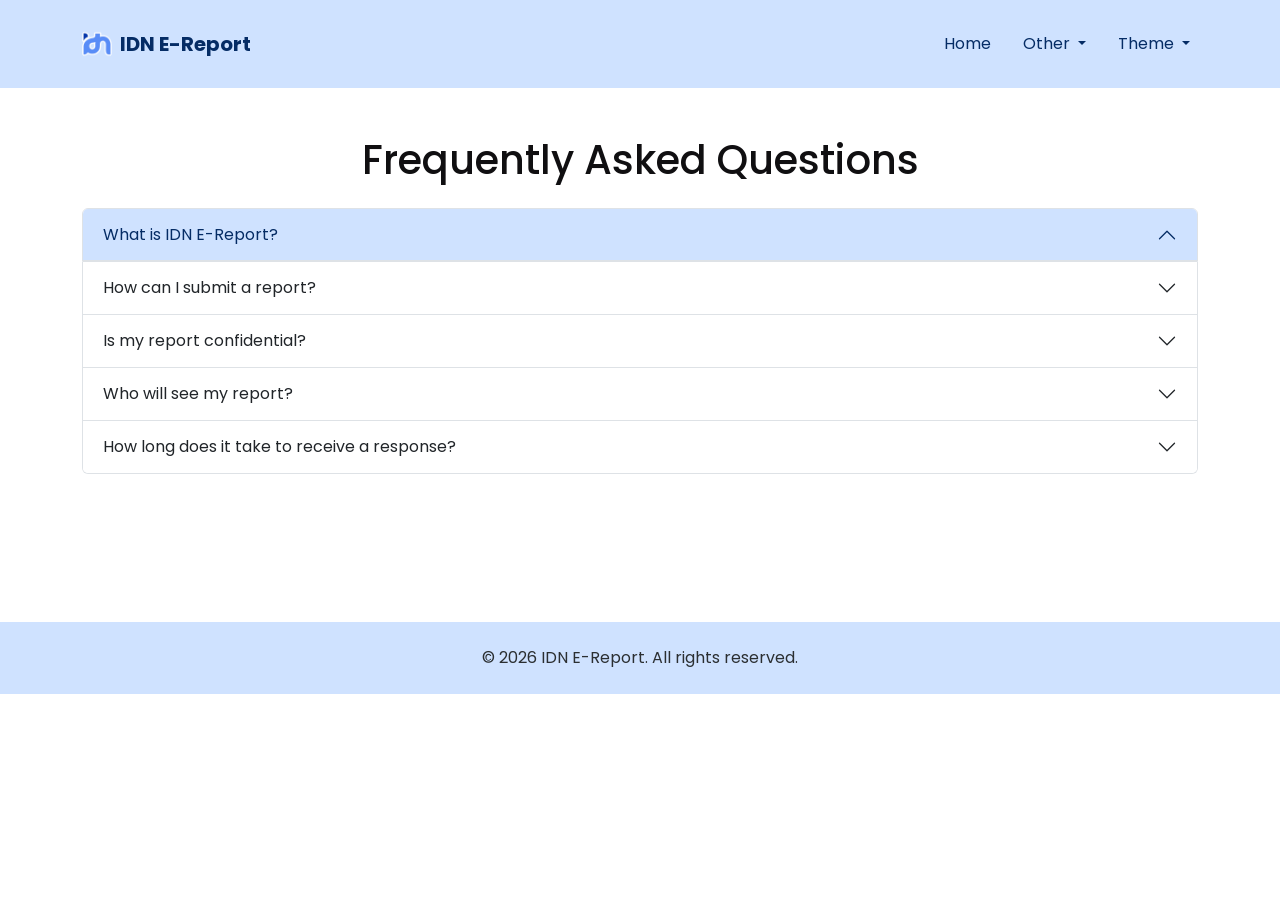
<file: FAQ.html>
<!doctype html>
<html lang="en">
  <head>
    <meta charset="UTF-8" />
    <meta name="viewport" content="width=device-width, initial-scale=1.0" />
    <link
      href="https://cdn.jsdelivr.net/npm/bootstrap@5.3.8/dist/css/bootstrap.min.css"
      rel="stylesheet"
      integrity="sha384-sRIl4kxILFvY47J16cr9ZwB07vP4J8+LH7qKQnuqkuIAvNWLzeN8tE5YBujZqJLB"
      crossorigin="anonymous"
    />
        <link
    rel="stylesheet"
    href="https://cdnjs.cloudflare.com/ajax/libs/animate.css/4.1.1/animate.min.css"
  />
  <link href="https://unpkg.com/aos@2.3.1/dist/aos.css" rel="stylesheet">
    <link rel="stylesheet" href="./assets/style.css" />

    <link
      rel="icon"
      type="image/x-icon"
      href="./assets/image/cropped-Frame-88.png"
    />
    <title>FAQ | IDN E-Report</title>
  </head>
  <body data-theme="bright">
    <!-- navbar -->
    <nav class="navbar navbar-expand-lg bg-primary-subtle py-4">
      <div class="container">
        <a class="navbar-brand d-flex align-items-center gap-2" href="index.html">
          <img
            src="assets/image/cropped-Frame-88.png"
            alt="Logo"
            width="30"
            class="d-inline-block align-text-top rounded"
          />
          <span class="fw-bold text-primary-emphasis">IDN E-Report</span>
        </a>
        <button
          class="navbar-toggler shadow-none"
          type="button"
          data-bs-toggle="collapse"
          data-bs-target="#navbarNavDropdown"
          aria-controls="navbarNavDropdown"
          aria-expanded="false"
          aria-label="Toggle navigation"
        >
          <span class="navbar-toggler-icon"></span>
        </button>
        <div class="collapse navbar-collapse" id="navbarNavDropdown">
          <ul class="navbar-nav ms-auto gap-3 pt-3 pt-lg-0">
            <li class="nav-item">
              <a
                class="nav-link text-primary-emphasis active"
                aria-current="page"
                href="index.html"
                >Home</a
              >
            </li>
            <li class="nav-item dropdown">
              <a
                class="nav-link text-primary-emphasis dropdown-toggle"
                href="#"
                role="button"
                data-bs-toggle="dropdown"
                aria-expanded="false"
              >
                Other
              </a>
              <ul class="dropdown-menu">
                <li><a class="dropdown-item" href="Recent.html">Recent</a></li>
                <li><a class="dropdown-item" href="FAQ.html">FAQ</a></li>
              </ul>
            </li>
            <li class="nav-item dropdown">
              <a
                class="nav-link text-primary-emphasis dropdown-toggle"
                href="#"
                role="button"
                data-bs-toggle="dropdown"
                aria-expanded="false"
              >
                Theme
              </a>

              <ul class="dropdown-menu">
                <li>
                  <a class="dropdown-item theme-option" data-theme="bright">
                    Bright
                  </a>
                </li>

                <li>
                  <a class="dropdown-item theme-option" data-theme="dark">
                    Dark
                  </a>
                </li>
              </ul>
            </li>
          </ul>
        </div>
      </div>
    </nav>

    <!-- FAQ Section -->
    <section class="faq-section py-5">
      <div class="container">
        <h1 data-aos="fade-up" data-aos-duration="3000" data-aos-delay="100" class="text-center mb-4">Frequently Asked Questions</h1>
        <div data-aos="fade-up" data-aos-duration="3000" data-aos-delay="250" class="accordion" id="faqAccordion">
          <div class="accordion-item">
            <h2 class="accordion-header" id="headingOne">
              <button
                class="accordion-button"
                type="button"
                data-bs-toggle="collapse"
                data-bs-target="#collapseOne"
                aria-expanded="true"
                aria-controls="collapseOne"
              >
                What is IDN E-Report?
              </button>
            </h2>
            <div
              id="collapseOne"
              class="accordion-collapse collapse"
              aria-labelledby="headingOne"
              data-bs-parent="#faqAccordion"
            >
              <div class="accordion-body">
                IDN E-Report is a platform that allows users to report issues
                and provide feedback on various topics.
              </div>
            </div>
          </div>
          <div class="accordion-item">
            <h2 class="accordion-header" id="headingTwo">
              <button
                class="accordion-button collapsed"
                type="button"
                data-bs-toggle="collapse"
                data-bs-target="#collapseTwo"
                aria-expanded="false"
                aria-controls="collapseTwo"
              >
                How can I submit a report?
              </button>
            </h2>
            <div
              id="collapseTwo"
              class="accordion-collapse collapse"
              aria-labelledby="headingTwo"
              data-bs-parent="#faqAccordion"
            >
              <div class="accordion-body">
                You can submit a report by clicking on the "Submit Report"
                button on the homepage and filling out the required information.
              </div>
            </div>
          </div>
          <div class="accordion-item">
            <h2 class="accordion-header" id="headingThree">
              <button
                class="accordion-button collapsed"
                type="button"
                data-bs-toggle="collapse"
                data-bs-target="#collapseThree"
                aria-expanded="false"
                aria-controls="collapseThree"
              >
                Is my report confidential?
              </button>
            </h2>
            <div
              id="collapseThree"
              class="accordion-collapse collapse"
              aria-labelledby="headingThree"
              data-bs-parent="#faqAccordion"
            >
              <div class="accordion-body">
                Yes, all reports submitted through IDN E-Report are treated with
                strict confidentiality.
              </div>
            </div>
          </div>
          <div class="accordion-item">
            <h2 class="accordion-header" id="headingFour">
              <button
                class="accordion-button collapsed"
                type="button"
                data-bs-toggle="collapse"
                data-bs-target="#collapsefour"
                aria-expanded="false"
                aria-controls="collapsefour"
              >
                Who will see my report?
              </button>
            </h2>
            <div
              id="collapsefour"
              class="accordion-collapse collapse"
              aria-labelledby="headingFour"
              data-bs-parent="#faqAccordion"
            >
              <div class="accordion-body">
                Reports are handled by authorized school staff responsible for reviewing and following up on submitted reports.
              </div>
            </div>
          </div>
          <div class="accordion-item">
            <h2 class="accordion-header" id="headingFive">
              <button
                class="accordion-button collapsed"
                type="button"
                data-bs-toggle="collapse"
                data-bs-target="#collapsefive"
                aria-expanded="false"
                aria-controls="collapsefive"
              >
                How long does it take to receive a response?
              </button>
            </h2>
            <div
              id="collapsefive"
              class="accordion-collapse collapse"
              aria-labelledby="headingFive"
              data-bs-parent="#faqAccordion"
            >
              <div class="accordion-body">
               The response time may vary depending on the type and complexity of the report. Each report will be reviewed and handled according to its priority.
              </div>
            </div>
          </div>
        </div>
      </div>
    </section>

    <!-- footer -->
    <footer class="bg-primary-subtle py-4 ">
      <div class="container text-center">
        <p class="mb-0 text-secondary-emphasis">
          &copy; 2026 IDN E-Report. All rights reserved.
        </p>
      </div>
    </footer>

    <!-- JavaScript Bundle with Popper -->
    <script
      src="https://cdn.jsdelivr.net/npm/@popperjs/core@2.11.8/dist/umd/popper.min.js"
      integrity="sha384-I7E8VVD/ismYTF4hNIPjVp/Zjvgyol6VFvRkX/vR+Vc4jQkC+hVqc2pM8ODewa9r"
      crossorigin="anonymous"
    ></script>
    <script
      src="https://cdn.jsdelivr.net/npm/bootstrap@5.3.8/dist/js/bootstrap.min.js"
      integrity="sha384-G/EV+4j2dNv+tEPo3++6LCgdCROaejBqfUeNjuKAiuXbjrxilcCdDz6ZAVfHWe1Y"
      crossorigin="anonymous"
    ></script>
     <script src="https://unpkg.com/aos@2.3.1/dist/aos.js"></script>
    <script>
  AOS.init();
</script>


    <script>
      document.addEventListener("DOMContentLoaded", () => {
        const themeOptions = document.querySelectorAll(".theme-option");
        const heroImage = document.getElementById("heroImage");

        const savedTheme = localStorage.getItem("portfolio_theme") || "bright";

        // Terapkan theme + gambar saat pertama kali halaman dibuka
        setTheme(savedTheme, false);

        themeOptions.forEach((option) => {
          option.addEventListener("click", (event) => {
            event.preventDefault();

            const selectedTheme = option.dataset.theme;

            setTheme(selectedTheme, true);

            localStorage.setItem("portfolio_theme", selectedTheme);
          });
        });

        function setTheme(theme, animate = true) {
          // Pastikan theme valid
          if (theme !== "bright" && theme !== "dark") {
            theme = "bright";
          }

          const imageSrc =
            theme === "dark"
              ? "assets/image/hero-dark.png"
              : "assets/image/hero-bright.svg";

          // FIRST LOAD
          if (!animate) {
            document.body.setAttribute("data-theme", theme);

            if (heroImage) {
              heroImage.src = imageSrc;
            }

            return;
          }

          // THEME CHANGE ANIMATION
          if (heroImage) {
            heroImage.classList.add("theme-changing");
          }

          setTimeout(() => {
            document.body.setAttribute("data-theme", theme);

            if (heroImage) {
              heroImage.src = imageSrc;
            }

            requestAnimationFrame(() => {
              if (heroImage) {
                heroImage.classList.remove("theme-changing");
              }
            });
          }, 250);
        }
      });
    </script>
  </body>
</html
</file>
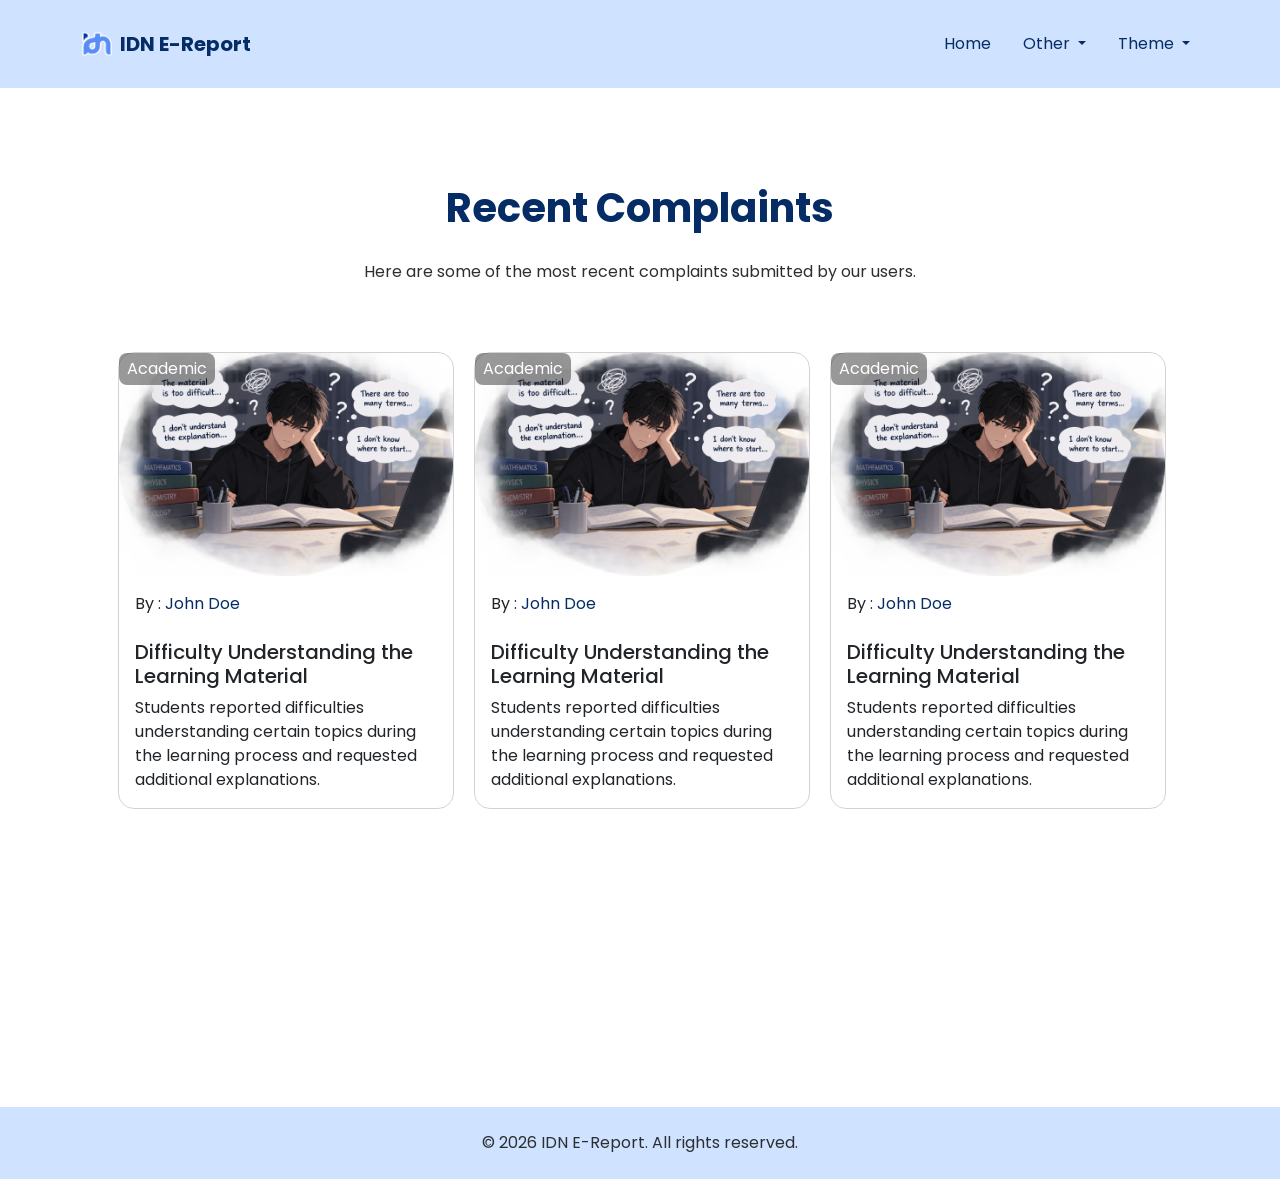
<file: Recent.html>
<!doctype html>
<html lang="en">
  <head>
    <meta charset="UTF-8" />
    <meta name="viewport" content="width=device-width, initial-scale=1.0" />
    <link
      href="https://cdn.jsdelivr.net/npm/bootstrap@5.3.8/dist/css/bootstrap.min.css"
      rel="stylesheet"
      integrity="sha384-sRIl4kxILFvY47J16cr9ZwB07vP4J8+LH7qKQnuqkuIAvNWLzeN8tE5YBujZqJLB"
      crossorigin="anonymous"
    />
    <link
      rel="stylesheet"
      href="https://cdnjs.cloudflare.com/ajax/libs/animate.css/4.1.1/animate.min.css"
    />
    <link href="https://unpkg.com/aos@2.3.1/dist/aos.css" rel="stylesheet" />
    <link rel="stylesheet" href="./assets/style.css" />

    <link
      rel="icon"
      type="image/x-icon"
      href="./assets/image/cropped-Frame-88.png"
    />
    <title>Recent | IDN E-Report</title>
  </head>
  <body data-theme="bright">
    <!-- navbar -->
    <nav class="navbar navbar-expand-lg bg-primary-subtle py-4">
      <div class="container">
        <a class="navbar-brand d-flex align-items-center gap-2" href="index.html">
          <img
            src="assets/image/cropped-Frame-88.png"
            alt="Logo"
            width="30"
            class="d-inline-block align-text-top rounded"
          />
          <span class="fw-bold text-primary-emphasis">IDN E-Report</span>
        </a>
        <button
          class="navbar-toggler shadow-none"
          type="button"
          data-bs-toggle="collapse"
          data-bs-target="#navbarNavDropdown"
          aria-controls="navbarNavDropdown"
          aria-expanded="false"
          aria-label="Toggle navigation"
        >
          <span class="navbar-toggler-icon"></span>
        </button>
        <div class="collapse navbar-collapse" id="navbarNavDropdown">
          <ul class="navbar-nav ms-auto gap-3 pt-3 pt-lg-0">
            <li class="nav-item">
              <a
                class="nav-link text-primary-emphasis active"
                aria-current="page"
                href="index.html"
                >Home</a
              >
            </li>
            <li class="nav-item dropdown">
              <a
                class="nav-link text-primary-emphasis dropdown-toggle"
                href="#"
                role="button"
                data-bs-toggle="dropdown"
                aria-expanded="false"
              >
                Other
              </a>
              <ul class="dropdown-menu">
                <li><a class="dropdown-item" href="Recent.html">Recent</a></li>
                <li><a class="dropdown-item" href="FAQ.html">FAQ</a></li>
              </ul>
            </li>
            <li class="nav-item dropdown">
              <a
                class="nav-link text-primary-emphasis dropdown-toggle"
                href="#"
                role="button"
                data-bs-toggle="dropdown"
                aria-expanded="false"
              >
                Theme
              </a>

              <ul class="dropdown-menu">
                <li>
                  <a class="dropdown-item theme-option" data-theme="bright">
                    Bright
                  </a>
                </li>

                <li>
                  <a class="dropdown-item theme-option" data-theme="dark">
                    Dark
                  </a>
                </li>
              </ul>
            </li>
          </ul>
        </div>
      </div>
    </nav>

    <!-- recent -->
    <section id="recent" class="py-5">
      <div class="container p-5">
        <div class="row text-center mb-5">
          <div class="col">
            <h1
              data-aos="fade-up"
              data-aos-duration="3000"
              data-aos-delay="100"
              class="fw-bold text-primary-emphasis mb-4"
            >
              Recent Complaints
            </h1>
            <p
              data-aos="fade-up"
              data-aos-duration="3000"
              data-aos-delay="250"
              class="text-secondary-emphasis lh-lg fs-6"
            >
              Here are some of the most recent complaints submitted by our
              users.
            </p>
          </div>
        </div>

        <div
          data-aos="fade-up"
          data-aos-duration="3000"
          data-aos-delay="400"
          class="service row mb-5 justify-content-center"
        >
          <div class="col-12 col-md-6 col-lg-4 mb-4">
            <div
              class="card border-1 rounded-4"
              style="width: 21rem; background-color: transparent"
            >
              <div
                style="background-color: rgba(0, 0, 0, 0.4)"
                class="position-absolute px-2 py-1 rounded-3"
              >
                <a href="#" class="text-white" style="text-decoration: none"
                  >Academic</a
                >
              </div>
              <img
                src="assets/image/ChatGPT Image 10 Sep 2026, 14.42.06.png"
                class="card-img-top"
                alt="..."
              />
              <div class="card-body">
                <p class="mb-4">
                  By :
                  <a
                    href="#"
                    class="text-primary-emphasis"
                    style="text-decoration: none"
                    >John Doe</a
                  >
                </p>
                <h5 class="card-title">
                  Difficulty Understanding the Learning Material
                </h5>
                <p class="card-text">
                  Students reported difficulties understanding certain topics
                  during the learning process and requested additional
                  explanations.
                </p>
              </div>
            </div>
          </div>

          <div class="col-12 col-md-6 col-lg-4 mb-4">
            <div
              class="card border-1 rounded-4"
              style="width: 21rem; background-color: transparent"
            >
              <div
                style="background-color: rgba(0, 0, 0, 0.4)"
                class="position-absolute px-2 py-1 rounded-3"
              >
                <a href="#" class="text-white" style="text-decoration: none"
                  >Academic</a
                >
              </div>
              <img
                src="assets/image/ChatGPT Image 10 Sep 2026, 14.42.06.png"
                class="card-img-top"
                alt="..."
              />
              <div class="card-body">
                <p class="mb-4">
                  By :
                  <a
                    href="#"
                    class="text-primary-emphasis"
                    style="text-decoration: none"
                    >John Doe</a
                  >
                </p>
                <h5 class="card-title">
                  Difficulty Understanding the Learning Material
                </h5>
                <p class="card-text">
                  Students reported difficulties understanding certain topics
                  during the learning process and requested additional
                  explanations.
                </p>
              </div>
            </div>
          </div>

          <div class="col-12 col-md-6 col-lg-4 mb-4">
            <div
              class="card border-1 rounded-4"
              style="width: 21rem; background-color: transparent"
            >
              <div
                style="background-color: rgba(0, 0, 0, 0.4)"
                class="position-absolute px-2 py-1 rounded-3"
              >
                <a href="#" class="text-white" style="text-decoration: none"
                  >Academic</a
                >
              </div>
              <img
                src="assets/image/ChatGPT Image 10 Sep 2026, 14.42.06.png"
                class="card-img-top"
                alt="..."
              />
              <div class="card-body">
                <p class="mb-4">
                  By :
                  <a
                    href="#"
                    class="text-primary-emphasis"
                    style="text-decoration: none"
                    >John Doe</a
                  >
                </p>
                <h5 class="card-title">
                  Difficulty Understanding the Learning Material
                </h5>
                <p class="card-text">
                  Students reported difficulties understanding certain topics
                  during the learning process and requested additional
                  explanations.
                </p>
              </div>
            </div>
          </div>
        </div>
        <a
          data-aos="fade-up"
          data-aos-duration="3000"
          data-aos-delay="350"
          class="d-flex justify-content-center link-offset-2 link-offset-3-hover link-underline link-underline-opacity-0 link-underline-opacity-75-hover"
          href="reports.html"
        >
          <span class="fw-bold text-primary-emphasis fs-5">See More</span>
          <svg
            xmlns="http://www.w3.org/2000/svg"
            width="16"
            height="16"
            fill="currentColor"
            class="bi bi-arrow-right ms-2 mt-1"
            viewBox="0 0 16 16"
          >
            <path
              fill-rule="evenodd"
              d="M1 8a.5.5 0 0 1 .5-.5h11.793l-3.147-3.146a.5.5 0 0 1 .708-.708l4 4a.5.5 0 0 1 0 .708l-4 4a.5.5 0 0 1-.708-.708L13.293 8.5H1.5A.5.5 0 0 1 1 8z"
            />
          </svg>
        </a>
      </div>
    </section>

    <!-- footer -->
    <footer class="bg-primary-subtle py-4">
      <div class="container text-center">
        <p class="mb-0 text-secondary-emphasis">
          &copy; 2026 IDN E-Report. All rights reserved.
        </p>
      </div>
    </footer>

    <!-- JavaScript Bundle with Popper -->
    <script
      src="https://cdn.jsdelivr.net/npm/@popperjs/core@2.11.8/dist/umd/popper.min.js"
      integrity="sha384-I7E8VVD/ismYTF4hNIPjVp/Zjvgyol6VFvRkX/vR+Vc4jQkC+hVqc2pM8ODewa9r"
      crossorigin="anonymous"
    ></script>
    <script
      src="https://cdn.jsdelivr.net/npm/bootstrap@5.3.8/dist/js/bootstrap.min.js"
      integrity="sha384-G/EV+4j2dNv+tEPo3++6LCgdCROaejBqfUeNjuKAiuXbjrxilcCdDz6ZAVfHWe1Y"
      crossorigin="anonymous"
    ></script>
    <script src="https://unpkg.com/aos@2.3.1/dist/aos.js"></script>
    <script>
      AOS.init();
    </script>

    <script>
      document.addEventListener("DOMContentLoaded", () => {
        const themeOptions = document.querySelectorAll(".theme-option");
        const heroImage = document.getElementById("heroImage");

        const savedTheme = localStorage.getItem("portfolio_theme") || "bright";

        // Terapkan theme + gambar saat pertama kali halaman dibuka
        setTheme(savedTheme, false);

        themeOptions.forEach((option) => {
          option.addEventListener("click", (event) => {
            event.preventDefault();

            const selectedTheme = option.dataset.theme;

            setTheme(selectedTheme, true);

            localStorage.setItem("portfolio_theme", selectedTheme);
          });
        });

        function setTheme(theme, animate = true) {
          // Pastikan theme valid
          if (theme !== "bright" && theme !== "dark") {
            theme = "bright";
          }

          const imageSrc =
            theme === "dark"
              ? "assets/image/hero-dark.png"
              : "assets/image/hero-bright.svg";

          // FIRST LOAD
          if (!animate) {
            document.body.setAttribute("data-theme", theme);

            if (heroImage) {
              heroImage.src = imageSrc;
            }

            return;
          }

          // THEME CHANGE ANIMATION
          if (heroImage) {
            heroImage.classList.add("theme-changing");
          }

          setTimeout(() => {
            document.body.setAttribute("data-theme", theme);

            if (heroImage) {
              heroImage.src = imageSrc;
            }

            requestAnimationFrame(() => {
              if (heroImage) {
                heroImage.classList.remove("theme-changing");
              }
            });
          }, 250);
        }
      });
    </script>
  </body>
</html>
</file>
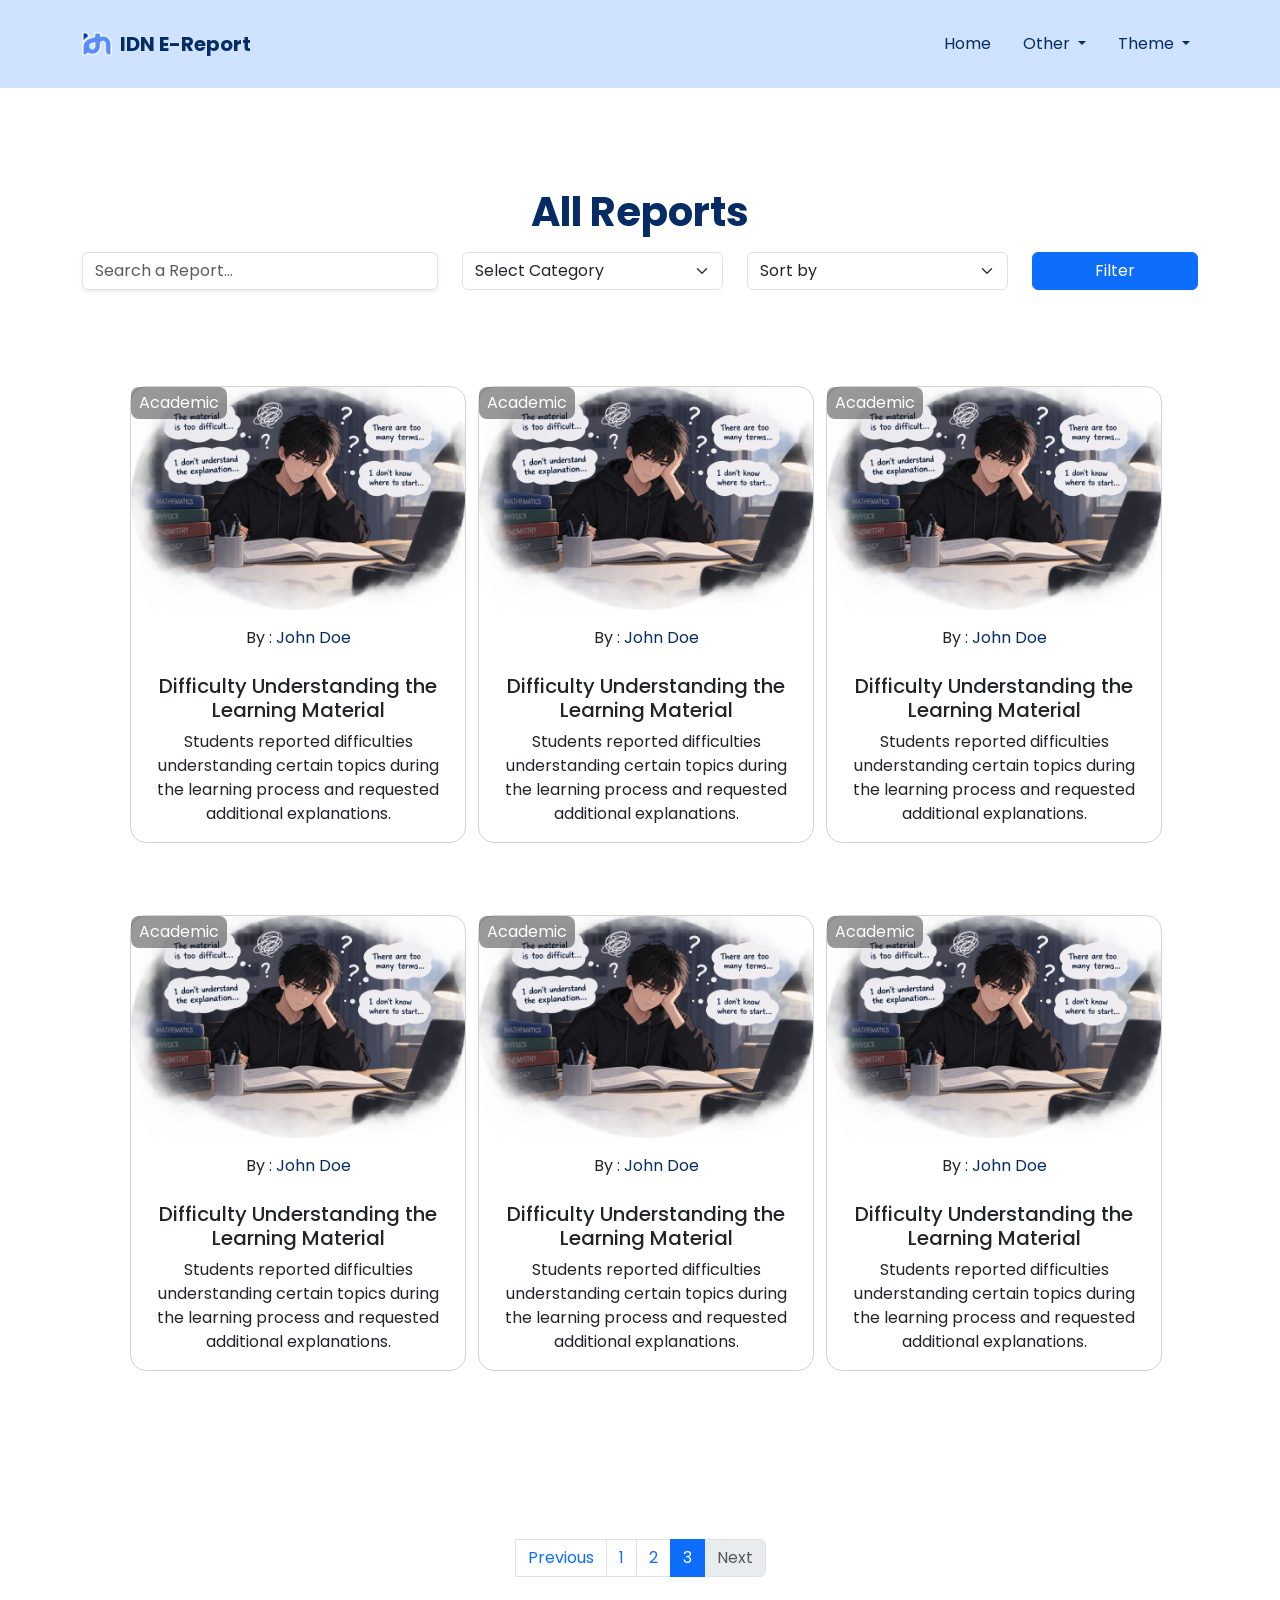
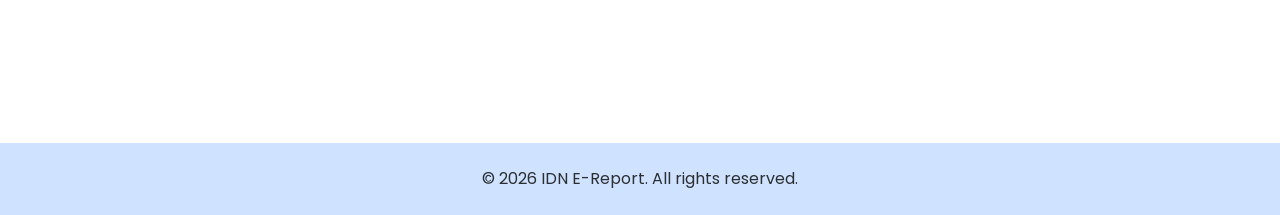
<file: reports copy 2.html>
<!doctype html>
<html lang="en">
  <head>
    <meta charset="UTF-8" />
    <meta name="viewport" content="width=device-width, initial-scale=1.0" />
    <link
      href="https://cdn.jsdelivr.net/npm/bootstrap@5.3.8/dist/css/bootstrap.min.css"
      rel="stylesheet"
      integrity="sha384-sRIl4kxILFvY47J16cr9ZwB07vP4J8+LH7qKQnuqkuIAvNWLzeN8tE5YBujZqJLB"
      crossorigin="anonymous"
    />
    <link
      rel="stylesheet"
      href="https://cdnjs.cloudflare.com/ajax/libs/animate.css/4.1.1/animate.min.css"
    />
    <link href="https://unpkg.com/aos@2.3.1/dist/aos.css" rel="stylesheet" />
    <link rel="stylesheet" href="./assets/style.css" />

    <link
      rel="icon"
      type="image/x-icon"
      href="./assets/image/cropped-Frame-88.png"
    />
    <title>Recent | IDN E-Report</title>
  </head>
  <body data-theme="bright">
    <!-- navbar -->
    <nav class="navbar navbar-expand-lg bg-primary-subtle py-4">
      <div class="container">
        <a class="navbar-brand d-flex align-items-center gap-2" href="index.html">
          <img
            src="assets/image/cropped-Frame-88.png"
            alt="Logo"
            width="30"
            class="d-inline-block align-text-top rounded"
          />
          <span class="fw-bold text-primary-emphasis">IDN E-Report</span>
        </a>
        <button
          class="navbar-toggler shadow-none"
          type="button"
          data-bs-toggle="collapse"
          data-bs-target="#navbarNavDropdown"
          aria-controls="navbarNavDropdown"
          aria-expanded="false"
          aria-label="Toggle navigation"
        >
          <span class="navbar-toggler-icon"></span>
        </button>
        <div class="collapse navbar-collapse" id="navbarNavDropdown">
          <ul class="navbar-nav ms-auto gap-3 pt-3 pt-lg-0">
            <li class="nav-item">
              <a
                class="nav-link text-primary-emphasis active"
                aria-current="page"
                href="index.html"
                >Home</a
              >
            </li>
            <li class="nav-item dropdown">
              <a
                class="nav-link text-primary-emphasis dropdown-toggle"
                href="#"
                role="button"
                data-bs-toggle="dropdown"
                aria-expanded="false"
              >
                Other
              </a>
              <ul class="dropdown-menu">
                <li><a class="dropdown-item" href="Recent.html">Recent</a></li>
                <li><a class="dropdown-item" href="FAQ.html">FAQ</a></li>
              </ul>
            </li>
            <li class="nav-item dropdown">
              <a
                class="nav-link text-primary-emphasis dropdown-toggle"
                href="#"
                role="button"
                data-bs-toggle="dropdown"
                aria-expanded="false"
              >
                Theme
              </a>

              <ul class="dropdown-menu">
                <li>
                  <a class="dropdown-item theme-option" data-theme="bright">
                    Bright
                  </a>
                </li>

                <li>
                  <a class="dropdown-item theme-option" data-theme="dark">
                    Dark
                  </a>
                </li>
              </ul>
            </li>
          </ul>
        </div>
      </div>
    </nav>

    <!-- reports -->
    <section id="reports">
      <div class="container">
        <div class="text-center">
          <h1 class="fw-bold text-primary-emphasis">All Reports</h1>
          <p class="text-muted lh-lg"></p>

          <div class="row nt-5 gap-3 gap-md-0">
            <div class="col-md-4">
              <input
                type="text"
                class="form-control shadow-sm"
                placeholder="Search a Report..."
              />
            </div>
            <div class="col-md-3">
              <select class="form-select">
                <option value="">Select Category</option>
                <option value="">Academic</option>
                <option value="">Fasility</option>
              </select>
            </div>
            <div class="col-md-3">
              <select class="form-select">
                <option value="">Sort by</option>
                <option value="">Popular</option>
                <option value="">Latest</option>
                <option value="">Longest</option>
              </select>
            </div>
            <div id="button" class="col-md-2">
              <button class="btn btn-primary w-100">
                <i class="fa-solid fa-filter"></i>
                Filter
              </button>
            </div>

            <section id="recent" class="py-5">
              <div class="container p-5">              
                <div
                  class="service row mb-5 justify-content-center"
                >
                  <div class="col-12 col-md-6 col-lg-4 mb-4">
                    <div
                      class="card border-1 rounded-4"
                      style="width: 21rem; background-color: transparent"
                    >
                      <div
                        style="background-color: rgba(0, 0, 0, 0.4)"
                        class="position-absolute px-2 py-1 rounded-3"
                      >
                        <a
                          href="#"
                          class="text-white"
                          style="text-decoration: none"
                          >Academic</a
                        >
                      </div>
                      <img
                        src="assets/image/ChatGPT Image 10 Sep 2026, 14.42.06.png"
                        class="card-img-top"
                        alt="..."
                      />
                      <div class="card-body">
                        <p class="mb-4">
                          By :
                          <a
                            href="#"
                            class="text-primary-emphasis"
                            style="text-decoration: none"
                            >John Doe</a
                          >
                        </p>
                        <h5 class="card-title">
                          Difficulty Understanding the Learning Material
                        </h5>
                        <p class="card-text">
                          Students reported difficulties understanding certain
                          topics during the learning process and requested
                          additional explanations.
                        </p>
                      </div>
                    </div>
                  </div>

                  <div class="col-12 col-md-6 col-lg-4 mb-4">
                    <div
                      class="card border-1 rounded-4"
                      style="width: 21rem; background-color: transparent"
                    >
                      <div
                        style="background-color: rgba(0, 0, 0, 0.4)"
                        class="position-absolute px-2 py-1 rounded-3"
                      >
                        <a
                          href="#"
                          class="text-white"
                          style="text-decoration: none"
                          >Academic</a
                        >
                      </div>
                      <img
                        src="assets/image/ChatGPT Image 10 Sep 2026, 14.42.06.png"
                        class="card-img-top"
                        alt="..."
                      />
                      <div class="card-body">
                        <p class="mb-4">
                          By :
                          <a
                            href="#"
                            class="text-primary-emphasis"
                            style="text-decoration: none"
                            >John Doe</a
                          >
                        </p>
                        <h5 class="card-title">
                          Difficulty Understanding the Learning Material
                        </h5>
                        <p class="card-text">
                          Students reported difficulties understanding certain
                          topics during the learning process and requested
                          additional explanations.
                        </p>
                      </div>
                    </div>
                  </div>

                  <div class="col-12 col-md-6 col-lg-4 mb-4">
                    <div
                      class="card border-1 rounded-4"
                      style="width: 21rem; background-color: transparent"
                    >
                      <div
                        style="background-color: rgba(0, 0, 0, 0.4)"
                        class="position-absolute px-2 py-1 rounded-3"
                      >
                        <a
                          href="#"
                          class="text-white"
                          style="text-decoration: none"
                          >Academic</a
                        >
                      </div>
                      <img
                        src="assets/image/ChatGPT Image 10 Sep 2026, 14.42.06.png"
                        class="card-img-top"
                        alt="..."
                      />
                      <div class="card-body">
                        <p class="mb-4">
                          By :
                          <a
                            href="#"
                            class="text-primary-emphasis"
                            style="text-decoration: none"
                            >John Doe</a
                          >
                        </p>
                        <h5 class="card-title">
                          Difficulty Understanding the Learning Material
                        </h5>
                        <p class="card-text">
                          Students reported difficulties understanding certain
                          topics during the learning process and requested
                          additional explanations.
                        </p>
                      </div>
                    </div>
                  </div>
                </div>
                <div
                  class="service row mb-5 justify-content-center"
                >
                  <div class="col-12 col-md-6 col-lg-4 mb-4">
                    <div
                      class="card border-1 rounded-4"
                      style="width: 21rem; background-color: transparent"
                    >
                      <div
                        style="background-color: rgba(0, 0, 0, 0.4)"
                        class="position-absolute px-2 py-1 rounded-3"
                      >
                        <a
                          href="#"
                          class="text-white"
                          style="text-decoration: none"
                          >Academic</a
                        >
                      </div>
                      <img
                        src="assets/image/ChatGPT Image 10 Sep 2026, 14.42.06.png"
                        class="card-img-top"
                        alt="..."
                      />
                      <div class="card-body">
                        <p class="mb-4">
                          By :
                          <a
                            href="#"
                            class="text-primary-emphasis"
                            style="text-decoration: none"
                            >John Doe</a
                          >
                        </p>
                        <h5 class="card-title">
                          Difficulty Understanding the Learning Material
                        </h5>
                        <p class="card-text">
                          Students reported difficulties understanding certain
                          topics during the learning process and requested
                          additional explanations.
                        </p>
                      </div>
                    </div>
                  </div>

                  <div class="col-12 col-md-6 col-lg-4 mb-4">
                    <div
                      class="card border-1 rounded-4"
                      style="width: 21rem; background-color: transparent"
                    >
                      <div
                        style="background-color: rgba(0, 0, 0, 0.4)"
                        class="position-absolute px-2 py-1 rounded-3"
                      >
                        <a
                          href="#"
                          class="text-white"
                          style="text-decoration: none"
                          >Academic</a
                        >
                      </div>
                      <img
                        src="assets/image/ChatGPT Image 10 Sep 2026, 14.42.06.png"
                        class="card-img-top"
                        alt="..."
                      />
                      <div class="card-body">
                        <p class="mb-4">
                          By :
                          <a
                            href="#"
                            class="text-primary-emphasis"
                            style="text-decoration: none"
                            >John Doe</a
                          >
                        </p>
                        <h5 class="card-title">
                          Difficulty Understanding the Learning Material
                        </h5>
                        <p class="card-text">
                          Students reported difficulties understanding certain
                          topics during the learning process and requested
                          additional explanations.
                        </p>
                      </div>
                    </div>
                  </div>

                  <div class="col-12 col-md-6 col-lg-4 mb-4">
                    <div
                      class="card border-1 rounded-4"
                      style="width: 21rem; background-color: transparent"
                    >
                      <div
                        style="background-color: rgba(0, 0, 0, 0.4)"
                        class="position-absolute px-2 py-1 rounded-3"
                      >
                        <a
                          href="#"
                          class="text-white"
                          style="text-decoration: none"
                          >Academic</a
                        >
                      </div>
                      <img
                        src="assets/image/ChatGPT Image 10 Sep 2026, 14.42.06.png"
                        class="card-img-top"
                        alt="..."
                      />
                      <div class="card-body">
                        <p class="mb-4">
                          By :
                          <a
                            href="#"
                            class="text-primary-emphasis"
                            style="text-decoration: none"
                            >John Doe</a
                          >
                        </p>
                        <h5 class="card-title">
                          Difficulty Understanding the Learning Material
                        </h5>
                        <p class="card-text">
                          Students reported difficulties understanding certain
                          topics during the learning process and requested
                          additional explanations.
                        </p>
                      </div>
                    </div>
                  </div>
                </div>
              </div>
            </section>


            <nav aria-label="Page navigation example">
              <ul class="pagination justify-content-center">
                <a class="page-link" href="reports copy.html">Previous</a>
              </li>
              <li class="page-item"><a class="page-link" href="reports copy.html">1</a></li>
              <li class="page-item"><a class="page-link" href="reports copy 2.html">2</a></li>
              <li class="page-item active"><a class="page-link" href="reports.html">3</a></li>
              <li class="page-item">
                  <li class="page-item disabled">
                  <a class="page-link" href="#">Next</a>
                </li>
              </ul>
            </nav>
          </div>
        </div>
      </div>
    </section>

    <!-- footer -->
    <footer class="bg-primary-subtle py-4">
      <div class="container text-center">
        <p class="mb-0 text-secondary-emphasis">
          &copy; 2026 IDN E-Report. All rights reserved.
        </p>
      </div>
    </footer>

    <!-- JavaScript Bundle with Popper -->
    <script
      src="https://cdn.jsdelivr.net/npm/@popperjs/core@2.11.8/dist/umd/popper.min.js"
      integrity="sha384-I7E8VVD/ismYTF4hNIPjVp/Zjvgyol6VFvRkX/vR+Vc4jQkC+hVqc2pM8ODewa9r"
      crossorigin="anonymous"
    ></script>
    <script
      src="https://cdn.jsdelivr.net/npm/bootstrap@5.3.8/dist/js/bootstrap.min.js"
      integrity="sha384-G/EV+4j2dNv+tEPo3++6LCgdCROaejBqfUeNjuKAiuXbjrxilcCdDz6ZAVfHWe1Y"
      crossorigin="anonymous"
    ></script>
    <script src="https://unpkg.com/aos@2.3.1/dist/aos.js"></script>
    <script>
      AOS.init();
    </script>

    <script>
      document.addEventListener("DOMContentLoaded", () => {
        const themeOptions = document.querySelectorAll(".theme-option");
        const heroImage = document.getElementById("heroImage");

        const savedTheme = localStorage.getItem("portfolio_theme") || "bright";

        // Terapkan theme + gambar saat pertama kali halaman dibuka
        setTheme(savedTheme, false);

        themeOptions.forEach((option) => {
          option.addEventListener("click", (event) => {
            event.preventDefault();

            const selectedTheme = option.dataset.theme;

            setTheme(selectedTheme, true);

            localStorage.setItem("portfolio_theme", selectedTheme);
          });
        });

        function setTheme(theme, animate = true) {
          // Pastikan theme valid
          if (theme !== "bright" && theme !== "dark") {
            theme = "bright";
          }

          const imageSrc =
            theme === "dark"
              ? "assets/image/hero-dark.png"
              : "assets/image/hero-bright.svg";

          // FIRST LOAD
          if (!animate) {
            document.body.setAttribute("data-theme", theme);

            if (heroImage) {
              heroImage.src = imageSrc;
            }

            return;
          }

          // THEME CHANGE ANIMATION
          if (heroImage) {
            heroImage.classList.add("theme-changing");
          }

          setTimeout(() => {
            document.body.setAttribute("data-theme", theme);

            if (heroImage) {
              heroImage.src = imageSrc;
            }

            requestAnimationFrame(() => {
              if (heroImage) {
                heroImage.classList.remove("theme-changing");
              }
            });
          }, 250);
        }
      });
    </script>
  </body>
</html>
</file>
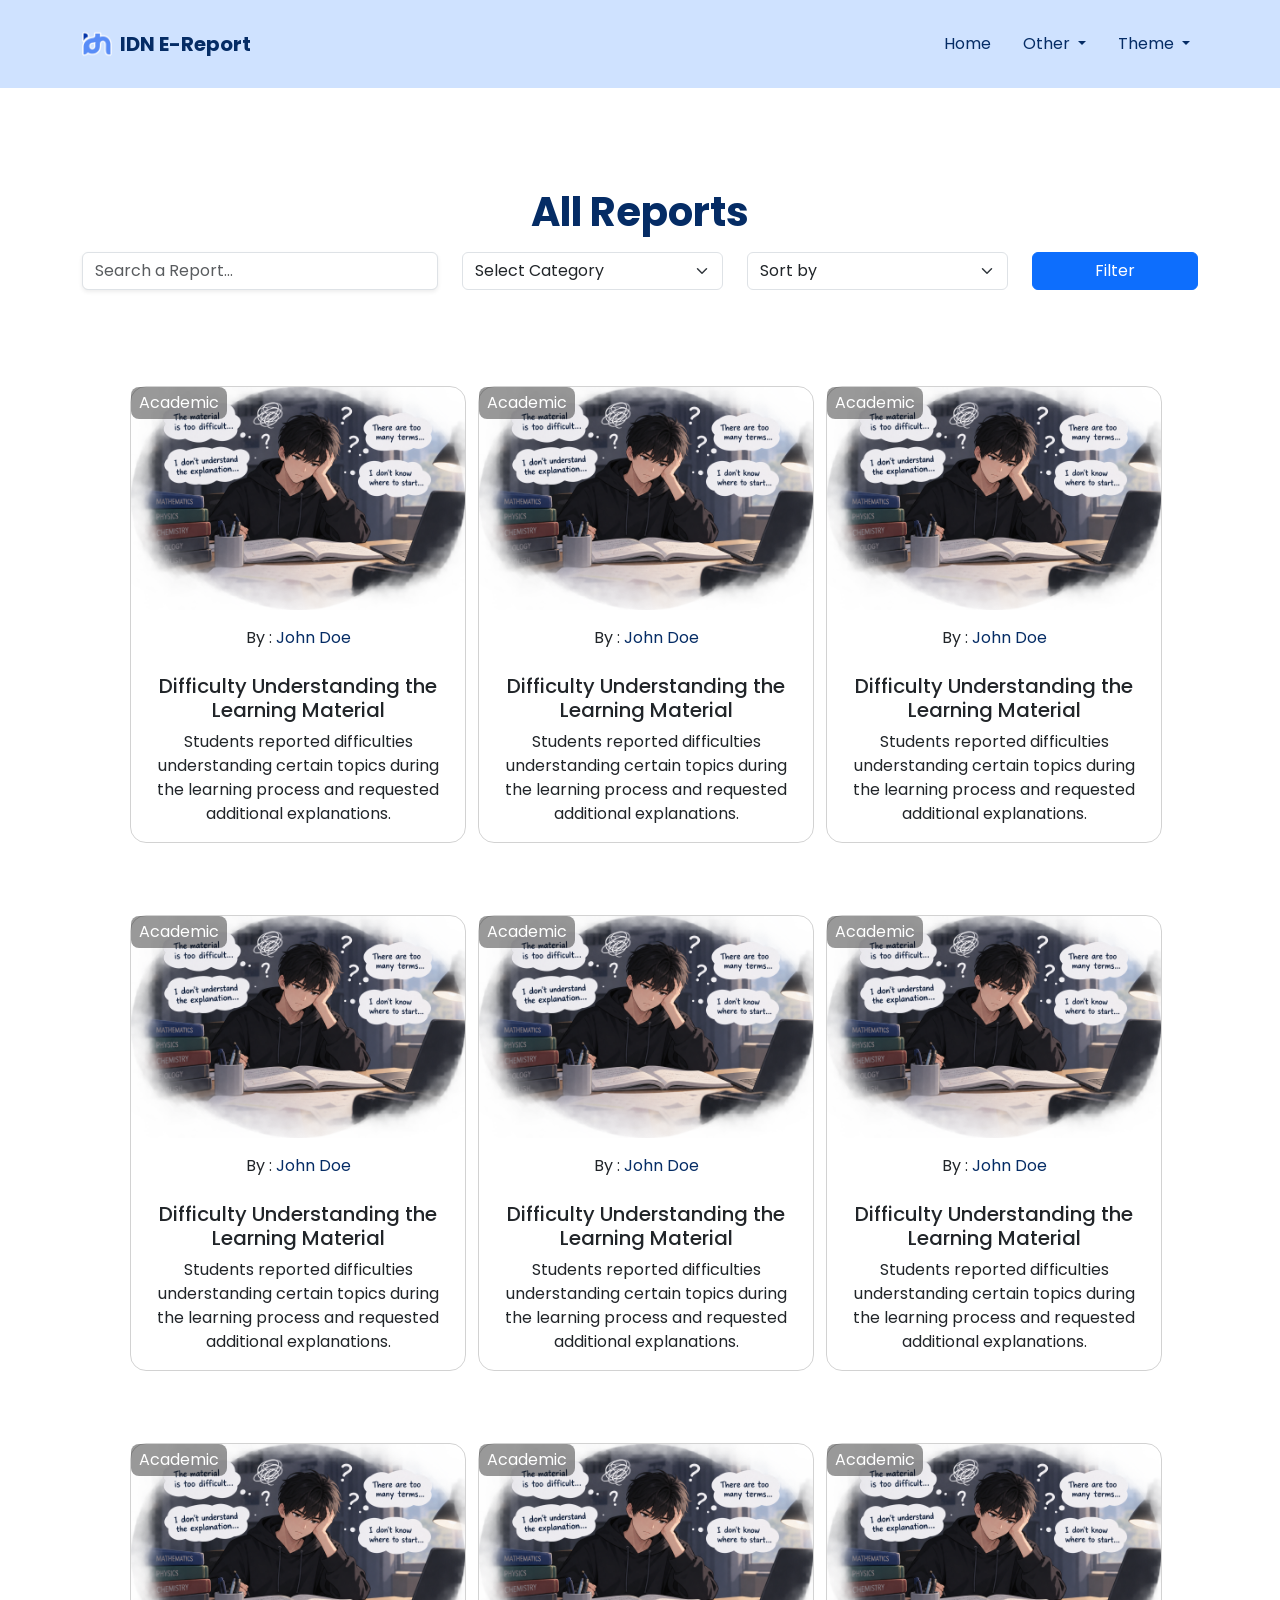
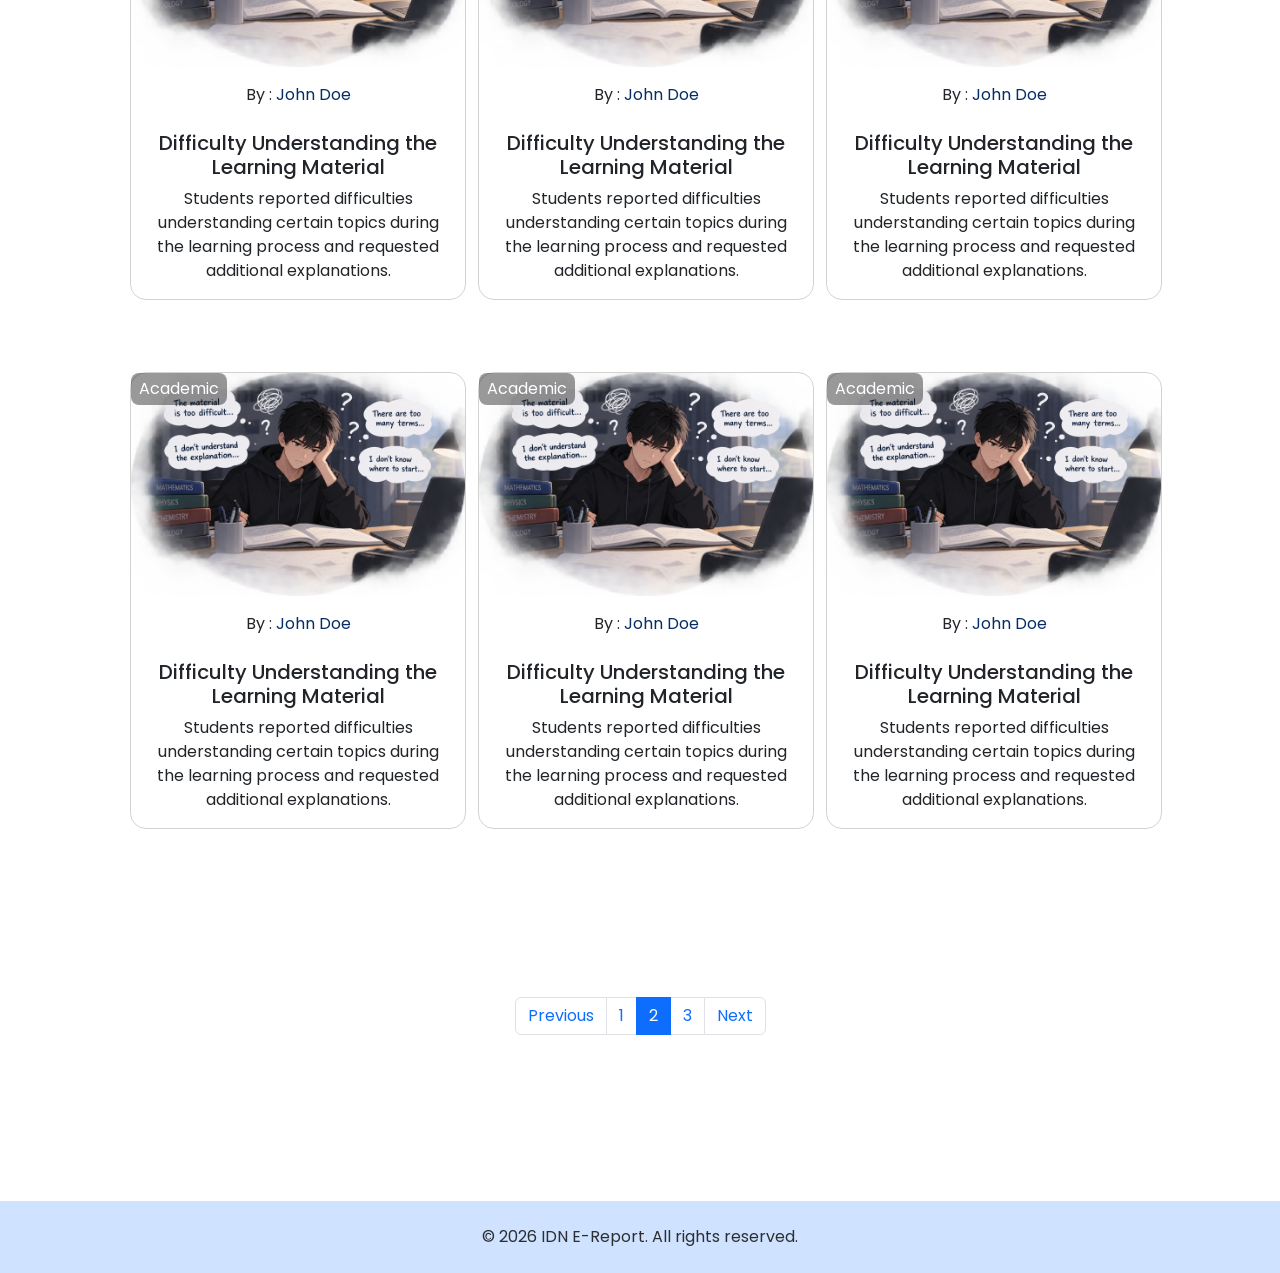
<file: reports copy.html>
<!doctype html>
<html lang="en">
  <head>
    <meta charset="UTF-8" />
    <meta name="viewport" content="width=device-width, initial-scale=1.0" />
    <link
      href="https://cdn.jsdelivr.net/npm/bootstrap@5.3.8/dist/css/bootstrap.min.css"
      rel="stylesheet"
      integrity="sha384-sRIl4kxILFvY47J16cr9ZwB07vP4J8+LH7qKQnuqkuIAvNWLzeN8tE5YBujZqJLB"
      crossorigin="anonymous"
    />
    <link
      rel="stylesheet"
      href="https://cdnjs.cloudflare.com/ajax/libs/animate.css/4.1.1/animate.min.css"
    />
    <link href="https://unpkg.com/aos@2.3.1/dist/aos.css" rel="stylesheet" />
    <link rel="stylesheet" href="./assets/style.css" />

    <link
      rel="icon"
      type="image/x-icon"
      href="./assets/image/cropped-Frame-88.png"
    />
    <title>Recent | IDN E-Report</title>
  </head>
  <body data-theme="bright">
    <!-- navbar -->
    <nav class="navbar navbar-expand-lg bg-primary-subtle py-4">
      <div class="container">
        <a class="navbar-brand d-flex align-items-center gap-2" href="index.html">
          <img
            src="assets/image/cropped-Frame-88.png"
            alt="Logo"
            width="30"
            class="d-inline-block align-text-top rounded"
          />
          <span class="fw-bold text-primary-emphasis">IDN E-Report</span>
        </a>
        <button
          class="navbar-toggler shadow-none"
          type="button"
          data-bs-toggle="collapse"
          data-bs-target="#navbarNavDropdown"
          aria-controls="navbarNavDropdown"
          aria-expanded="false"
          aria-label="Toggle navigation"
        >
          <span class="navbar-toggler-icon"></span>
        </button>
        <div class="collapse navbar-collapse" id="navbarNavDropdown">
          <ul class="navbar-nav ms-auto gap-3 pt-3 pt-lg-0">
            <li class="nav-item">
              <a
                class="nav-link text-primary-emphasis active"
                aria-current="page"
                href="index.html"
                >Home</a
              >
            </li>
            <li class="nav-item dropdown">
              <a
                class="nav-link text-primary-emphasis dropdown-toggle"
                href="#"
                role="button"
                data-bs-toggle="dropdown"
                aria-expanded="false"
              >
                Other
              </a>
              <ul class="dropdown-menu">
                <li><a class="dropdown-item" href="Recent.html">Recent</a></li>
                <li><a class="dropdown-item" href="FAQ.html">FAQ</a></li>
              </ul>
            </li>
            <li class="nav-item dropdown">
              <a
                class="nav-link text-primary-emphasis dropdown-toggle"
                href="#"
                role="button"
                data-bs-toggle="dropdown"
                aria-expanded="false"
              >
                Theme
              </a>

              <ul class="dropdown-menu">
                <li>
                  <a class="dropdown-item theme-option" data-theme="bright">
                    Bright
                  </a>
                </li>

                <li>
                  <a class="dropdown-item theme-option" data-theme="dark">
                    Dark
                  </a>
                </li>
              </ul>
            </li>
          </ul>
        </div>
      </div>
    </nav>

    <!-- reports -->
    <section id="reports">
      <div class="container">
        <div class="text-center">
          <h1 class="fw-bold text-primary-emphasis">All Reports</h1>
          <p class="text-muted lh-lg"></p>

          <div class="row nt-5 gap-3 gap-md-0">
            <div class="col-md-4">
              <input
                type="text"
                class="form-control shadow-sm"
                placeholder="Search a Report..."
              />
            </div>
            <div class="col-md-3">
              <select class="form-select">
                <option value="">Select Category</option>
                <option value="">Academic</option>
                <option value="">Fasility</option>
              </select>
            </div>
            <div class="col-md-3">
              <select class="form-select">
                <option value="">Sort by</option>
                <option value="">Popular</option>
                <option value="">Latest</option>
                <option value="">Longest</option>
              </select>
            </div>
            <div id="button" class="col-md-2">
              <button class="btn btn-primary w-100">
                <i class="fa-solid fa-filter"></i>
                Filter
              </button>
            </div>

            <section id="recent" class="py-5">
              <div class="container p-5">              
                <div
                  class="service row mb-5 justify-content-center"
                >
                  <div class="col-12 col-md-6 col-lg-4 mb-4">
                    <div
                      class="card border-1 rounded-4"
                      style="width: 21rem; background-color: transparent"
                    >
                      <div
                        style="background-color: rgba(0, 0, 0, 0.4)"
                        class="position-absolute px-2 py-1 rounded-3"
                      >
                        <a
                          href="#"
                          class="text-white"
                          style="text-decoration: none"
                          >Academic</a
                        >
                      </div>
                      <img
                        src="assets/image/ChatGPT Image 10 Sep 2026, 14.42.06.png"
                        class="card-img-top"
                        alt="..."
                      />
                      <div class="card-body">
                        <p class="mb-4">
                          By :
                          <a
                            href="#"
                            class="text-primary-emphasis"
                            style="text-decoration: none"
                            >John Doe</a
                          >
                        </p>
                        <h5 class="card-title">
                          Difficulty Understanding the Learning Material
                        </h5>
                        <p class="card-text">
                          Students reported difficulties understanding certain
                          topics during the learning process and requested
                          additional explanations.
                        </p>
                      </div>
                    </div>
                  </div>

                  <div class="col-12 col-md-6 col-lg-4 mb-4">
                    <div
                      class="card border-1 rounded-4"
                      style="width: 21rem; background-color: transparent"
                    >
                      <div
                        style="background-color: rgba(0, 0, 0, 0.4)"
                        class="position-absolute px-2 py-1 rounded-3"
                      >
                        <a
                          href="#"
                          class="text-white"
                          style="text-decoration: none"
                          >Academic</a
                        >
                      </div>
                      <img
                        src="assets/image/ChatGPT Image 10 Sep 2026, 14.42.06.png"
                        class="card-img-top"
                        alt="..."
                      />
                      <div class="card-body">
                        <p class="mb-4">
                          By :
                          <a
                            href="#"
                            class="text-primary-emphasis"
                            style="text-decoration: none"
                            >John Doe</a
                          >
                        </p>
                        <h5 class="card-title">
                          Difficulty Understanding the Learning Material
                        </h5>
                        <p class="card-text">
                          Students reported difficulties understanding certain
                          topics during the learning process and requested
                          additional explanations.
                        </p>
                      </div>
                    </div>
                  </div>

                  <div class="col-12 col-md-6 col-lg-4 mb-4">
                    <div
                      class="card border-1 rounded-4"
                      style="width: 21rem; background-color: transparent"
                    >
                      <div
                        style="background-color: rgba(0, 0, 0, 0.4)"
                        class="position-absolute px-2 py-1 rounded-3"
                      >
                        <a
                          href="#"
                          class="text-white"
                          style="text-decoration: none"
                          >Academic</a
                        >
                      </div>
                      <img
                        src="assets/image/ChatGPT Image 10 Sep 2026, 14.42.06.png"
                        class="card-img-top"
                        alt="..."
                      />
                      <div class="card-body">
                        <p class="mb-4">
                          By :
                          <a
                            href="#"
                            class="text-primary-emphasis"
                            style="text-decoration: none"
                            >John Doe</a
                          >
                        </p>
                        <h5 class="card-title">
                          Difficulty Understanding the Learning Material
                        </h5>
                        <p class="card-text">
                          Students reported difficulties understanding certain
                          topics during the learning process and requested
                          additional explanations.
                        </p>
                      </div>
                    </div>
                  </div>
                </div>
                <div
                  class="service row mb-5 justify-content-center"
                >
                  <div class="col-12 col-md-6 col-lg-4 mb-4">
                    <div
                      class="card border-1 rounded-4"
                      style="width: 21rem; background-color: transparent"
                    >
                      <div
                        style="background-color: rgba(0, 0, 0, 0.4)"
                        class="position-absolute px-2 py-1 rounded-3"
                      >
                        <a
                          href="#"
                          class="text-white"
                          style="text-decoration: none"
                          >Academic</a
                        >
                      </div>
                      <img
                        src="assets/image/ChatGPT Image 10 Sep 2026, 14.42.06.png"
                        class="card-img-top"
                        alt="..."
                      />
                      <div class="card-body">
                        <p class="mb-4">
                          By :
                          <a
                            href="#"
                            class="text-primary-emphasis"
                            style="text-decoration: none"
                            >John Doe</a
                          >
                        </p>
                        <h5 class="card-title">
                          Difficulty Understanding the Learning Material
                        </h5>
                        <p class="card-text">
                          Students reported difficulties understanding certain
                          topics during the learning process and requested
                          additional explanations.
                        </p>
                      </div>
                    </div>
                  </div>

                  <div class="col-12 col-md-6 col-lg-4 mb-4">
                    <div
                      class="card border-1 rounded-4"
                      style="width: 21rem; background-color: transparent"
                    >
                      <div
                        style="background-color: rgba(0, 0, 0, 0.4)"
                        class="position-absolute px-2 py-1 rounded-3"
                      >
                        <a
                          href="#"
                          class="text-white"
                          style="text-decoration: none"
                          >Academic</a
                        >
                      </div>
                      <img
                        src="assets/image/ChatGPT Image 10 Sep 2026, 14.42.06.png"
                        class="card-img-top"
                        alt="..."
                      />
                      <div class="card-body">
                        <p class="mb-4">
                          By :
                          <a
                            href="#"
                            class="text-primary-emphasis"
                            style="text-decoration: none"
                            >John Doe</a
                          >
                        </p>
                        <h5 class="card-title">
                          Difficulty Understanding the Learning Material
                        </h5>
                        <p class="card-text">
                          Students reported difficulties understanding certain
                          topics during the learning process and requested
                          additional explanations.
                        </p>
                      </div>
                    </div>
                  </div>

                  <div class="col-12 col-md-6 col-lg-4 mb-4">
                    <div
                      class="card border-1 rounded-4"
                      style="width: 21rem; background-color: transparent"
                    >
                      <div
                        style="background-color: rgba(0, 0, 0, 0.4)"
                        class="position-absolute px-2 py-1 rounded-3"
                      >
                        <a
                          href="#"
                          class="text-white"
                          style="text-decoration: none"
                          >Academic</a
                        >
                      </div>
                      <img
                        src="assets/image/ChatGPT Image 10 Sep 2026, 14.42.06.png"
                        class="card-img-top"
                        alt="..."
                      />
                      <div class="card-body">
                        <p class="mb-4">
                          By :
                          <a
                            href="#"
                            class="text-primary-emphasis"
                            style="text-decoration: none"
                            >John Doe</a
                          >
                        </p>
                        <h5 class="card-title">
                          Difficulty Understanding the Learning Material
                        </h5>
                        <p class="card-text">
                          Students reported difficulties understanding certain
                          topics during the learning process and requested
                          additional explanations.
                        </p>
                      </div>
                    </div>
                  </div>
                </div>
                <div
                  class="service row mb-5 justify-content-center"
                >
                  <div class="col-12 col-md-6 col-lg-4 mb-4">
                    <div
                      class="card border-1 rounded-4"
                      style="width: 21rem; background-color: transparent"
                    >
                      <div
                        style="background-color: rgba(0, 0, 0, 0.4)"
                        class="position-absolute px-2 py-1 rounded-3"
                      >
                        <a
                          href="#"
                          class="text-white"
                          style="text-decoration: none"
                          >Academic</a
                        >
                      </div>
                      <img
                        src="assets/image/ChatGPT Image 10 Sep 2026, 14.42.06.png"
                        class="card-img-top"
                        alt="..."
                      />
                      <div class="card-body">
                        <p class="mb-4">
                          By :
                          <a
                            href="#"
                            class="text-primary-emphasis"
                            style="text-decoration: none"
                            >John Doe</a
                          >
                        </p>
                        <h5 class="card-title">
                          Difficulty Understanding the Learning Material
                        </h5>
                        <p class="card-text">
                          Students reported difficulties understanding certain
                          topics during the learning process and requested
                          additional explanations.
                        </p>
                      </div>
                    </div>
                  </div>

                  <div class="col-12 col-md-6 col-lg-4 mb-4">
                    <div
                      class="card border-1 rounded-4"
                      style="width: 21rem; background-color: transparent"
                    >
                      <div
                        style="background-color: rgba(0, 0, 0, 0.4)"
                        class="position-absolute px-2 py-1 rounded-3"
                      >
                        <a
                          href="#"
                          class="text-white"
                          style="text-decoration: none"
                          >Academic</a
                        >
                      </div>
                      <img
                        src="assets/image/ChatGPT Image 10 Sep 2026, 14.42.06.png"
                        class="card-img-top"
                        alt="..."
                      />
                      <div class="card-body">
                        <p class="mb-4">
                          By :
                          <a
                            href="#"
                            class="text-primary-emphasis"
                            style="text-decoration: none"
                            >John Doe</a
                          >
                        </p>
                        <h5 class="card-title">
                          Difficulty Understanding the Learning Material
                        </h5>
                        <p class="card-text">
                          Students reported difficulties understanding certain
                          topics during the learning process and requested
                          additional explanations.
                        </p>
                      </div>
                    </div>
                  </div>

                  <div class="col-12 col-md-6 col-lg-4 mb-4">
                    <div
                      class="card border-1 rounded-4"
                      style="width: 21rem; background-color: transparent"
                    >
                      <div
                        style="background-color: rgba(0, 0, 0, 0.4)"
                        class="position-absolute px-2 py-1 rounded-3"
                      >
                        <a
                          href="#"
                          class="text-white"
                          style="text-decoration: none"
                          >Academic</a
                        >
                      </div>
                      <img
                        src="assets/image/ChatGPT Image 10 Sep 2026, 14.42.06.png"
                        class="card-img-top"
                        alt="..."
                      />
                      <div class="card-body">
                        <p class="mb-4">
                          By :
                          <a
                            href="#"
                            class="text-primary-emphasis"
                            style="text-decoration: none"
                            >John Doe</a
                          >
                        </p>
                        <h5 class="card-title">
                          Difficulty Understanding the Learning Material
                        </h5>
                        <p class="card-text">
                          Students reported difficulties understanding certain
                          topics during the learning process and requested
                          additional explanations.
                        </p>
                      </div>
                    </div>
                  </div>
                </div>
                <div
                  class="service row mb-5 justify-content-center"
                >
                  <div class="col-12 col-md-6 col-lg-4 mb-4">
                    <div
                      class="card border-1 rounded-4"
                      style="width: 21rem; background-color: transparent"
                    >
                      <div
                        style="background-color: rgba(0, 0, 0, 0.4)"
                        class="position-absolute px-2 py-1 rounded-3"
                      >
                        <a
                          href="#"
                          class="text-white"
                          style="text-decoration: none"
                          >Academic</a
                        >
                      </div>
                      <img
                        src="assets/image/ChatGPT Image 10 Sep 2026, 14.42.06.png"
                        class="card-img-top"
                        alt="..."
                      />
                      <div class="card-body">
                        <p class="mb-4">
                          By :
                          <a
                            href="#"
                            class="text-primary-emphasis"
                            style="text-decoration: none"
                            >John Doe</a
                          >
                        </p>
                        <h5 class="card-title">
                          Difficulty Understanding the Learning Material
                        </h5>
                        <p class="card-text">
                          Students reported difficulties understanding certain
                          topics during the learning process and requested
                          additional explanations.
                        </p>
                      </div>
                    </div>
                  </div>

                  <div class="col-12 col-md-6 col-lg-4 mb-4">
                    <div
                      class="card border-1 rounded-4"
                      style="width: 21rem; background-color: transparent"
                    >
                      <div
                        style="background-color: rgba(0, 0, 0, 0.4)"
                        class="position-absolute px-2 py-1 rounded-3"
                      >
                        <a
                          href="#"
                          class="text-white"
                          style="text-decoration: none"
                          >Academic</a
                        >
                      </div>
                      <img
                        src="assets/image/ChatGPT Image 10 Sep 2026, 14.42.06.png"
                        class="card-img-top"
                        alt="..."
                      />
                      <div class="card-body">
                        <p class="mb-4">
                          By :
                          <a
                            href="#"
                            class="text-primary-emphasis"
                            style="text-decoration: none"
                            >John Doe</a
                          >
                        </p>
                        <h5 class="card-title">
                          Difficulty Understanding the Learning Material
                        </h5>
                        <p class="card-text">
                          Students reported difficulties understanding certain
                          topics during the learning process and requested
                          additional explanations.
                        </p>
                      </div>
                    </div>
                  </div>

                  <div class="col-12 col-md-6 col-lg-4 mb-4">
                    <div
                      class="card border-1 rounded-4"
                      style="width: 21rem; background-color: transparent"
                    >
                      <div
                        style="background-color: rgba(0, 0, 0, 0.4)"
                        class="position-absolute px-2 py-1 rounded-3"
                      >
                        <a
                          href="#"
                          class="text-white"
                          style="text-decoration: none"
                          >Academic</a
                        >
                      </div>
                      <img
                        src="assets/image/ChatGPT Image 10 Sep 2026, 14.42.06.png"
                        class="card-img-top"
                        alt="..."
                      />
                      <div class="card-body">
                        <p class="mb-4">
                          By :
                          <a
                            href="#"
                            class="text-primary-emphasis"
                            style="text-decoration: none"
                            >John Doe</a
                          >
                        </p>
                        <h5 class="card-title">
                          Difficulty Understanding the Learning Material
                        </h5>
                        <p class="card-text">
                          Students reported difficulties understanding certain
                          topics during the learning process and requested
                          additional explanations.
                        </p>
                      </div>
                    </div>
                  </div>
                </div>
              </div>
            </section>


            <nav aria-label="Page navigation example">
              <ul class="pagination justify-content-center">
                <li class="page-item">
                  <a class="page-link" href="reports.html">Previous</a>
                </li>
                <li class="page-item"><a class="page-link" href="reports copy.html">1</a></li>
                <li class="page-item active"><a class="page-link" href="reports.html">2</a></li>
                <li class="page-item"><a class="page-link" href="reports copy 2.html">3</a></li>
                <li class="page-item">
                  <a class="page-link" href="reports copy 2.html">Next</a>
                </li>
              </ul>
            </nav>
          </div>
        </div>
      </div>
    </section>

    <!-- footer -->
    <footer class="bg-primary-subtle py-4">
      <div class="container text-center">
        <p class="mb-0 text-secondary-emphasis">
          &copy; 2026 IDN E-Report. All rights reserved.
        </p>
      </div>
    </footer>

    <!-- JavaScript Bundle with Popper -->
    <script
      src="https://cdn.jsdelivr.net/npm/@popperjs/core@2.11.8/dist/umd/popper.min.js"
      integrity="sha384-I7E8VVD/ismYTF4hNIPjVp/Zjvgyol6VFvRkX/vR+Vc4jQkC+hVqc2pM8ODewa9r"
      crossorigin="anonymous"
    ></script>
    <script
      src="https://cdn.jsdelivr.net/npm/bootstrap@5.3.8/dist/js/bootstrap.min.js"
      integrity="sha384-G/EV+4j2dNv+tEPo3++6LCgdCROaejBqfUeNjuKAiuXbjrxilcCdDz6ZAVfHWe1Y"
      crossorigin="anonymous"
    ></script>
    <script src="https://unpkg.com/aos@2.3.1/dist/aos.js"></script>
    <script>
      AOS.init();
    </script>

    <script>
      document.addEventListener("DOMContentLoaded", () => {
        const themeOptions = document.querySelectorAll(".theme-option");
        const heroImage = document.getElementById("heroImage");

        const savedTheme = localStorage.getItem("portfolio_theme") || "bright";

        // Terapkan theme + gambar saat pertama kali halaman dibuka
        setTheme(savedTheme, false);

        themeOptions.forEach((option) => {
          option.addEventListener("click", (event) => {
            event.preventDefault();

            const selectedTheme = option.dataset.theme;

            setTheme(selectedTheme, true);

            localStorage.setItem("portfolio_theme", selectedTheme);
          });
        });

        function setTheme(theme, animate = true) {
          // Pastikan theme valid
          if (theme !== "bright" && theme !== "dark") {
            theme = "bright";
          }

          const imageSrc =
            theme === "dark"
              ? "assets/image/hero-dark.png"
              : "assets/image/hero-bright.svg";

          // FIRST LOAD
          if (!animate) {
            document.body.setAttribute("data-theme", theme);

            if (heroImage) {
              heroImage.src = imageSrc;
            }

            return;
          }

          // THEME CHANGE ANIMATION
          if (heroImage) {
            heroImage.classList.add("theme-changing");
          }

          setTimeout(() => {
            document.body.setAttribute("data-theme", theme);

            if (heroImage) {
              heroImage.src = imageSrc;
            }

            requestAnimationFrame(() => {
              if (heroImage) {
                heroImage.classList.remove("theme-changing");
              }
            });
          }, 250);
        }
      });
    </script>
  </body>
</html>
</file>
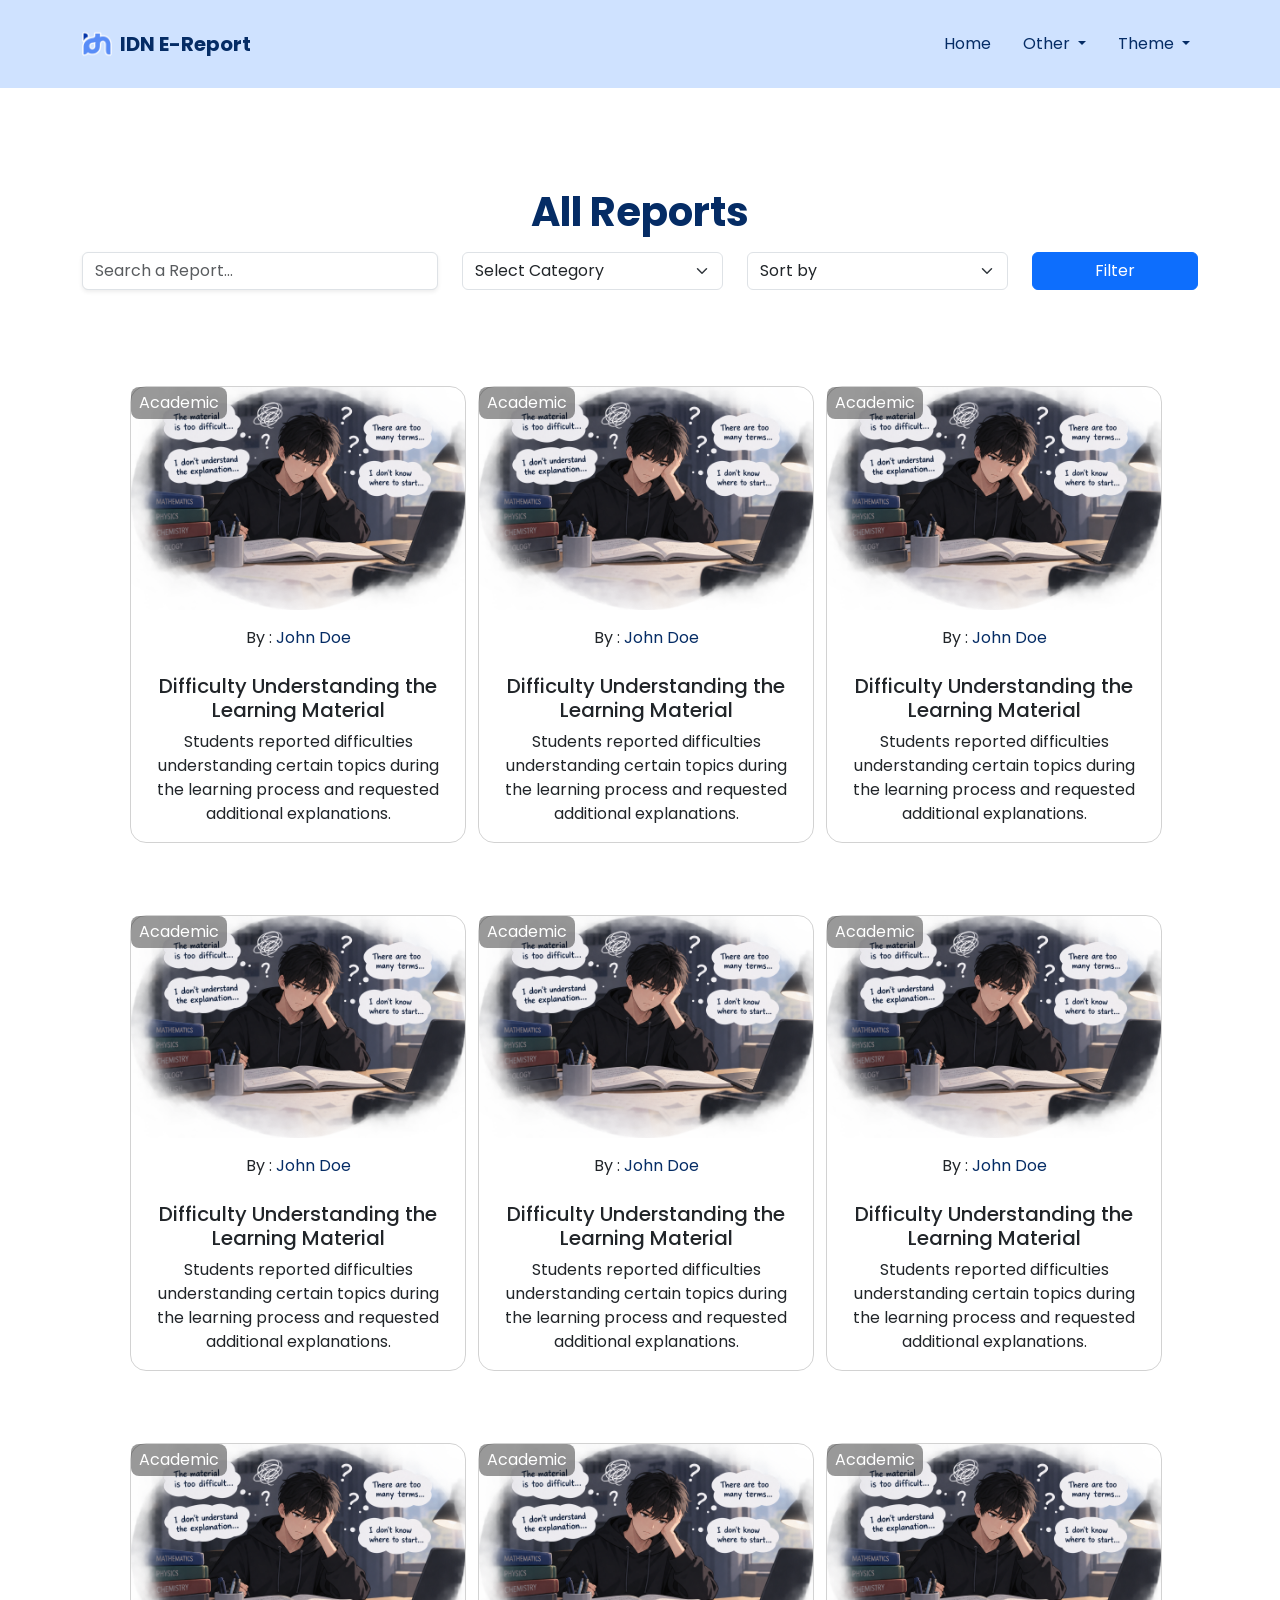
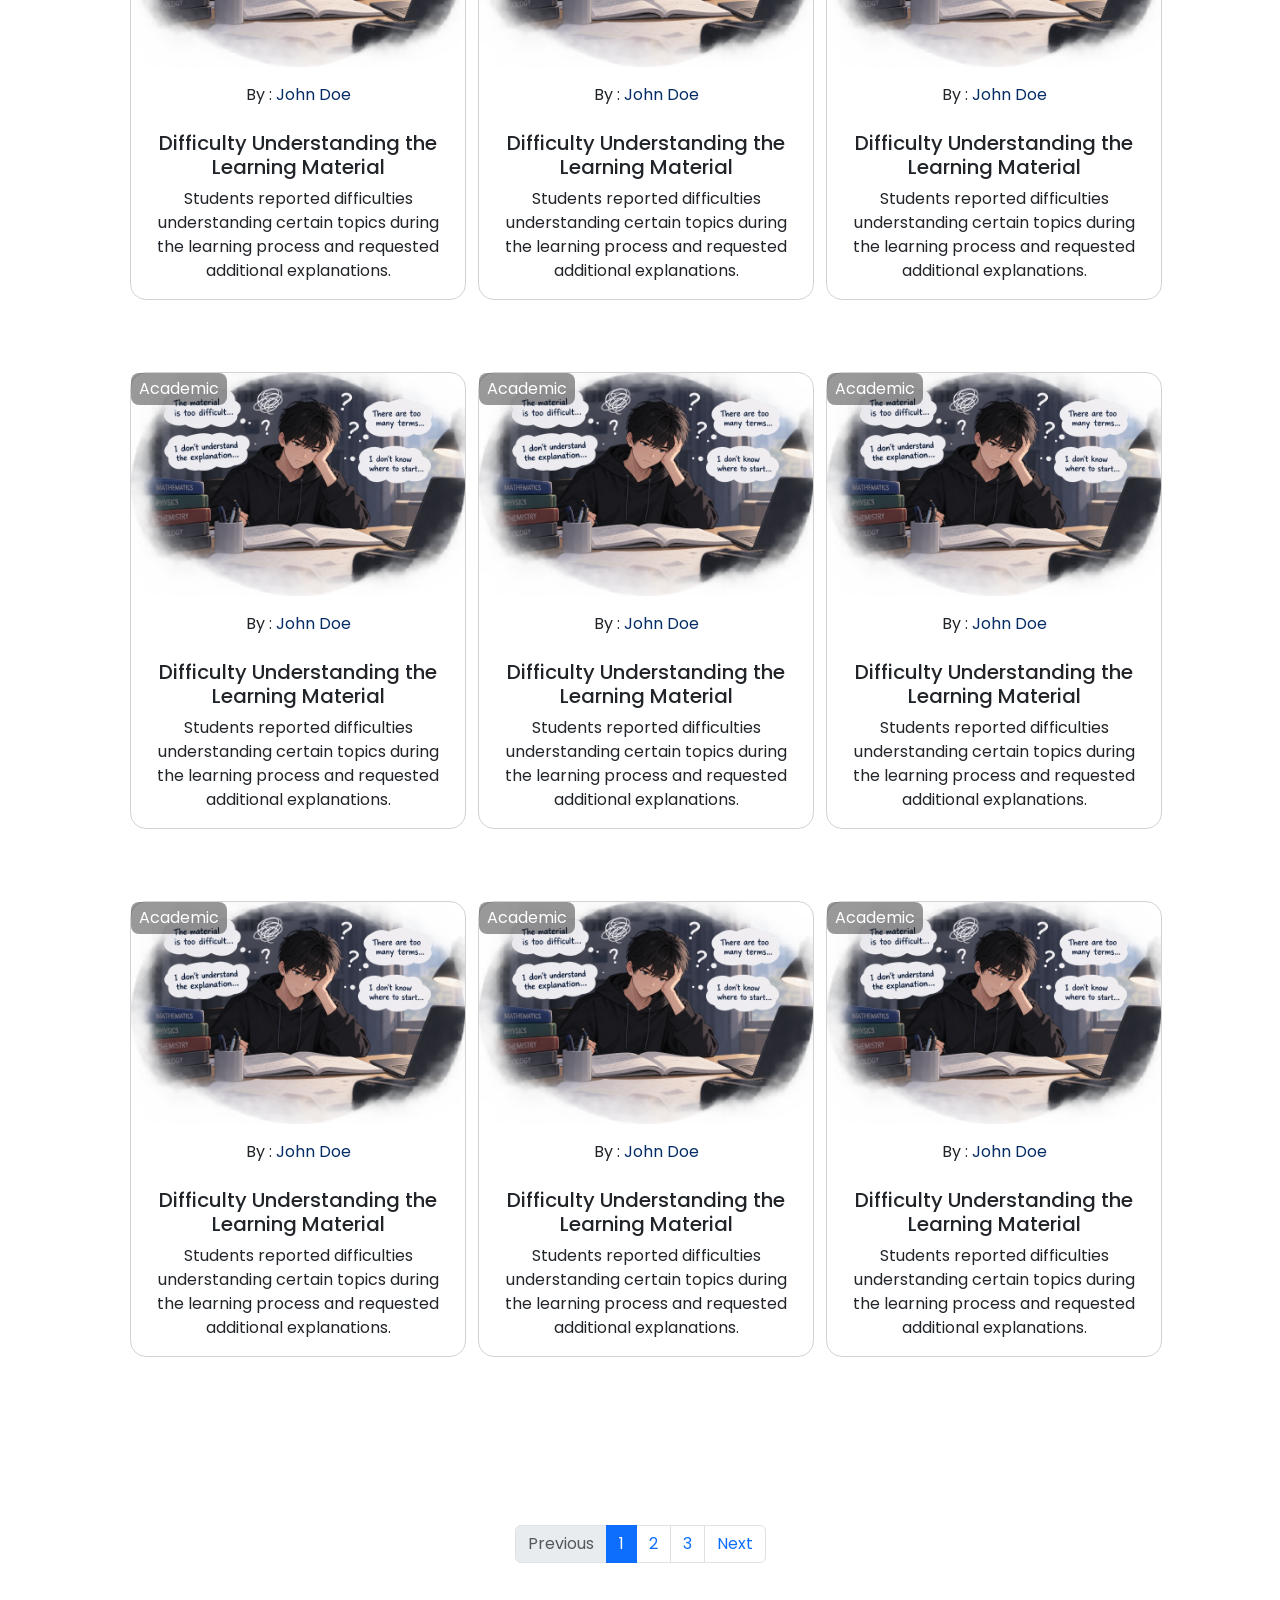
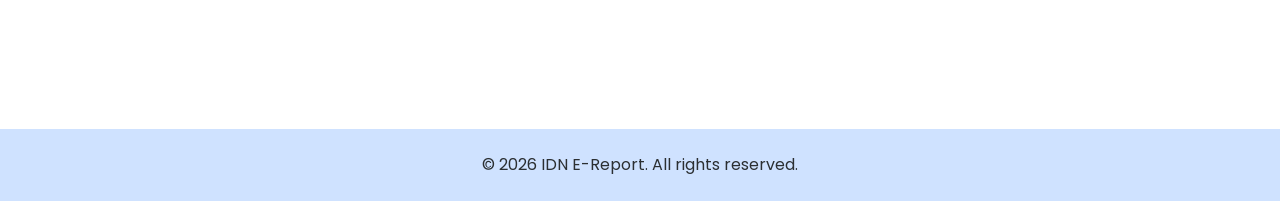
<file: reports.html>
<!doctype html>
<html lang="en">
  <head>
    <meta charset="UTF-8" />
    <meta name="viewport" content="width=device-width, initial-scale=1.0" />
    <link
      href="https://cdn.jsdelivr.net/npm/bootstrap@5.3.8/dist/css/bootstrap.min.css"
      rel="stylesheet"
      integrity="sha384-sRIl4kxILFvY47J16cr9ZwB07vP4J8+LH7qKQnuqkuIAvNWLzeN8tE5YBujZqJLB"
      crossorigin="anonymous"
    />
    <link
      rel="stylesheet"
      href="https://cdnjs.cloudflare.com/ajax/libs/animate.css/4.1.1/animate.min.css"
    />
    <link href="https://unpkg.com/aos@2.3.1/dist/aos.css" rel="stylesheet" />
    <link rel="stylesheet" href="./assets/style.css" />

    <link
      rel="icon"
      type="image/x-icon"
      href="./assets/image/cropped-Frame-88.png"
    />
    <title>Recent | IDN E-Report</title>
  </head>
  <body data-theme="bright">
    <!-- navbar -->
    <nav class="navbar navbar-expand-lg bg-primary-subtle py-4">
      <div class="container">
        <a class="navbar-brand d-flex align-items-center gap-2" href="index.html">
          <img
            src="assets/image/cropped-Frame-88.png"
            alt="Logo"
            width="30"
            class="d-inline-block align-text-top rounded"
          />
          <span class="fw-bold text-primary-emphasis">IDN E-Report</span>
        </a>
        <button
          class="navbar-toggler shadow-none"
          type="button"
          data-bs-toggle="collapse"
          data-bs-target="#navbarNavDropdown"
          aria-controls="navbarNavDropdown"
          aria-expanded="false"
          aria-label="Toggle navigation"
        >
          <span class="navbar-toggler-icon"></span>
        </button>
        <div class="collapse navbar-collapse" id="navbarNavDropdown">
          <ul class="navbar-nav ms-auto gap-3 pt-3 pt-lg-0">
            <li class="nav-item">
              <a
                class="nav-link text-primary-emphasis active"
                aria-current="page"
                href="index.html"
                >Home</a
              >
            </li>
            <li class="nav-item dropdown">
              <a
                class="nav-link text-primary-emphasis dropdown-toggle"
                href="#"
                role="button"
                data-bs-toggle="dropdown"
                aria-expanded="false"
              >
                Other
              </a>
              <ul class="dropdown-menu">
                <li><a class="dropdown-item" href="Recent.html">Recent</a></li>
                <li><a class="dropdown-item" href="FAQ.html">FAQ</a></li>
              </ul>
            </li>
            <li class="nav-item dropdown">
              <a
                class="nav-link text-primary-emphasis dropdown-toggle"
                href="#"
                role="button"
                data-bs-toggle="dropdown"
                aria-expanded="false"
              >
                Theme
              </a>

              <ul class="dropdown-menu">
                <li>
                  <a class="dropdown-item theme-option" data-theme="bright">
                    Bright
                  </a>
                </li>

                <li>
                  <a class="dropdown-item theme-option" data-theme="dark">
                    Dark
                  </a>
                </li>
              </ul>
            </li>
          </ul>
        </div>
      </div>
    </nav>

    <!-- reports -->
    <section id="reports">
      <div class="container">
        <div class="text-center">
          <h1 class="fw-bold text-primary-emphasis">All Reports</h1>
          <p class="text-muted lh-lg"></p>

          <div class="row nt-5 gap-3 gap-md-0">
            <div class="col-md-4">
              <input
                type="text"
                class="form-control shadow-sm"
                placeholder="Search a Report..."
              />
            </div>
            <div class="col-md-3">
              <select class="form-select">
                <option value="">Select Category</option>
                <option value="">Academic</option>
                <option value="">Fasility</option>
              </select>
            </div>
            <div class="col-md-3">
              <select class="form-select">
                <option value="">Sort by</option>
                <option value="">Popular</option>
                <option value="">Latest</option>
                <option value="">Longest</option>
              </select>
            </div>
            <div id="button" class="col-md-2">
              <button class="btn btn-primary w-100">
                <i class="fa-solid fa-filter"></i>
                Filter
              </button>
            </div>

            <section id="recent" class="py-5">
              <div class="container p-5">              
               <div
                  class="service row mb-5 justify-content-center"
                >
                  <div class="col-12 col-md-6 col-lg-4 mb-4">
                    <div
                      class="card border-1 rounded-4"
                      style="width: 21rem; background-color: transparent"
                    >
                      <div
                        style="background-color: rgba(0, 0, 0, 0.4)"
                        class="position-absolute px-2 py-1 rounded-3"
                      >
                        <a
                          href="#"
                          class="text-white"
                          style="text-decoration: none"
                          >Academic</a
                        >
                      </div>
                      <img
                        src="assets/image/ChatGPT Image 10 Sep 2026, 14.42.06.png"
                        class="card-img-top"
                        alt="..."
                      />
                      <div class="card-body">
                        <p class="mb-4">
                          By :
                          <a
                            href="#"
                            class="text-primary-emphasis"
                            style="text-decoration: none"
                            >John Doe</a
                          >
                        </p>
                        <h5 class="card-title">
                          Difficulty Understanding the Learning Material
                        </h5>
                        <p class="card-text">
                          Students reported difficulties understanding certain
                          topics during the learning process and requested
                          additional explanations.
                        </p>
                      </div>
                    </div>
                  </div>

                  <div class="col-12 col-md-6 col-lg-4 mb-4">
                    <div
                      class="card border-1 rounded-4"
                      style="width: 21rem; background-color: transparent"
                    >
                      <div
                        style="background-color: rgba(0, 0, 0, 0.4)"
                        class="position-absolute px-2 py-1 rounded-3"
                      >
                        <a
                          href="#"
                          class="text-white"
                          style="text-decoration: none"
                          >Academic</a
                        >
                      </div>
                      <img
                        src="assets/image/ChatGPT Image 10 Sep 2026, 14.42.06.png"
                        class="card-img-top"
                        alt="..."
                      />
                      <div class="card-body">
                        <p class="mb-4">
                          By :
                          <a
                            href="#"
                            class="text-primary-emphasis"
                            style="text-decoration: none"
                            >John Doe</a
                          >
                        </p>
                        <h5 class="card-title">
                          Difficulty Understanding the Learning Material
                        </h5>
                        <p class="card-text">
                          Students reported difficulties understanding certain
                          topics during the learning process and requested
                          additional explanations.
                        </p>
                      </div>
                    </div>
                  </div>

                  <div class="col-12 col-md-6 col-lg-4 mb-4">
                    <div
                      class="card border-1 rounded-4"
                      style="width: 21rem; background-color: transparent"
                    >
                      <div
                        style="background-color: rgba(0, 0, 0, 0.4)"
                        class="position-absolute px-2 py-1 rounded-3"
                      >
                        <a
                          href="#"
                          class="text-white"
                          style="text-decoration: none"
                          >Academic</a
                        >
                      </div>
                      <img
                        src="assets/image/ChatGPT Image 10 Sep 2026, 14.42.06.png"
                        class="card-img-top"
                        alt="..."
                      />
                      <div class="card-body">
                        <p class="mb-4">
                          By :
                          <a
                            href="#"
                            class="text-primary-emphasis"
                            style="text-decoration: none"
                            >John Doe</a
                          >
                        </p>
                        <h5 class="card-title">
                          Difficulty Understanding the Learning Material
                        </h5>
                        <p class="card-text">
                          Students reported difficulties understanding certain
                          topics during the learning process and requested
                          additional explanations.
                        </p>
                      </div>
                    </div>
                  </div>
                </div>
               <div
                  class="service row mb-5 justify-content-center"
                >
                  <div class="col-12 col-md-6 col-lg-4 mb-4">
                    <div
                      class="card border-1 rounded-4"
                      style="width: 21rem; background-color: transparent"
                    >
                      <div
                        style="background-color: rgba(0, 0, 0, 0.4)"
                        class="position-absolute px-2 py-1 rounded-3"
                      >
                        <a
                          href="#"
                          class="text-white"
                          style="text-decoration: none"
                          >Academic</a
                        >
                      </div>
                      <img
                        src="assets/image/ChatGPT Image 10 Sep 2026, 14.42.06.png"
                        class="card-img-top"
                        alt="..."
                      />
                      <div class="card-body">
                        <p class="mb-4">
                          By :
                          <a
                            href="#"
                            class="text-primary-emphasis"
                            style="text-decoration: none"
                            >John Doe</a
                          >
                        </p>
                        <h5 class="card-title">
                          Difficulty Understanding the Learning Material
                        </h5>
                        <p class="card-text">
                          Students reported difficulties understanding certain
                          topics during the learning process and requested
                          additional explanations.
                        </p>
                      </div>
                    </div>
                  </div>

                  <div class="col-12 col-md-6 col-lg-4 mb-4">
                    <div
                      class="card border-1 rounded-4"
                      style="width: 21rem; background-color: transparent"
                    >
                      <div
                        style="background-color: rgba(0, 0, 0, 0.4)"
                        class="position-absolute px-2 py-1 rounded-3"
                      >
                        <a
                          href="#"
                          class="text-white"
                          style="text-decoration: none"
                          >Academic</a
                        >
                      </div>
                      <img
                        src="assets/image/ChatGPT Image 10 Sep 2026, 14.42.06.png"
                        class="card-img-top"
                        alt="..."
                      />
                      <div class="card-body">
                        <p class="mb-4">
                          By :
                          <a
                            href="#"
                            class="text-primary-emphasis"
                            style="text-decoration: none"
                            >John Doe</a
                          >
                        </p>
                        <h5 class="card-title">
                          Difficulty Understanding the Learning Material
                        </h5>
                        <p class="card-text">
                          Students reported difficulties understanding certain
                          topics during the learning process and requested
                          additional explanations.
                        </p>
                      </div>
                    </div>
                  </div>

                  <div class="col-12 col-md-6 col-lg-4 mb-4">
                    <div
                      class="card border-1 rounded-4"
                      style="width: 21rem; background-color: transparent"
                    >
                      <div
                        style="background-color: rgba(0, 0, 0, 0.4)"
                        class="position-absolute px-2 py-1 rounded-3"
                      >
                        <a
                          href="#"
                          class="text-white"
                          style="text-decoration: none"
                          >Academic</a
                        >
                      </div>
                      <img
                        src="assets/image/ChatGPT Image 10 Sep 2026, 14.42.06.png"
                        class="card-img-top"
                        alt="..."
                      />
                      <div class="card-body">
                        <p class="mb-4">
                          By :
                          <a
                            href="#"
                            class="text-primary-emphasis"
                            style="text-decoration: none"
                            >John Doe</a
                          >
                        </p>
                        <h5 class="card-title">
                          Difficulty Understanding the Learning Material
                        </h5>
                        <p class="card-text">
                          Students reported difficulties understanding certain
                          topics during the learning process and requested
                          additional explanations.
                        </p>
                      </div>
                    </div>
                  </div>
                </div>
               <div
                  class="service row mb-5 justify-content-center"
                >
                  <div class="col-12 col-md-6 col-lg-4 mb-4">
                    <div
                      class="card border-1 rounded-4"
                      style="width: 21rem; background-color: transparent"
                    >
                      <div
                        style="background-color: rgba(0, 0, 0, 0.4)"
                        class="position-absolute px-2 py-1 rounded-3"
                      >
                        <a
                          href="#"
                          class="text-white"
                          style="text-decoration: none"
                          >Academic</a
                        >
                      </div>
                      <img
                        src="assets/image/ChatGPT Image 10 Sep 2026, 14.42.06.png"
                        class="card-img-top"
                        alt="..."
                      />
                      <div class="card-body">
                        <p class="mb-4">
                          By :
                          <a
                            href="#"
                            class="text-primary-emphasis"
                            style="text-decoration: none"
                            >John Doe</a
                          >
                        </p>
                        <h5 class="card-title">
                          Difficulty Understanding the Learning Material
                        </h5>
                        <p class="card-text">
                          Students reported difficulties understanding certain
                          topics during the learning process and requested
                          additional explanations.
                        </p>
                      </div>
                    </div>
                  </div>

                  <div class="col-12 col-md-6 col-lg-4 mb-4">
                    <div
                      class="card border-1 rounded-4"
                      style="width: 21rem; background-color: transparent"
                    >
                      <div
                        style="background-color: rgba(0, 0, 0, 0.4)"
                        class="position-absolute px-2 py-1 rounded-3"
                      >
                        <a
                          href="#"
                          class="text-white"
                          style="text-decoration: none"
                          >Academic</a
                        >
                      </div>
                      <img
                        src="assets/image/ChatGPT Image 10 Sep 2026, 14.42.06.png"
                        class="card-img-top"
                        alt="..."
                      />
                      <div class="card-body">
                        <p class="mb-4">
                          By :
                          <a
                            href="#"
                            class="text-primary-emphasis"
                            style="text-decoration: none"
                            >John Doe</a
                          >
                        </p>
                        <h5 class="card-title">
                          Difficulty Understanding the Learning Material
                        </h5>
                        <p class="card-text">
                          Students reported difficulties understanding certain
                          topics during the learning process and requested
                          additional explanations.
                        </p>
                      </div>
                    </div>
                  </div>

                  <div class="col-12 col-md-6 col-lg-4 mb-4">
                    <div
                      class="card border-1 rounded-4"
                      style="width: 21rem; background-color: transparent"
                    >
                      <div
                        style="background-color: rgba(0, 0, 0, 0.4)"
                        class="position-absolute px-2 py-1 rounded-3"
                      >
                        <a
                          href="#"
                          class="text-white"
                          style="text-decoration: none"
                          >Academic</a
                        >
                      </div>
                      <img
                        src="assets/image/ChatGPT Image 10 Sep 2026, 14.42.06.png"
                        class="card-img-top"
                        alt="..."
                      />
                      <div class="card-body">
                        <p class="mb-4">
                          By :
                          <a
                            href="#"
                            class="text-primary-emphasis"
                            style="text-decoration: none"
                            >John Doe</a
                          >
                        </p>
                        <h5 class="card-title">
                          Difficulty Understanding the Learning Material
                        </h5>
                        <p class="card-text">
                          Students reported difficulties understanding certain
                          topics during the learning process and requested
                          additional explanations.
                        </p>
                      </div>
                    </div>
                  </div>
                </div>
               <div
                  class="service row mb-5 justify-content-center"
                >
                  <div class="col-12 col-md-6 col-lg-4 mb-4">
                    <div
                      class="card border-1 rounded-4"
                      style="width: 21rem; background-color: transparent"
                    >
                      <div
                        style="background-color: rgba(0, 0, 0, 0.4)"
                        class="position-absolute px-2 py-1 rounded-3"
                      >
                        <a
                          href="#"
                          class="text-white"
                          style="text-decoration: none"
                          >Academic</a
                        >
                      </div>
                      <img
                        src="assets/image/ChatGPT Image 10 Sep 2026, 14.42.06.png"
                        class="card-img-top"
                        alt="..."
                      />
                      <div class="card-body">
                        <p class="mb-4">
                          By :
                          <a
                            href="#"
                            class="text-primary-emphasis"
                            style="text-decoration: none"
                            >John Doe</a
                          >
                        </p>
                        <h5 class="card-title">
                          Difficulty Understanding the Learning Material
                        </h5>
                        <p class="card-text">
                          Students reported difficulties understanding certain
                          topics during the learning process and requested
                          additional explanations.
                        </p>
                      </div>
                    </div>
                  </div>

                  <div class="col-12 col-md-6 col-lg-4 mb-4">
                    <div
                      class="card border-1 rounded-4"
                      style="width: 21rem; background-color: transparent"
                    >
                      <div
                        style="background-color: rgba(0, 0, 0, 0.4)"
                        class="position-absolute px-2 py-1 rounded-3"
                      >
                        <a
                          href="#"
                          class="text-white"
                          style="text-decoration: none"
                          >Academic</a
                        >
                      </div>
                      <img
                        src="assets/image/ChatGPT Image 10 Sep 2026, 14.42.06.png"
                        class="card-img-top"
                        alt="..."
                      />
                      <div class="card-body">
                        <p class="mb-4">
                          By :
                          <a
                            href="#"
                            class="text-primary-emphasis"
                            style="text-decoration: none"
                            >John Doe</a
                          >
                        </p>
                        <h5 class="card-title">
                          Difficulty Understanding the Learning Material
                        </h5>
                        <p class="card-text">
                          Students reported difficulties understanding certain
                          topics during the learning process and requested
                          additional explanations.
                        </p>
                      </div>
                    </div>
                  </div>

                  <div class="col-12 col-md-6 col-lg-4 mb-4">
                    <div
                      class="card border-1 rounded-4"
                      style="width: 21rem; background-color: transparent"
                    >
                      <div
                        style="background-color: rgba(0, 0, 0, 0.4)"
                        class="position-absolute px-2 py-1 rounded-3"
                      >
                        <a
                          href="#"
                          class="text-white"
                          style="text-decoration: none"
                          >Academic</a
                        >
                      </div>
                      <img
                        src="assets/image/ChatGPT Image 10 Sep 2026, 14.42.06.png"
                        class="card-img-top"
                        alt="..."
                      />
                      <div class="card-body">
                        <p class="mb-4">
                          By :
                          <a
                            href="#"
                            class="text-primary-emphasis"
                            style="text-decoration: none"
                            >John Doe</a
                          >
                        </p>
                        <h5 class="card-title">
                          Difficulty Understanding the Learning Material
                        </h5>
                        <p class="card-text">
                          Students reported difficulties understanding certain
                          topics during the learning process and requested
                          additional explanations.
                        </p>
                      </div>
                    </div>
                  </div>
                </div>
               <div
                  class="service row mb-5 justify-content-center"
                >
                  <div class="col-12 col-md-6 col-lg-4 mb-4">
                    <div
                      class="card border-1 rounded-4"
                      style="width: 21rem; background-color: transparent"
                    >
                      <div
                        style="background-color: rgba(0, 0, 0, 0.4)"
                        class="position-absolute px-2 py-1 rounded-3"
                      >
                        <a
                          href="#"
                          class="text-white"
                          style="text-decoration: none"
                          >Academic</a
                        >
                      </div>
                      <img
                        src="assets/image/ChatGPT Image 10 Sep 2026, 14.42.06.png"
                        class="card-img-top"
                        alt="..."
                      />
                      <div class="card-body">
                        <p class="mb-4">
                          By :
                          <a
                            href="#"
                            class="text-primary-emphasis"
                            style="text-decoration: none"
                            >John Doe</a
                          >
                        </p>
                        <h5 class="card-title">
                          Difficulty Understanding the Learning Material
                        </h5>
                        <p class="card-text">
                          Students reported difficulties understanding certain
                          topics during the learning process and requested
                          additional explanations.
                        </p>
                      </div>
                    </div>
                  </div>

                  <div class="col-12 col-md-6 col-lg-4 mb-4">
                    <div
                      class="card border-1 rounded-4"
                      style="width: 21rem; background-color: transparent"
                    >
                      <div
                        style="background-color: rgba(0, 0, 0, 0.4)"
                        class="position-absolute px-2 py-1 rounded-3"
                      >
                        <a
                          href="#"
                          class="text-white"
                          style="text-decoration: none"
                          >Academic</a
                        >
                      </div>
                      <img
                        src="assets/image/ChatGPT Image 10 Sep 2026, 14.42.06.png"
                        class="card-img-top"
                        alt="..."
                      />
                      <div class="card-body">
                        <p class="mb-4">
                          By :
                          <a
                            href="#"
                            class="text-primary-emphasis"
                            style="text-decoration: none"
                            >John Doe</a
                          >
                        </p>
                        <h5 class="card-title">
                          Difficulty Understanding the Learning Material
                        </h5>
                        <p class="card-text">
                          Students reported difficulties understanding certain
                          topics during the learning process and requested
                          additional explanations.
                        </p>
                      </div>
                    </div>
                  </div>

                  <div class="col-12 col-md-6 col-lg-4 mb-4">
                    <div
                      class="card border-1 rounded-4"
                      style="width: 21rem; background-color: transparent"
                    >
                      <div
                        style="background-color: rgba(0, 0, 0, 0.4)"
                        class="position-absolute px-2 py-1 rounded-3"
                      >
                        <a
                          href="#"
                          class="text-white"
                          style="text-decoration: none"
                          >Academic</a
                        >
                      </div>
                      <img
                        src="assets/image/ChatGPT Image 10 Sep 2026, 14.42.06.png"
                        class="card-img-top"
                        alt="..."
                      />
                      <div class="card-body">
                        <p class="mb-4">
                          By :
                          <a
                            href="#"
                            class="text-primary-emphasis"
                            style="text-decoration: none"
                            >John Doe</a
                          >
                        </p>
                        <h5 class="card-title">
                          Difficulty Understanding the Learning Material
                        </h5>
                        <p class="card-text">
                          Students reported difficulties understanding certain
                          topics during the learning process and requested
                          additional explanations.
                        </p>
                      </div>
                    </div>
                  </div>
                </div>
              </div>
            </section>


            <nav aria-label="Page navigation example">
              <ul class="pagination justify-content-center">
                <li class="page-item disabled">
                  <a class="page-link" href="#">Previous</a>
                </li>
                <li class="page-item active"><a class="page-link" href="reports.html">1</a></li>
                <li class="page-item"><a class="page-link" href="reports copy.html">2</a></li>
                <li class="page-item"><a class="page-link" href="reports copy 2.html">3</a></li>
                <li class="page-item">
                  <a class="page-link" href="reports copy.html">Next</a>
                </li>
              </ul>
            </nav>
          </div>
        </div>
      </div>
    </section>

    <!-- footer -->
    <footer class="bg-primary-subtle py-4">
      <div class="container text-center">
        <p class="mb-0 text-secondary-emphasis">
          &copy; 2026 IDN E-Report. All rights reserved.
        </p>
      </div>
    </footer>

    <!-- JavaScript Bundle with Popper -->
    <script
      src="https://cdn.jsdelivr.net/npm/@popperjs/core@2.11.8/dist/umd/popper.min.js"
      integrity="sha384-I7E8VVD/ismYTF4hNIPjVp/Zjvgyol6VFvRkX/vR+Vc4jQkC+hVqc2pM8ODewa9r"
      crossorigin="anonymous"
    ></script>
    <script
      src="https://cdn.jsdelivr.net/npm/bootstrap@5.3.8/dist/js/bootstrap.min.js"
      integrity="sha384-G/EV+4j2dNv+tEPo3++6LCgdCROaejBqfUeNjuKAiuXbjrxilcCdDz6ZAVfHWe1Y"
      crossorigin="anonymous"
    ></script>
    <script src="https://unpkg.com/aos@2.3.1/dist/aos.js"></script>
    <script>
      AOS.init();
    </script>

    <script>
      document.addEventListener("DOMContentLoaded", () => {
        const themeOptions = document.querySelectorAll(".theme-option");
        const heroImage = document.getElementById("heroImage");

        const savedTheme = localStorage.getItem("portfolio_theme") || "bright";

        // Terapkan theme + gambar saat pertama kali halaman dibuka
        setTheme(savedTheme, false);

        themeOptions.forEach((option) => {
          option.addEventListener("click", (event) => {
            event.preventDefault();

            const selectedTheme = option.dataset.theme;

            setTheme(selectedTheme, true);

            localStorage.setItem("portfolio_theme", selectedTheme);
          });
        });

        function setTheme(theme, animate = true) {
          // Pastikan theme valid
          if (theme !== "bright" && theme !== "dark") {
            theme = "bright";
          }

          const imageSrc =
            theme === "dark"
              ? "assets/image/hero-dark.png"
              : "assets/image/hero-bright.svg";

          // FIRST LOAD
          if (!animate) {
            document.body.setAttribute("data-theme", theme);

            if (heroImage) {
              heroImage.src = imageSrc;
            }

            return;
          }

          // THEME CHANGE ANIMATION
          if (heroImage) {
            heroImage.classList.add("theme-changing");
          }

          setTimeout(() => {
            document.body.setAttribute("data-theme", theme);

            if (heroImage) {
              heroImage.src = imageSrc;
            }

            requestAnimationFrame(() => {
              if (heroImage) {
                heroImage.classList.remove("theme-changing");
              }
            });
          }, 250);
        }
      });
    </script>
  </body>
</html>
</file>
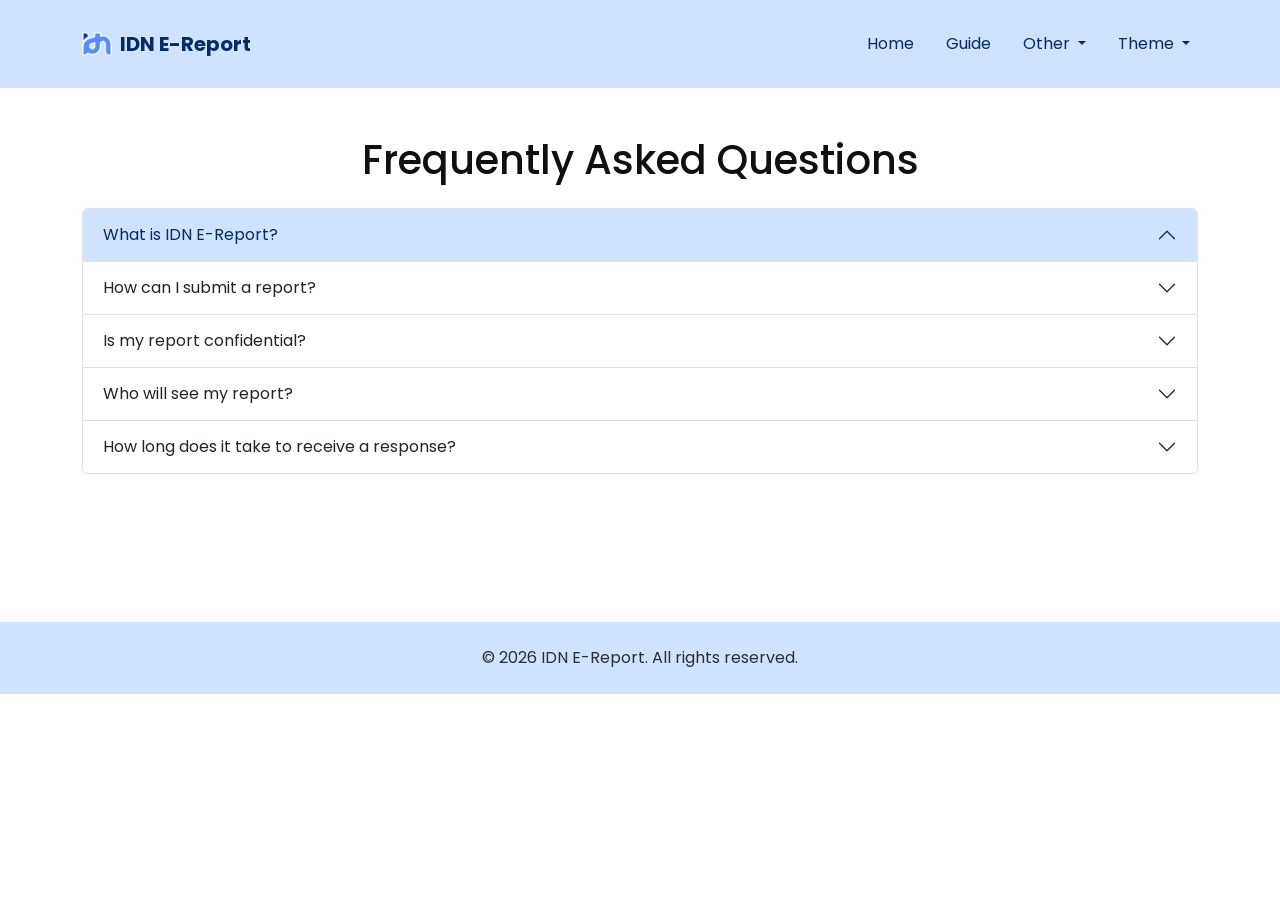
<file: pages/FAQ.html>
<!doctype html>
<html lang="en">
  <head>
    <meta charset="UTF-8" />
    <meta name="viewport" content="width=device-width, initial-scale=1.0" />
    <link
      href="https://cdn.jsdelivr.net/npm/bootstrap@5.3.8/dist/css/bootstrap.min.css"
      rel="stylesheet"
      integrity="sha384-sRIl4kxILFvY47J16cr9ZwB07vP4J8+LH7qKQnuqkuIAvNWLzeN8tE5YBujZqJLB"
      crossorigin="anonymous"
    />
        <link
    rel="stylesheet"
    href="https://cdnjs.cloudflare.com/ajax/libs/animate.css/4.1.1/animate.min.css"
  />
  <link href="https://unpkg.com/aos@2.3.1/dist/aos.css" rel="stylesheet">
    <link rel="stylesheet" href="../assets/style.css" />

    <link
      rel="icon"
      type="image/x-icon"
      href="../assets/image/cropped-Frame-88.png"
    />
    <title>FAQ | IDN E-Report</title>
  </head>
  <body data-theme="bright">
    <!-- navbar -->
    <nav class="navbar navbar-expand-lg bg-primary-subtle py-4">
      <div class="container">
        <a class="navbar-brand d-flex align-items-center gap-2" href="index.html">
          <img
            src="../assets/image/cropped-Frame-88.png"
            alt="Logo"
            width="30"
            class="d-inline-block align-text-top rounded"
          />
          <span class="fw-bold text-primary-emphasis">IDN E-Report</span>
        </a>
        <button
          class="navbar-toggler shadow-none"
          type="button"
          data-bs-toggle="collapse"
          data-bs-target="#navbarNavDropdown"
          aria-controls="navbarNavDropdown"
          aria-expanded="false"
          aria-label="Toggle navigation"
        >
          <span class="navbar-toggler-icon"></span>
        </button>
        <div class="collapse navbar-collapse" id="navbarNavDropdown">
          <ul class="navbar-nav ms-auto gap-3 pt-3 pt-lg-0">
            <li class="nav-item">
              <a
                class="nav-link text-primary-emphasis active"
                aria-current="page"
                href="../index.html"
                >Home</a
              >
            </li>
            <li class="nav-item">
              <a
                class="nav-link text-primary-emphasis active"
                aria-current="page"
                href="./pages/Guide.html"
                >Guide</a
              >
            </li>
            <li class="nav-item dropdown">
              <a
                class="nav-link text-primary-emphasis dropdown-toggle"
                role="button"
                data-bs-toggle="dropdown"
                aria-expanded="false"
              >
                Other
              </a>
              <ul class="dropdown-menu">
                <li><a class="dropdown-item" href="../Recent/1.html">Recent</a></li>
                <li><a class="dropdown-item" href="FAQ.html">FAQ</a></li>
              </ul>
            </li>
            <li class="nav-item dropdown">
              <a
                class="nav-link text-primary-emphasis dropdown-toggle"
                role="button"
                data-bs-toggle="dropdown"
                aria-expanded="false"
              >
                Theme
              </a>

              <ul class="dropdown-menu">
                <li>
                  <a class="dropdown-item theme-option" data-theme="bright">
                    Bright
                  </a>
                </li>

                <li>
                  <a class="dropdown-item theme-option" data-theme="dark">
                    Dark
                  </a>
                </li>
              </ul>
            </li>
          </ul>
        </div>
      </div>
    </nav>

    <!-- FAQ Section -->
    <section class="faq-section py-5">
      <div class="container">
        <h1 data-aos="fade-up" data-aos-duration="3000" data-aos-delay="100" class="text-center mb-4">Frequently Asked Questions</h1>
        <div data-aos="fade-up" data-aos-duration="3000" data-aos-delay="250" class="accordion" id="faqAccordion">
          <div class="accordion-item">
            <h2 class="accordion-header" id="headingOne">
              <button
                class="accordion-button"
                type="button"
                data-bs-toggle="collapse"
                data-bs-target="#collapseOne"
                aria-expanded="true"
                aria-controls="collapseOne"
              >
                What is IDN E-Report?
              </button>
            </h2>
            <div
              id="collapseOne"
              class="accordion-collapse collapse"
              aria-labelledby="headingOne"
              data-bs-parent="#faqAccordion"
            >
              <div class="accordion-body">
                Find answers to the most common questions about E-Report, including how to submit a report, choose a category, protect your privacy, and track the progress of your submission.
              </div>
            </div>
          </div>
          <div class="accordion-item">
            <h2 class="accordion-header" id="headingTwo">
              <button
                class="accordion-button collapsed"
                type="button"
                data-bs-toggle="collapse"
                data-bs-target="#collapseTwo"
                aria-expanded="false"
                aria-controls="collapseTwo"
              >
                How can I submit a report?
              </button>
            </h2>
            <div
              id="collapseTwo"
              class="accordion-collapse collapse"
              aria-labelledby="headingTwo"
              data-bs-parent="#faqAccordion"
            >
              <div class="accordion-body">
                You can submit a report by clicking on the "Submit Report"
                button on the homepage and filling out the required information.
              </div>
            </div>
          </div>
          <div class="accordion-item">
            <h2 class="accordion-header" id="headingThree">
              <button
                class="accordion-button collapsed"
                type="button"
                data-bs-toggle="collapse"
                data-bs-target="#collapseThree"
                aria-expanded="false"
                aria-controls="collapseThree"
              >
                Is my report confidential?
              </button>
            </h2>
            <div
              id="collapseThree"
              class="accordion-collapse collapse"
              aria-labelledby="headingThree"
              data-bs-parent="#faqAccordion"
            >
              <div class="accordion-body">
                Yes, all reports submitted through IDN E-Report are treated with
                strict confidentiality.
              </div>
            </div>
          </div>
          <div class="accordion-item">
            <h2 class="accordion-header" id="headingFour">
              <button
                class="accordion-button collapsed"
                type="button"
                data-bs-toggle="collapse"
                data-bs-target="#collapsefour"
                aria-expanded="false"
                aria-controls="collapsefour"
              >
                Who will see my report?
              </button>
            </h2>
            <div
              id="collapsefour"
              class="accordion-collapse collapse"
              aria-labelledby="headingFour"
              data-bs-parent="#faqAccordion"
            >
              <div class="accordion-body">
                Reports are handled by authorized school staff responsible for reviewing and following up on submitted reports.
              </div>
            </div>
          </div>
          <div class="accordion-item">
            <h2 class="accordion-header" id="headingFive">
              <button
                class="accordion-button collapsed"
                type="button"
                data-bs-toggle="collapse"
                data-bs-target="#collapsefive"
                aria-expanded="false"
                aria-controls="collapsefive"
              >
                How long does it take to receive a response?
              </button>
            </h2>
            <div
              id="collapsefive"
              class="accordion-collapse collapse"
              aria-labelledby="headingFive"
              data-bs-parent="#faqAccordion"
            >
              <div class="accordion-body">
               The response time may vary depending on the type and complexity of the report. Each report will be reviewed and handled according to its priority.
              </div>
            </div>
          </div>
        </div>
      </div>
    </section>

    <!-- footer -->
    <footer class="bg-primary-subtle py-4 ">
      <div class="container text-center">
        <p class="mb-0 text-secondary-emphasis">
          &copy; 2026 IDN E-Report. All rights reserved.
        </p>
      </div>
    </footer>

    <!-- JavaScript Bundle with Popper -->
    <script
      src="https://cdn.jsdelivr.net/npm/@popperjs/core@2.11.8/dist/umd/popper.min.js"
      integrity="sha384-I7E8VVD/ismYTF4hNIPjVp/Zjvgyol6VFvRkX/vR+Vc4jQkC+hVqc2pM8ODewa9r"
      crossorigin="anonymous"
    ></script>
    <script
      src="https://cdn.jsdelivr.net/npm/bootstrap@5.3.8/dist/js/bootstrap.min.js"
      integrity="sha384-G/EV+4j2dNv+tEPo3++6LCgdCROaejBqfUeNjuKAiuXbjrxilcCdDz6ZAVfHWe1Y"
      crossorigin="anonymous"
    ></script>
     <script src="https://unpkg.com/aos@2.3.1/dist/aos.js"></script>
    <script>
  AOS.init();
</script>


    <script>
      document.addEventListener("DOMContentLoaded", () => {
        const themeOptions = document.querySelectorAll(".theme-option");
        const heroImage = document.getElementById("heroImage");

        const savedTheme = localStorage.getItem("portfolio_theme") || "bright";

        // Terapkan theme + gambar saat pertama kali halaman dibuka
        setTheme(savedTheme, false);

        themeOptions.forEach((option) => {
          option.addEventListener("click", (event) => {
            event.preventDefault();

            const selectedTheme = option.dataset.theme;

            setTheme(selectedTheme, true);

            localStorage.setItem("portfolio_theme", selectedTheme);
          });
        });

        function setTheme(theme, animate = true) {
          // Pastikan theme valid
          if (theme !== "bright" && theme !== "dark") {
            theme = "bright";
          }

          const imageSrc =
            theme === "dark"
              ? "assets/image/hero-dark.png"
              : "assets/image/hero-bright.svg";

          // FIRST LOAD
          if (!animate) {
            document.body.setAttribute("data-theme", theme);

            if (heroImage) {
              heroImage.src = imageSrc;
            }

            return;
          }

          // THEME CHANGE ANIMATION
          if (heroImage) {
            heroImage.classList.add("theme-changing");
          }

          setTimeout(() => {
            document.body.setAttribute("data-theme", theme);

            if (heroImage) {
              heroImage.src = imageSrc;
            }

            requestAnimationFrame(() => {
              if (heroImage) {
                heroImage.classList.remove("theme-changing");
              }
            });
          }, 250);
        }
      });
    </script>
  </body>
</html
</file>
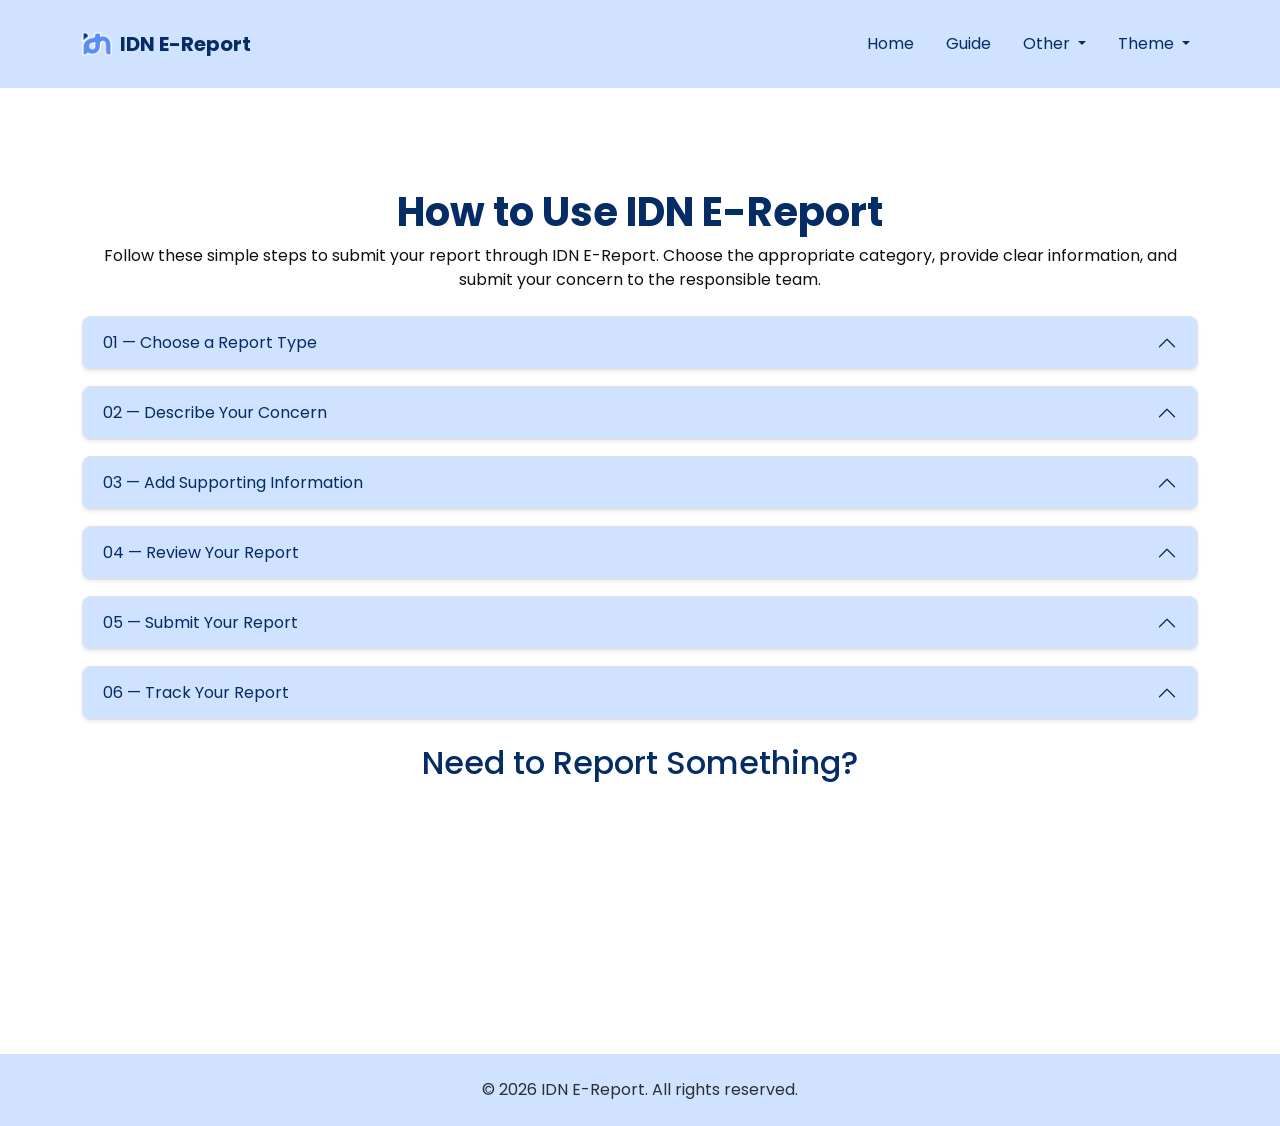
<file: pages/Guide.html>
<!doctype html>
<html lang="en">
  <head>
    <meta charset="UTF-8" />
    <meta name="viewport" content="width=device-width, initial-scale=1.0" />
    <link
      href="https://cdn.jsdelivr.net/npm/bootstrap@5.3.8/dist/css/bootstrap.min.css"
      rel="stylesheet"
      integrity="sha384-sRIl4kxILFvY47J16cr9ZwB07vP4J8+LH7qKQnuqkuIAvNWLzeN8tE5YBujZqJLB"
      crossorigin="anonymous"
    />
    <link
      rel="stylesheet"
      href="https://cdnjs.cloudflare.com/ajax/libs/animate.css/4.1.1/animate.min.css"
    />
    <link href="https://unpkg.com/aos@2.3.1/dist/aos.css" rel="stylesheet" />
    <link rel="stylesheet" href="../assets/style.css" />

    <link
      rel="icon"
      type="image/x-icon"
      href="../assets/image/cropped-Frame-88.png"
    />
    <title>Report | IDN E-Report</title>
  </head>
  <body data-theme="bright">
    <!-- navbar -->
    <nav class="navbar navbar-expand-lg bg-primary-subtle py-4">
      <div class="container">
        <a
          class="navbar-brand d-flex align-items-center gap-2"
          href="../index.html"
        >
          <img
            src="../assets/image/cropped-Frame-88.png"
            alt="Logo"
            width="30"
            class="d-inline-block align-text-top rounded"
          />
          <span class="fw-bold text-primary-emphasis">IDN E-Report</span>
        </a>
        <button
          class="navbar-toggler shadow-none"
          type="button"
          data-bs-toggle="collapse"
          data-bs-target="#navbarNavDropdown"
          aria-controls="navbarNavDropdown"
          aria-expanded="false"
          aria-label="Toggle navigation"
        >
          <span class="navbar-toggler-icon"></span>
        </button>
        <div class="collapse navbar-collapse" id="navbarNavDropdown">
          <ul class="navbar-nav ms-auto gap-3 pt-3 pt-lg-0">
            <li class="nav-item">
              <a
                class="nav-link text-primary-emphasis active"
                aria-current="page"
                href="../index.html"
                >Home</a
              >
            </li>
            <li class="nav-item">
              <a
                class="nav-link text-primary-emphasis active"
                aria-current="page"
                href="./pages/Guide.html"
                >Guide</a
              >
            </li>
            <li class="nav-item dropdown">
              <a
                class="nav-link text-primary-emphasis dropdown-toggle"
                role="button"
                data-bs-toggle="dropdown"
                aria-expanded="false"
              >
                Other
              </a>
              <ul class="dropdown-menu">
                <li>
                  <a class="dropdown-item" href="../Recent/1.html">Recent</a>
                </li>
                <li>
                  <a class="dropdown-item" href="../pages/FAQ.html">FAQ</a>
                </li>
              </ul>
            </li>
            <li class="nav-item dropdown">
              <a
                class="nav-link text-primary-emphasis dropdown-toggle"
                role="button"
                data-bs-toggle="dropdown"
                aria-expanded="false"
              >
                Theme
              </a>

              <ul class="dropdown-menu">
                <li>
                  <a class="dropdown-item theme-option" data-theme="bright">
                    Bright
                  </a>
                </li>

                <li>
                  <a class="dropdown-item theme-option" data-theme="dark">
                    Dark
                  </a>
                </li>
              </ul>
            </li>
          </ul>
        </div>
      </div>
    </nav>

    <!-- guide -->
    <section class="guide">
      <div class="container">
        <h1
          data-aos="fade-up"
          data-aos-duration="3000"
          data-aos-delay="75"
          class="text-center fw-bold text-primary-emphasis"
        >
          How to Use IDN E-Report
        </h1>
        <p
          data-aos="fade-up"
          data-aos-duration="3000"
          data-aos-delay="100"
          class="text-center mb-4"
        >
          Follow these simple steps to submit your report through IDN E-Report.
          Choose the appropriate category, provide clear information, and submit
          your concern to the responsible team.
        </p>
        <div
          data-aos="fade-up"
          data-aos-duration="3000"
          data-aos-delay="250"
          class="accordion d-flex flex-column gap-3"
          id="faqAccordion"
        >
          <div class="accordion-item border rounded-3 shadow-sm overflow-hidden">
            <h2 class="accordion-header" id="headingOne">
              <button
                class="accordion-button"
                type="button"
                data-bs-toggle="collapse"
                data-bs-target="#collapseOne"
                aria-expanded="true"
                aria-controls="collapseOne"
              >
                01 — Choose a Report Type
              </button>
            </h2>
            <div
              id="collapseOne"
              class="accordion-collapse collapse"
              aria-labelledby="headingOne"
              data-bs-parent="#faqAccordion"
            >
              <div class="accordion-body">
                <p class="text-secondary mb-3">
                  Start by selecting the type of report that best describes your concern.
                </p>
                <ol class="ps-3 text-secondary d-flex flex-column gap-2 mb-0">
                  <li>
                    <strong class="text-primary-emphasis">Academic</strong> — Report issues related to learning, teachers, schedules, assignments, or other academic matters.
                  </li>
                  <li>
                    <strong class="text-primary-emphasis">Facility</strong> — Report problems related to classrooms, equipment, buildings, or other school facilities.
                  </li>
                  <li>
                    <strong class="text-primary-emphasis">Anonymous</strong> — Submit a report while keeping your identity private.
                  </li>
                </ol>
              </div>
            </div>
          </div>
          <div class="accordion-item border rounded-3 shadow-sm overflow-hidden">
            <h2 class="accordion-header" id="headingTwo">
              <button
                class="accordion-button"
                type="button"
                data-bs-toggle="collapse"
                data-bs-target="#collapseTwo"
                aria-expanded="true"
                aria-controls="collapseTwo"
              >
                02 — Describe Your Concern
              </button>
            </h2>
            <div
              id="collapseTwo"
              class="accordion-collapse collapse"
              aria-labelledby="headingTwo"
              data-bs-parent="#faqAccordion"
            >
              <div class="accordion-body">
                <p class="text-secondary mb-3">
                  Explain your concern clearly and provide enough information for the report to be understood.
                </p>
                <h6 class="fw-bold text-primary-emphasis mb-2">Include information such as:</h6>
                <ol class="ps-3 text-secondary mb-4 d-flex flex-column gap-1">
                  <li>What happened?</li>
                  <li>Where did it happen?</li>
                  <li>When did it happen?</li>
                  <li>What problem needs attention?</li>
                  <li>Any additional information that may help.</li>
                </ol>
                <div class="p-3 bg-primary-subtle text-primary-emphasis rounded-3 border-start border-4 border-primary shadow-sm">
                  <span class="fw-bold">Tip:</span> Keep your report clear, factual, and respectful.
                </div>
              </div>
            </div>
          </div>
          <div class="accordion-item border rounded-3 shadow-sm overflow-hidden">
            <h2 class="accordion-header" id="headingThree">
              <button
                class="accordion-button"
                type="button"
                data-bs-toggle="collapse"
                data-bs-target="#collapseThree"
                aria-expanded="true"
                aria-controls="collapseThree"
              >
                03 — Add Supporting Information
              </button>
            </h2>
            <div
              id="collapseThree"
              class="accordion-collapse collapse"
              aria-labelledby="headingThree"
              data-bs-parent="#faqAccordion"
            >
              <div class="accordion-body">
                <p class="text-secondary mb-3">
                  If necessary, provide additional information that can help the team understand the situation.
                </p>
                <h6 class="fw-bold text-primary-emphasis mb-2">This may include:</h6>
                <ul class="ps-3 text-secondary mb-4 d-flex flex-column gap-1">
                  <li>Photos</li>
                  <li>Screenshots</li>
                  <li>Relevant documents</li>
                  <li>Other supporting details</li>
                </ul>
                <div class="alert alert-warning py-2 px-3 mb-0 border-0 border-start border-4 border-warning shadow-sm">
                  <strong>Note:</strong> Only provide information that is relevant to your report.
                </div>
              </div>
            </div>
          </div>
          <div class="accordion-item border rounded-3 shadow-sm overflow-hidden">
            <h2 class="accordion-header" id="headingFour">
              <button
                class="accordion-button"
                type="button"
                data-bs-toggle="collapse"
                data-bs-target="#collapseFour"
                aria-expanded="true"
                aria-controls="collapseFour"
              >
                04 — Review Your Report
              </button>
            </h2>
            <div
              id="collapseFour"
              class="accordion-collapse collapse"
              aria-labelledby="headingFour"
              data-bs-parent="#faqAccordion"
            >
              <div class="accordion-body">
                <p class="text-secondary mb-3">
                  Before submitting, check your report carefully.
                </p>
                <h6 class="fw-bold text-primary-emphasis mb-2">Make sure:</h6>
                <ol class="ps-3 text-secondary mb-4 d-flex flex-column gap-1">
                  <li>The correct category is selected.</li>
                  <li>The description is clear.</li>
                  <li>The information provided is accurate.</li>
                  <li>Any attached files are relevant.</li>
                </ol>
                <div class="p-3 bg-info-subtle text-info-emphasis rounded-3 border-start border-4 border-info shadow-sm">
                  A clear report helps the responsible team understand the issue more easily.
                </div>
              </div>
            </div>
          </div>
          <div class="accordion-item border rounded-3 shadow-sm overflow-hidden">
            <h2 class="accordion-header" id="headingFive">
              <button
                class="accordion-button"
                type="button"
                data-bs-toggle="collapse"
                data-bs-target="#collapseFive"
                aria-expanded="true"
                aria-controls="collapseFive"
              >
                05 — Submit Your Report
              </button>
            </h2>
            <div
              id="collapseFive"
              class="accordion-collapse collapse"
              aria-labelledby="headingFive"
              data-bs-parent="#faqAccordion"
            >
              <div class="accordion-body">
                <p class="text-secondary mb-4">
                  Once everything is ready, click Submit Report. Your report will be sent to the authorized team for review and further action.
                </p>
                <div class="alert alert-success py-3 px-3 mb-0 border-0 border-start border-4 border-success shadow-sm">
                  <strong>Submit responsibly</strong> and make sure your report contains accurate information.
                </div>
              </div>
            </div>
          </div>
          <div class="accordion-item border rounded-3 shadow-sm overflow-hidden">
            <h2 class="accordion-header" id="headingSix">
              <button
                class="accordion-button"
                type="button"
                data-bs-toggle="collapse"
                data-bs-target="#collapseSix"
                aria-expanded="true"
                aria-controls="collapseSix"
              >
                06 — Track Your Report
              </button>
            </h2>
            <div
              id="collapseSix"
              class="accordion-collapse collapse"
              aria-labelledby="headingSix"
              data-bs-parent="#faqAccordion"
            >
              <div class="accordion-body">
                <p class="text-secondary mb-3">
                  After submitting your report, you can check its progress through the report status.
                </p>
                <h6 class="fw-bold text-primary-emphasis mb-2">Possible statuses:</h6>
                <div class="d-flex align-items-center gap-2 mb-3 flex-wrap">
                  <span class="badge text-bg-secondary px-2 py-1">Pending</span> 
                  <span class="text-secondary">→</span>
                  <span class="badge text-bg-info px-2 py-1">In Review</span> 
                  <span class="text-secondary">→</span>
                  <span class="badge text-bg-primary px-2 py-1">In Progress</span> 
                  <span class="text-secondary">→</span>
                  <span class="badge text-bg-success px-2 py-1">Resolved</span>
                </div>

                <ul class="ps-3 text-secondary mb-0 d-flex flex-column gap-2 list-unstyled">
                  <li><span class="text-secondary-emphasis fw-semibold">Pending</span> — Your report has been received and is waiting for review.</li>
                  <li><span class="text-info-emphasis fw-semibold">In Review</span> — The report is currently being reviewed.</li>
                  <li><span class="text-primary-emphasis fw-semibold">In Progress</span> — The issue is being handled or followed up.</li>
                  <li><span class="text-success-emphasis fw-semibold">Resolved</span> — The reported issue has been addressed.</li>
                </ul>
              </div>
            </div>
          </div>
        </div>

        <br />
        <h2 data-aos="fade-up"
          data-aos-duration="3000"
          data-aos-delay="75" class="text-center text-primary-emphasis">Need to Report Something?</h2>
        <p data-aos="fade-up"
          data-aos-duration="3000"
          data-aos-delay="100" class="text-center text-primary-emphasis">
          Your voice matters. If you encounter an academic issue, facility
          problem, or other concern, use IDN E-Report to share it with the
          appropriate team.
        </p>

        <div data-aos="fade-up"
          data-aos-duration="3000"
          data-aos-delay="125" class="text-center mt-4">
          <a href="./report.html">
            <button class="btn btn-primary px-4 py-2 fw-semibold shadow-sm">
              Submit a Report
            </button>
          </a>
        </div>
      </div>
    </section>

    <!-- footer -->
    <footer class="bg-primary-subtle py-4">
      <div class="container text-center">
        <p class="mb-0 text-secondary-emphasis">
          &copy; 2026 IDN E-Report. All rights reserved.
        </p>
      </div>
    </footer>

    <!-- JavaScript Bundle with Popper -->
    <script
      src="https://cdn.jsdelivr.net/npm/@popperjs/core@2.11.8/dist/umd/popper.min.js"
      integrity="sha384-I7E8VVD/ismYTF4hNIPjVp/Zjvgyol6VFvRkX/vR+Vc4jQkC+hVqc2pM8ODewa9r"
      crossorigin="anonymous"
    ></script>
    <script
      src="https://cdn.jsdelivr.net/npm/bootstrap@5.3.8/dist/js/bootstrap.min.js"
      integrity="sha384-G/EV+4j2dNv+tEPo3++6LCgdCROaejBqfUeNjuKAiuXbjrxilcCdDz6ZAVfHWe1Y"
      crossorigin="anonymous"
    ></script>
    <script src="https://unpkg.com/aos@2.3.1/dist/aos.js"></script>
    <script>
      AOS.init();
    </script>

    <script>
      document.addEventListener("DOMContentLoaded", () => {
        const themeOptions = document.querySelectorAll(".theme-option");
        const heroImage = document.getElementById("heroImage");

        const savedTheme = localStorage.getItem("portfolio_theme") || "bright";

        // Terapkan theme + gambar saat pertama kali halaman dibuka
        setTheme(savedTheme, false);

        themeOptions.forEach((option) => {
          option.addEventListener("click", (event) => {
            event.preventDefault();

            const selectedTheme = option.dataset.theme;

            setTheme(selectedTheme, true);

            localStorage.setItem("portfolio_theme", selectedTheme);
          });
        });

        function setTheme(theme, animate = true) {
          // Pastikan theme valid
          if (theme !== "bright" && theme !== "dark") {
            theme = "bright";
          }

          const imageSrc =
            theme === "dark"
              ? "assets/image/hero-dark.png"
              : "assets/image/hero-bright.svg";

          // FIRST LOAD
          if (!animate) {
            document.body.setAttribute("data-theme", theme);

            if (heroImage) {
              heroImage.src = imageSrc;
            }

            return;
          }

          // THEME CHANGE ANIMATION
          if (heroImage) {
            heroImage.classList.add("theme-changing");
          }

          setTimeout(() => {
            document.body.setAttribute("data-theme", theme);

            if (heroImage) {
              heroImage.src = imageSrc;
            }

            requestAnimationFrame(() => {
              if (heroImage) {
                heroImage.classList.remove("theme-changing");
              }
            });
          }, 250);
        }
      });
    </script>
    <script src="../assets/logic.js"></script>
  </body>
</html>
</file>
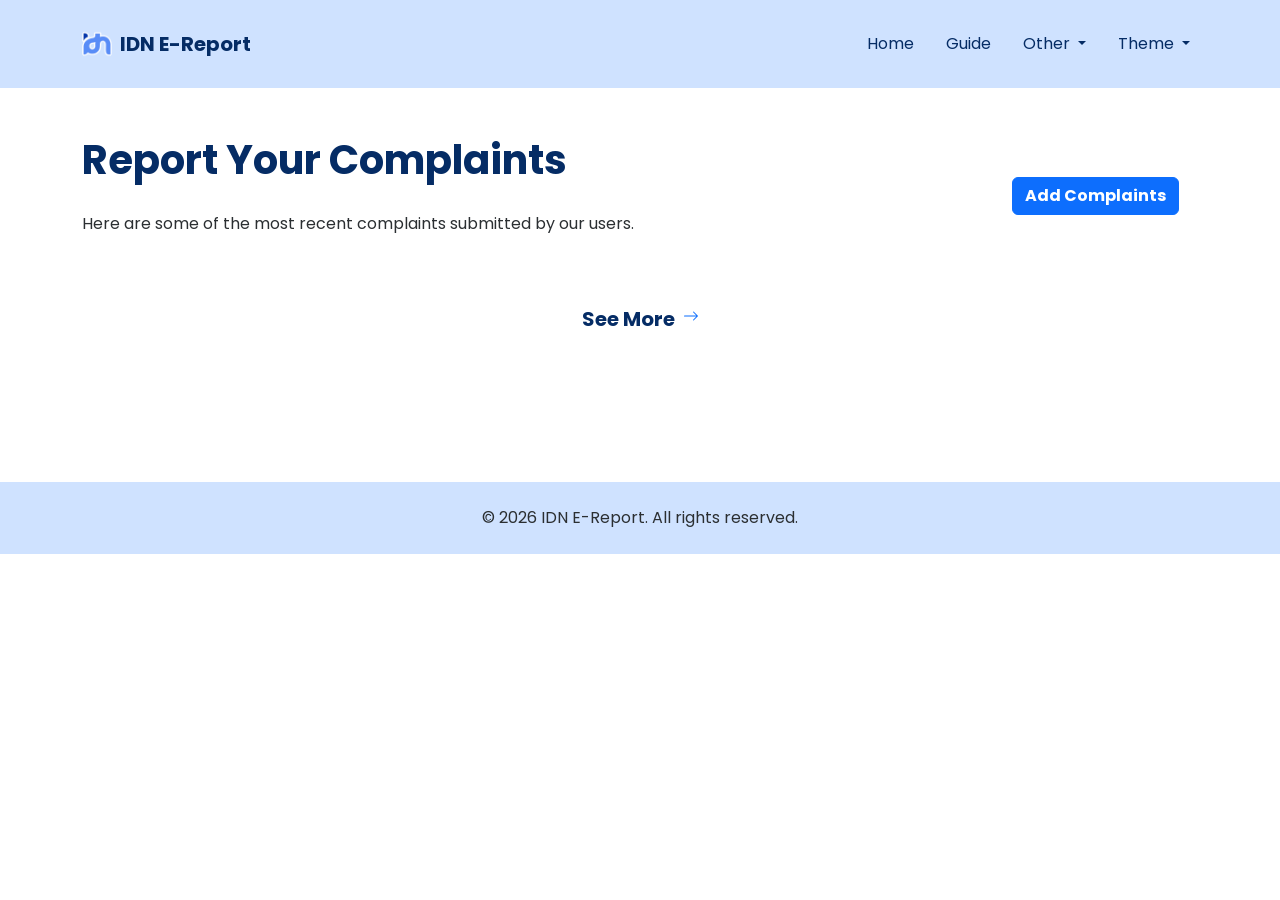
<file: pages/report.html>
<!doctype html>
<html lang="en">
  <head>
    <meta charset="UTF-8" />
    <meta name="viewport" content="width=device-width, initial-scale=1.0" />
    <link
      href="https://cdn.jsdelivr.net/npm/bootstrap@5.3.8/dist/css/bootstrap.min.css"
      rel="stylesheet"
      integrity="sha384-sRIl4kxILFvY47J16cr9ZwB07vP4J8+LH7qKQnuqkuIAvNWLzeN8tE5YBujZqJLB"
      crossorigin="anonymous"
    />
    <link
      rel="stylesheet"
      href="https://cdnjs.cloudflare.com/ajax/libs/animate.css/4.1.1/animate.min.css"
    />
    <link href="https://unpkg.com/aos@2.3.1/dist/aos.css" rel="stylesheet" />
    <link rel="stylesheet" href="../assets/style.css" />

    <link
      rel="icon"
      type="image/x-icon"
      href="../assets/image/cropped-Frame-88.png"
    />
    <title>Report | IDN E-Report</title>
  </head>
  <body data-theme="bright">
    <!-- navbar -->
    <nav class="navbar navbar-expand-lg bg-primary-subtle py-4">
      <div class="container">
        <a
          class="navbar-brand d-flex align-items-center gap-2"
          href="../index.html"
        >
          <img
            src="../assets/image/cropped-Frame-88.png"
            alt="Logo"
            width="30"
            class="d-inline-block align-text-top rounded"
          />
          <span class="fw-bold text-primary-emphasis">IDN E-Report</span>
        </a>
        <button
          class="navbar-toggler shadow-none"
          type="button"
          data-bs-toggle="collapse"
          data-bs-target="#navbarNavDropdown"
          aria-controls="navbarNavDropdown"
          aria-expanded="false"
          aria-label="Toggle navigation"
        >
          <span class="navbar-toggler-icon"></span>
        </button>
        <div class="collapse navbar-collapse" id="navbarNavDropdown">
          <ul class="navbar-nav ms-auto gap-3 pt-3 pt-lg-0">
            <li class="nav-item">
              <a
                class="nav-link text-primary-emphasis active"
                aria-current="page"
                href="../index.html"
                >Home</a
              >
            </li>
            <li class="nav-item">
              <a
                class="nav-link text-primary-emphasis active"
                aria-current="page"
                href="./pages/Guide.html"
                >Guide</a
              >
            </li>
            <li class="nav-item dropdown">
              <a
                class="nav-link text-primary-emphasis dropdown-toggle"
                role="button"
                data-bs-toggle="dropdown"
                aria-expanded="false"
              >
                Other
              </a>
              <ul class="dropdown-menu">
                <li>
                  <a class="dropdown-item" href="../Recent/1.html">Recent</a>
                </li>
                <li>
                  <a class="dropdown-item" href="../pages/FAQ.html">FAQ</a>
                </li>
              </ul>
            </li>
            <li class="nav-item dropdown">
              <a
                class="nav-link text-primary-emphasis dropdown-toggle"
                role="button"
                data-bs-toggle="dropdown"
                aria-expanded="false"
              >
                Theme
              </a>

              <ul class="dropdown-menu">
                <li>
                  <a class="dropdown-item theme-option" data-theme="bright">
                    Bright
                  </a>
                </li>

                <li>
                  <a class="dropdown-item theme-option" data-theme="dark">
                    Dark
                  </a>
                </li>
              </ul>
            </li>
          </ul>
        </div>
      </div>
    </nav>

    <!-- report -->
    <section id="recent" class="py-5">
      <div class="container">
        <div
          class="d-flex flex-column flex-lg-row mb-5 justify-content-center justify-content-lg-between align-items-center"
        >
          <div class="col-lg-8 text-center text-lg-start">
            <h1
              data-aos="fade-up"
              data-aos-duration="2000"
              data-aos-delay="100"
              class="fw-bold text-primary-emphasis mb-4"
            >
              Report Your Complaints
            </h1>
            <p
              data-aos="fade-up"
              data-aos-duration="2000"
              data-aos-delay="250"
              class="text-secondary-emphasis lh-lg fs-6"
            >
              Here are some of the most recent complaints submitted by our
              users.
            </p>
          </div>
          <div class="col-lg-2 mt-4 align-items-center">
            <button
              type="button"
              data-bs-toggle="modal"
              data-bs-target="#exampleModal"
              data-aos="fade-up"
              data-aos-duration="2000"
              data-aos-delay="100"
              class="btn btn-primary width-100 fw-bold text-white bg-primary-emphasis mb-4"
            >
              <i class="fa-solid fa-plus"></i>Add Complaints
            </button>
          </div>
        </div>
        <a
          data-aos="fade-up"
          data-aos-duration="2000"
          data-aos-delay="350"
          class="d-flex justify-content-center link-offset-2 link-offset-3-hover link-underline link-underline-opacity-0 link-underline-opacity-75-hover"
          href="../Recent/1.html"
        >
          <span class="fw-bold text-primary-emphasis fs-5">See More</span>
          <svg
            xmlns="http://www.w3.org/2000/svg"
            width="16"
            height="16"
            fill="currentColor"
            class="bi bi-arrow-right ms-2 mt-1"
            viewBox="0 0 16 16"
          >
            <path
              fill-rule="evenodd"
              d="M1 8a.5.5 0 0 1 .5-.5h11.793l-3.147-3.146a.5.5 0 0 1 .708-.708l4 4a.5.5 0 0 1 0 .708l-4 4a.5.5 0 0 1-.708-.708L13.293 8.5H1.5A.5.5 0 0 1 1 8z"
            />
          </svg>
        </a>
      </div>
    </section>

    <div
      class="modal fade"
      id="exampleModal"
      tabindex="-1"
      aria-labelledby="exampleModalLabel"
      aria-hidden="true"
    >
      <div class="modal-dialog modal-lg modal-dialog-centered">
        <div class="modal-content">
          <div class="modal-header bg-primary text-white">
            <h1 class="modal-title fs-5 semi-bold" id="exampleModalLabel">
              <i class="fa-solid fa-pen-to-square"></i>Add Your Complaint
            </h1>
            <button
              type="button"
              class="btn-close"
              data-bs-dismiss="modal"
              aria-label="Close"
            ></button>
          </div>
          <form action="">
            <div class="modal-body p-4" style="padding: 3rem;">
              <div class="mb-4">
                <label class="form-label fw-semibold">Title</label>
                <input
                  class="form-control shadow-sm"
                  type="text"
                  placeholder="Insert the title"
                />
              </div>
              <div class="mb-4">
                <label class="form-label fw-semibold" for="">Category</label>
                <select class="form-select" aria-label="Default select example">
                  <option selected>selected</option>
                  <option value="academic">Academic</option>
                  <option value="facility">Facility</option>
                </select>
              </div>
              <div class="mb-4">
                <label class="form-label fw-semibold">Your report</label>
                <textarea class="form-control" rows="6" placeholder="Report"></textarea>
              </div>
              <div class="mb-4">
                <label class="form-label fw-semibold">Upload images</label>
                <input class="form-control" type="file" accept="image/*">
              </div>
            </div>
            <div class="modal-footer">
              <button
                type="reset"
                class="btn btn-secondary"
                data-bs-dismiss="modal"
              >
                Reset
              </button>
              <button type="submit" class="btn btn-primary">
               <i class="fa-solid fa-paper-plane me-2"></i>Upload
              </button>
            </div>
          </form>
        </div>
      </div>
    </div>

    <!-- footer -->
    <footer class="bg-primary-subtle py-4">
      <div class="container text-center">
        <p class="mb-0 text-secondary-emphasis">
          &copy; 2026 IDN E-Report. All rights reserved.
        </p>
      </div>
    </footer>

    <!-- JavaScript Bundle with Popper -->
    <script
      src="https://cdn.jsdelivr.net/npm/@popperjs/core@2.11.8/dist/umd/popper.min.js"
      integrity="sha384-I7E8VVD/ismYTF4hNIPjVp/Zjvgyol6VFvRkX/vR+Vc4jQkC+hVqc2pM8ODewa9r"
      crossorigin="anonymous"
    ></script>
    <script
      src="https://cdn.jsdelivr.net/npm/bootstrap@5.3.8/dist/js/bootstrap.min.js"
      integrity="sha384-G/EV+4j2dNv+tEPo3++6LCgdCROaejBqfUeNjuKAiuXbjrxilcCdDz6ZAVfHWe1Y"
      crossorigin="anonymous"
    ></script>
    <script src="https://unpkg.com/aos@2.3.1/dist/aos.js"></script>
    <script>
      AOS.init();
    </script>

    <script>
      document.addEventListener("DOMContentLoaded", () => {
        const themeOptions = document.querySelectorAll(".theme-option");
        const heroImage = document.getElementById("heroImage");

        const savedTheme = localStorage.getItem("portfolio_theme") || "bright";

        // Terapkan theme + gambar saat pertama kali halaman dibuka
        setTheme(savedTheme, false);

        themeOptions.forEach((option) => {
          option.addEventListener("click", (event) => {
            event.preventDefault();

            const selectedTheme = option.dataset.theme;

            setTheme(selectedTheme, true);

            localStorage.setItem("portfolio_theme", selectedTheme);
          });
        });

        function setTheme(theme, animate = true) {
          // Pastikan theme valid
          if (theme !== "bright" && theme !== "dark") {
            theme = "bright";
          }

          const imageSrc =
            theme === "dark"
              ? "assets/image/hero-dark.png"
              : "assets/image/hero-bright.svg";

          // FIRST LOAD
          if (!animate) {
            document.body.setAttribute("data-theme", theme);

            if (heroImage) {
              heroImage.src = imageSrc;
            }

            return;
          }

          // THEME CHANGE ANIMATION
          if (heroImage) {
            heroImage.classList.add("theme-changing");
          }

          setTimeout(() => {
            document.body.setAttribute("data-theme", theme);

            if (heroImage) {
              heroImage.src = imageSrc;
            }

            requestAnimationFrame(() => {
              if (heroImage) {
                heroImage.classList.remove("theme-changing");
              }
            });
          }, 250);
        }
      });
    </script>
    <script src="../assets/logic.js"></script>
  </body>
</html>
</file>
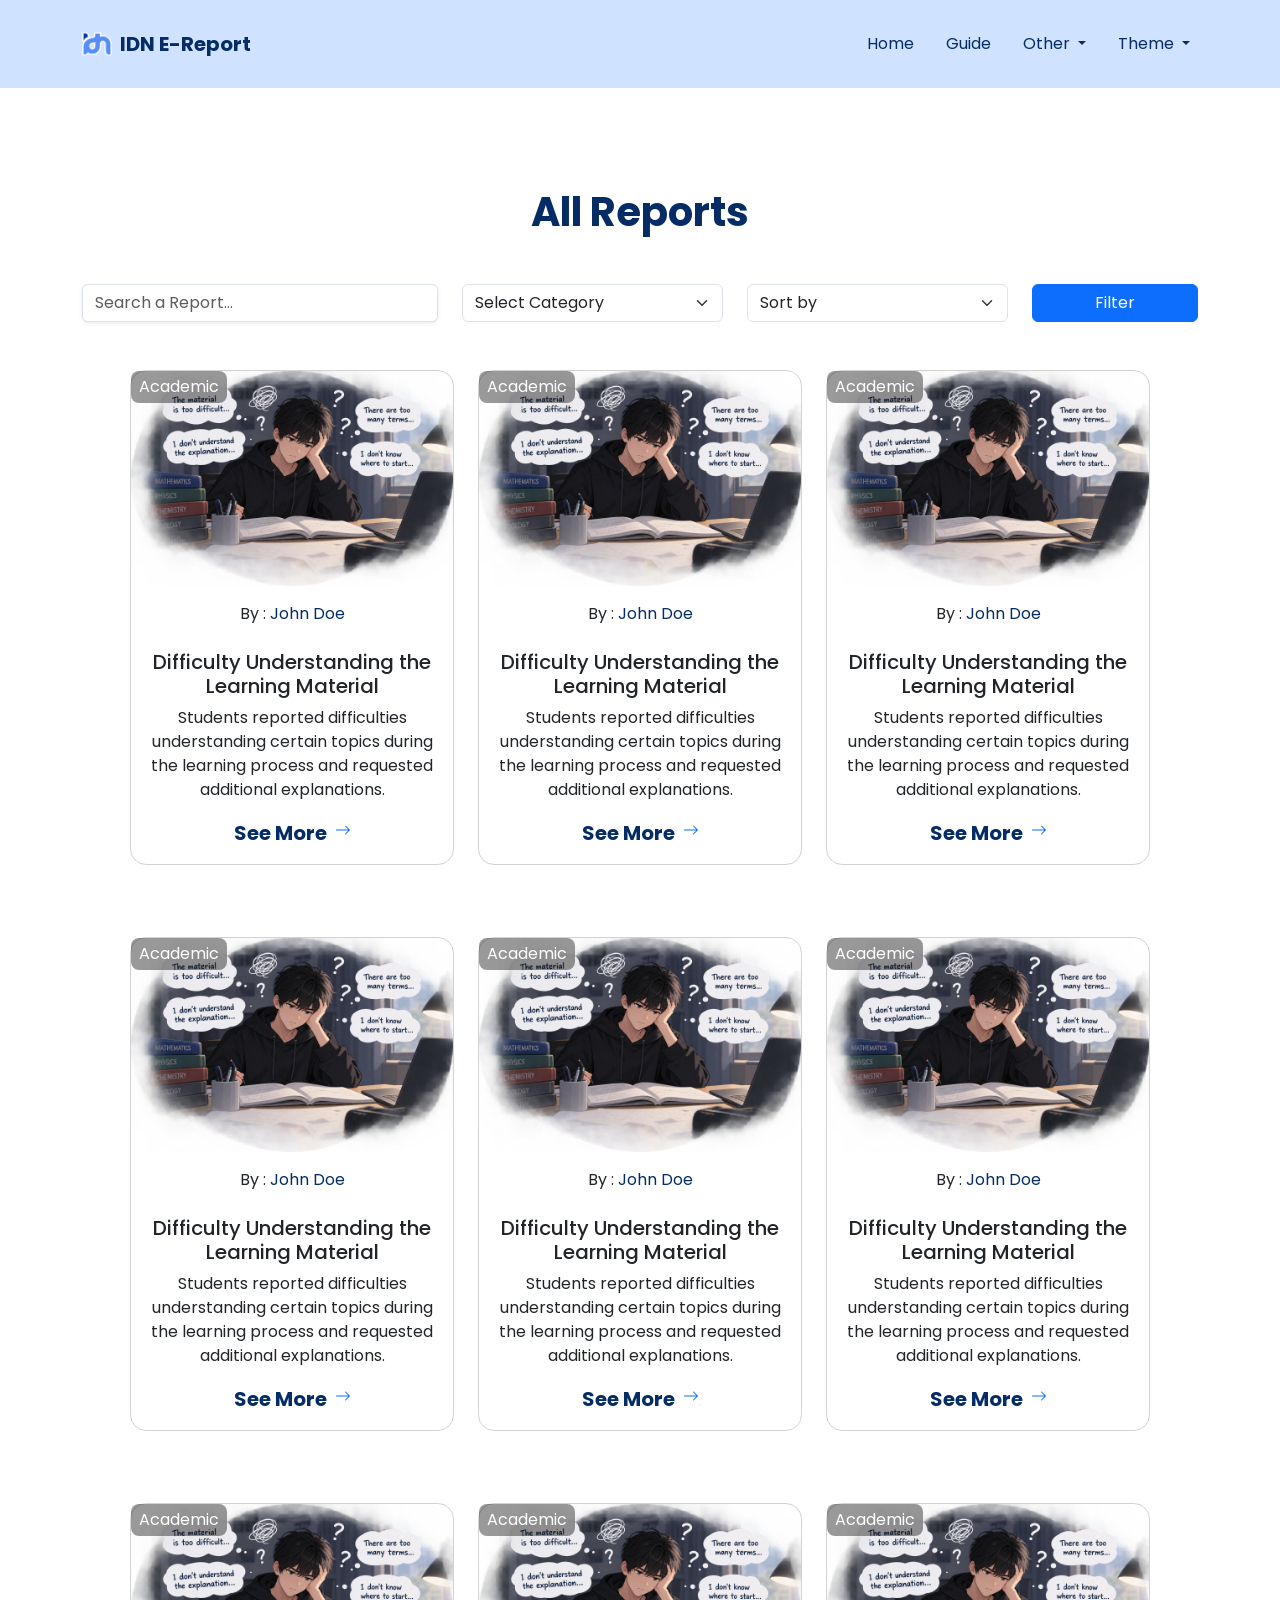
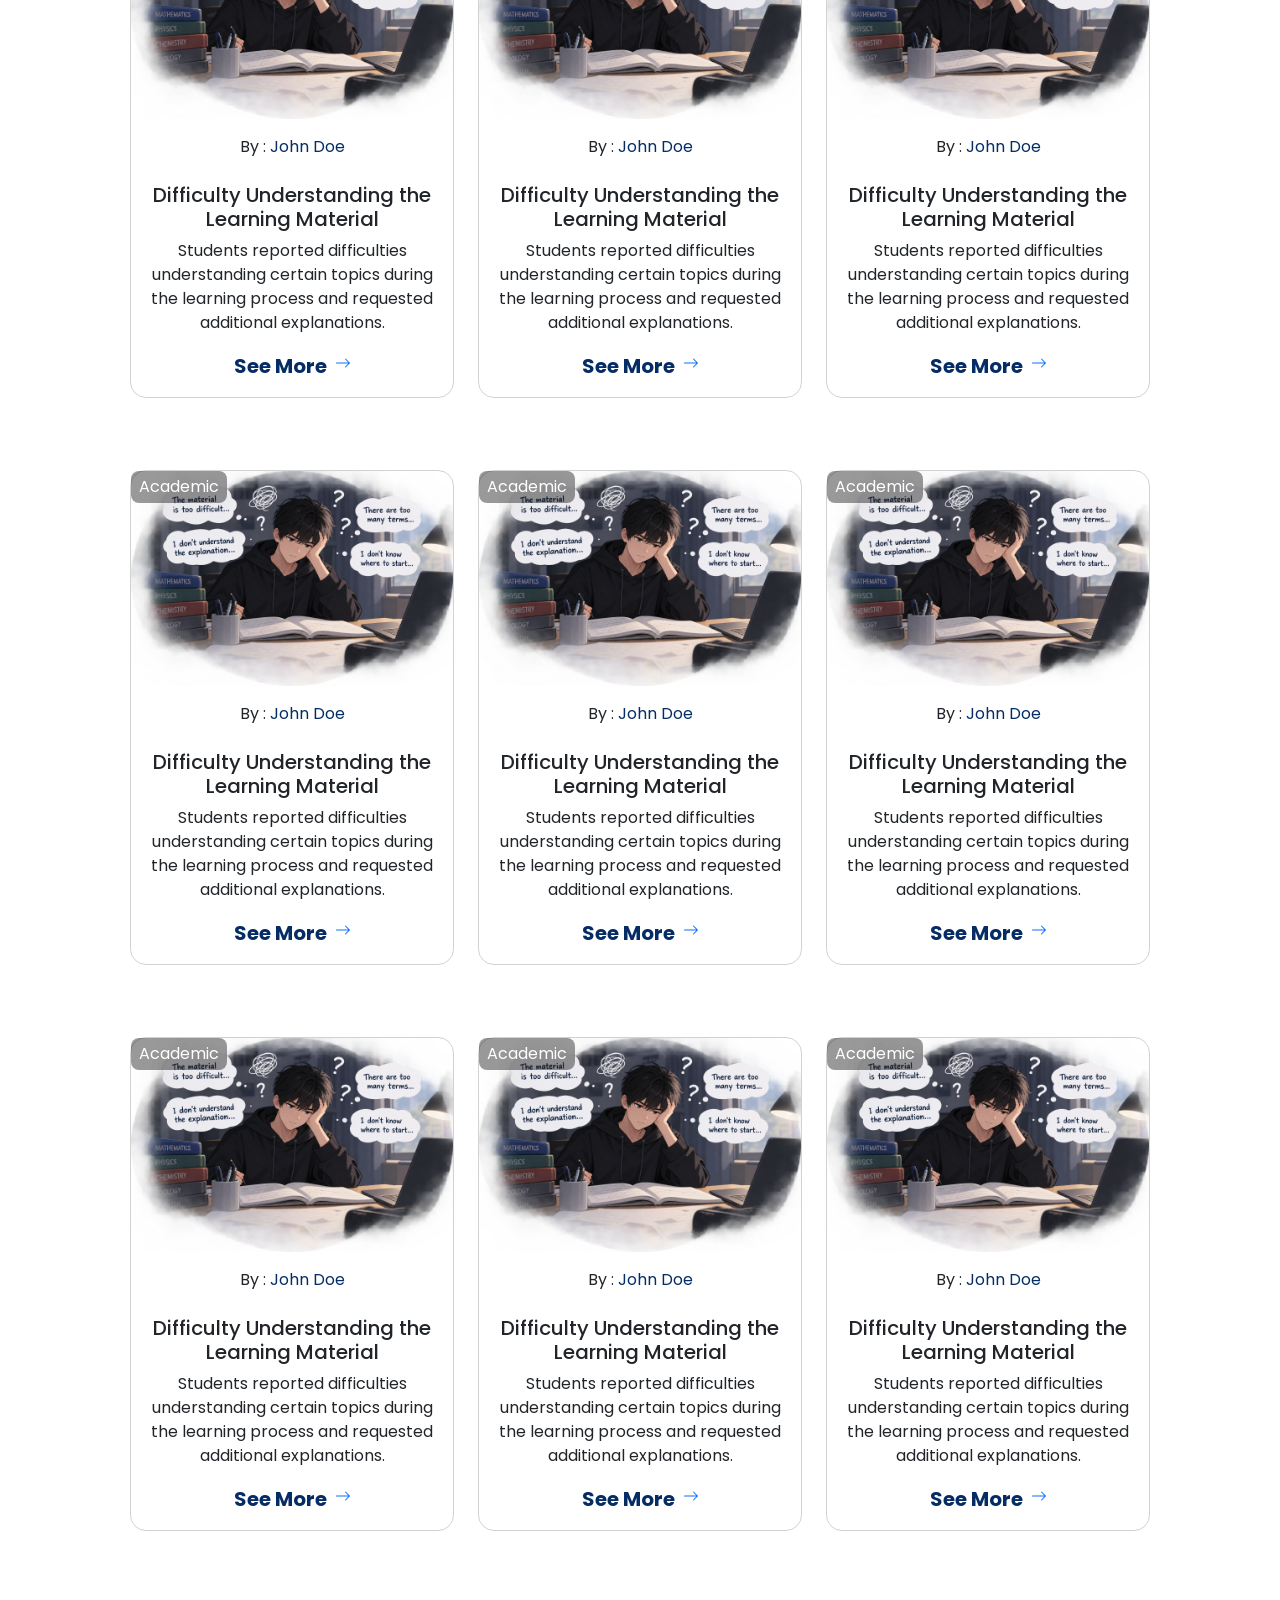
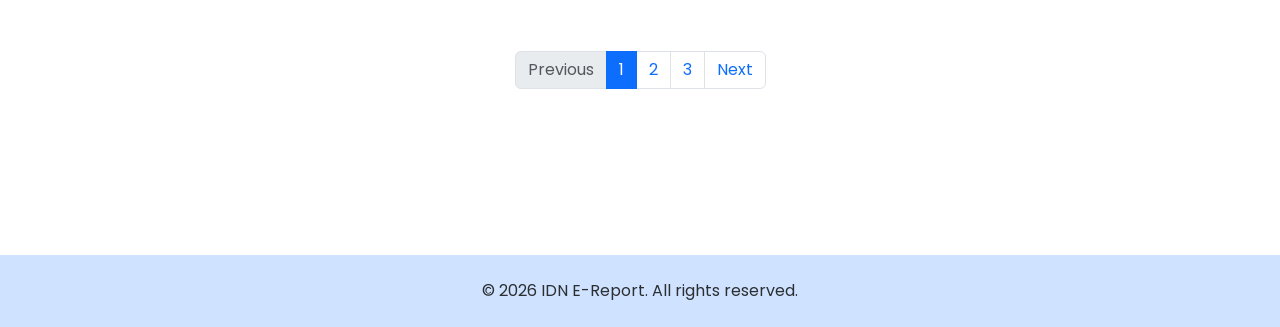
<file: Recent/1.html>
<!doctype html>
<html lang="en">
  <head>
    <meta charset="UTF-8" />
    <meta name="viewport" content="width=device-width, initial-scale=1.0" />
    <link
      href="https://cdn.jsdelivr.net/npm/bootstrap@5.3.8/dist/css/bootstrap.min.css"
      rel="stylesheet"
      integrity="sha384-sRIl4kxILFvY47J16cr9ZwB07vP4J8+LH7qKQnuqkuIAvNWLzeN8tE5YBujZqJLB"
      crossorigin="anonymous"
    />
    <link
      rel="stylesheet"
      href="https://cdnjs.cloudflare.com/ajax/libs/animate.css/4.1.1/animate.min.css"
    />
    <link href="https://unpkg.com/aos@2.3.1/dist/aos.css" rel="stylesheet" />
    <link rel="stylesheet" href="../assets/style.css" />

    <link
      rel="icon"
      type="image/x-icon"
      href="../assets/image/cropped-Frame-88.png"
    />
    <title>Recent | IDN E-Report</title>
  </head>
  <body data-theme="bright">
    <!-- navbar -->
    <nav class="navbar navbar-expand-lg bg-primary-subtle py-4">
      <div class="container">
        <a
          class="navbar-brand d-flex align-items-center gap-2"
          href="../index.html"
        >
          <img
            src="../assets/image/cropped-Frame-88.png"
            alt="Logo"
            width="30"
            class="d-inline-block align-text-top rounded"
          />
          <span class="fw-bold text-primary-emphasis">IDN E-Report</span>
        </a>
        <button
          class="navbar-toggler shadow-none"
          type="button"
          data-bs-toggle="collapse"
          data-bs-target="#navbarNavDropdown"
          aria-controls="navbarNavDropdown"
          aria-expanded="false"
          aria-label="Toggle navigation"
        >
          <span class="navbar-toggler-icon"></span>
        </button>
        <div class="collapse navbar-collapse" id="navbarNavDropdown">
          <ul class="navbar-nav ms-auto gap-3 pt-3 pt-lg-0">
            <li class="nav-item">
              <a
                class="nav-link text-primary-emphasis active"
                aria-current="page"
                href="../index.html"
                >Home</a
              >
            </li>
            <li class="nav-item">
              <a
                class="nav-link text-primary-emphasis active"
                aria-current="page"
                href="./pages/Guide.html"
                >Guide</a
              >
            </li>
            <li class="nav-item dropdown">
              <a
                class="nav-link text-primary-emphasis dropdown-toggle"
                role="button"
                data-bs-toggle="dropdown"
                aria-expanded="false"
              >
                Other
              </a>
              <ul class="dropdown-menu">
                <li>
                  <a class="dropdown-item" href="../Recent/1.html">Recent</a>
                </li>
                <li>
                  <a class="dropdown-item" href="../pages/FAQ.html">FAQ</a>
                </li>
              </ul>
            </li>
            <li class="nav-item dropdown">
              <a
                class="nav-link text-primary-emphasis dropdown-toggle"
                role="button"
                data-bs-toggle="dropdown"
                aria-expanded="false"
              >
                Theme
              </a>

              <ul class="dropdown-menu">
                <li>
                  <a class="dropdown-item theme-option" data-theme="bright">
                    Bright
                  </a>
                </li>

                <li>
                  <a class="dropdown-item theme-option" data-theme="dark">
                    Dark
                  </a>
                </li>
              </ul>
            </li>
          </ul>
        </div>
      </div>
    </nav>

    <!-- reports -->
    <section id="reports">
      <div class="container">
        <div class="text-center">
          <h1 class="fw-bold text-primary-emphasis">All Reports</h1>
          <p class="text-muted lh-lg"></p>

          <div class="row mt-5 gap-3 gap-md-0 justify-content-center">
            <div class="col-12 col-md-4 mb-2 mb-md-0">
              <input
                type="text"
                class="form-control shadow-sm"
                placeholder="Search a Report..."
              />
            </div>
            <div class="col-12 col-md-3 mb-2 mb-md-0">
              <select class="form-select">
                <option value="">Select Category</option>
                <option value="">Academic</option>
                <option value="">Fasility</option>
              </select>
            </div>
            <div class="col-12 col-md-3 mb-2 mb-md-0">
              <select class="form-select">
                <option value="">Sort by</option>
                <option value="">Popular</option>
                <option value="">Latest</option>
                <option value="">Longest</option>
              </select>
            </div>
            <div id="button" class="col-12 col-md-2 mb-4 mb-md-0">
              <button class="btn btn-primary w-100">
                <i class="fa-solid fa-filter"></i>
                Filter
              </button>
            </div>
          </div>

          <section id="recent" class="py-5">
            <div class="container px-3 px-md-5">
              <div class="service row mb-5 justify-content-center">
                <div class="col-12 col-md-6 col-lg-4 mb-4">
                  <div
                    class="card border-1 rounded-4 h-100"
                    style="background-color: transparent"
                  >
                    <div
                      style="background-color: rgba(0, 0, 0, 0.4)"
                      class="position-absolute px-2 py-1 rounded-3"
                    >
                      <a
                        href="#"
                        class="text-white"
                        style="text-decoration: none"
                        >Academic</a
                      >
                    </div>
                    <a href="./single-page.html">
                      <img
                        src="../assets/image/ChatGPT Image 10 Sep 2026, 14.42.06.png"
                        class="card-img-top"
                        alt="..."
                      />
                    </a>
                    <div class="card-body">
                      <p class="mb-4">
                        By :
                        <a
                          href="#"
                          class="text-primary-emphasis"
                          style="text-decoration: none"
                          >John Doe</a
                        >
                      </p>
                      <h5 class="card-title">
                        Difficulty Understanding the Learning Material
                      </h5>
                      <p class="card-text">
                        Students reported difficulties understanding certain
                        topics during the learning process and requested
                        additional explanations.
                      </p>
                      <a
                        class="d-flex justify-content-center link-offset-2 link-offset-3-hover link-underline link-underline-opacity-0 link-underline-opacity-75-hover"
                        href="./single-page.html"
                      >
                        <span class="fw-bold text-primary-emphasis fs-5"
                          >See More</span
                        >
                        <svg
                          xmlns="http://www.w3.org/2000/svg"
                          width="16"
                          height="16"
                          fill="currentColor"
                          class="bi bi-arrow-right ms-2 mt-1"
                          viewBox="0 0 16 16"
                        >
                          <path
                            fill-rule="evenodd"
                            d="M1 8a.5.5 0 0 1 .5-.5h11.793l-3.147-3.146a.5.5 0 0 1 .708-.708l4 4a.5.5 0 0 1 0 .708l-4 4a.5.5 0 0 1-.708-.708L13.293 8.5H1.5A.5.5 0 0 1 1 8z"
                          />
                        </svg>
                      </a>
                    </div>
                  </div>
                </div>

                <div class="col-12 col-md-6 col-lg-4 mb-4">
                  <div
                    class="card border-1 rounded-4 h-100"
                    style="background-color: transparent"
                  >
                    <div
                      style="background-color: rgba(0, 0, 0, 0.4)"
                      class="position-absolute px-2 py-1 rounded-3"
                    >
                      <a
                        href="#"
                        class="text-white"
                        style="text-decoration: none"
                        >Academic</a
                      >
                    </div>
                    <a href="./single-page.html">
                      <img
                        src="../assets/image/ChatGPT Image 10 Sep 2026, 14.42.06.png"
                        class="card-img-top"
                        alt="..."
                      />
                    </a>
                    <div class="card-body">
                      <p class="mb-4">
                        By :
                        <a
                          href="#"
                          class="text-primary-emphasis"
                          style="text-decoration: none"
                          >John Doe</a
                        >
                      </p>
                      <h5 class="card-title">
                        Difficulty Understanding the Learning Material
                      </h5>
                      <p class="card-text">
                        Students reported difficulties understanding certain
                        topics during the learning process and requested
                        additional explanations.
                      </p>
                      <a
                        class="d-flex justify-content-center link-offset-2 link-offset-3-hover link-underline link-underline-opacity-0 link-underline-opacity-75-hover"
                        href="./single-page.html"
                      >
                        <span class="fw-bold text-primary-emphasis fs-5"
                          >See More</span
                        >
                        <svg
                          xmlns="http://www.w3.org/2000/svg"
                          width="16"
                          height="16"
                          fill="currentColor"
                          class="bi bi-arrow-right ms-2 mt-1"
                          viewBox="0 0 16 16"
                        >
                          <path
                            fill-rule="evenodd"
                            d="M1 8a.5.5 0 0 1 .5-.5h11.793l-3.147-3.146a.5.5 0 0 1 .708-.708l4 4a.5.5 0 0 1 0 .708l-4 4a.5.5 0 0 1-.708-.708L13.293 8.5H1.5A.5.5 0 0 1 1 8z"
                          />
                        </svg>
                      </a>
                    </div>
                  </div>
                </div>

                <div class="col-12 col-md-6 col-lg-4 mb-4">
                  <div
                    class="card border-1 rounded-4 h-100"
                    style="background-color: transparent"
                  >
                    <div
                      style="background-color: rgba(0, 0, 0, 0.4)"
                      class="position-absolute px-2 py-1 rounded-3"
                    >
                      <a
                        href="#"
                        class="text-white"
                        style="text-decoration: none"
                        >Academic</a
                      >
                    </div>
                    <a href="./single-page.html">
                      <img
                        src="../assets/image/ChatGPT Image 10 Sep 2026, 14.42.06.png"
                        class="card-img-top"
                        alt="..."
                      />
                    </a>
                    <div class="card-body">
                      <p class="mb-4">
                        By :
                        <a
                          href="#"
                          class="text-primary-emphasis"
                          style="text-decoration: none"
                          >John Doe</a
                        >
                      </p>
                      <h5 class="card-title">
                        Difficulty Understanding the Learning Material
                      </h5>
                      <p class="card-text">
                        Students reported difficulties understanding certain
                        topics during the learning process and requested
                        additional explanations.
                      </p>
                      <a
                        class="d-flex justify-content-center link-offset-2 link-offset-3-hover link-underline link-underline-opacity-0 link-underline-opacity-75-hover"
                        href="./single-page.html"
                      >
                        <span class="fw-bold text-primary-emphasis fs-5"
                          >See More</span
                        >
                        <svg
                          xmlns="http://www.w3.org/2000/svg"
                          width="16"
                          height="16"
                          fill="currentColor"
                          class="bi bi-arrow-right ms-2 mt-1"
                          viewBox="0 0 16 16"
                        >
                          <path
                            fill-rule="evenodd"
                            d="M1 8a.5.5 0 0 1 .5-.5h11.793l-3.147-3.146a.5.5 0 0 1 .708-.708l4 4a.5.5 0 0 1 0 .708l-4 4a.5.5 0 0 1-.708-.708L13.293 8.5H1.5A.5.5 0 0 1 1 8z"
                          />
                        </svg>
                      </a>
                    </div>
                  </div>
                </div>
              </div>
              <div class="service row mb-5 justify-content-center">
                <div class="col-12 col-md-6 col-lg-4 mb-4">
                  <div
                    class="card border-1 rounded-4 h-100"
                    style="background-color: transparent"
                  >
                    <div
                      style="background-color: rgba(0, 0, 0, 0.4)"
                      class="position-absolute px-2 py-1 rounded-3"
                    >
                      <a
                        href="#"
                        class="text-white"
                        style="text-decoration: none"
                        >Academic</a
                      >
                    </div>
                    <a href="./single-page.html">
                      <img
                        src="../assets/image/ChatGPT Image 10 Sep 2026, 14.42.06.png"
                        class="card-img-top"
                        alt="..."
                      />
                    </a>
                    <div class="card-body">
                      <p class="mb-4">
                        By :
                        <a
                          href="#"
                          class="text-primary-emphasis"
                          style="text-decoration: none"
                          >John Doe</a
                        >
                      </p>
                      <h5 class="card-title">
                        Difficulty Understanding the Learning Material
                      </h5>
                      <p class="card-text">
                        Students reported difficulties understanding certain
                        topics during the learning process and requested
                        additional explanations.
                      </p>
                      <a
                        class="d-flex justify-content-center link-offset-2 link-offset-3-hover link-underline link-underline-opacity-0 link-underline-opacity-75-hover"
                        href="./single-page.html"
                      >
                        <span class="fw-bold text-primary-emphasis fs-5"
                          >See More</span
                        >
                        <svg
                          xmlns="http://www.w3.org/2000/svg"
                          width="16"
                          height="16"
                          fill="currentColor"
                          class="bi bi-arrow-right ms-2 mt-1"
                          viewBox="0 0 16 16"
                        >
                          <path
                            fill-rule="evenodd"
                            d="M1 8a.5.5 0 0 1 .5-.5h11.793l-3.147-3.146a.5.5 0 0 1 .708-.708l4 4a.5.5 0 0 1 0 .708l-4 4a.5.5 0 0 1-.708-.708L13.293 8.5H1.5A.5.5 0 0 1 1 8z"
                          />
                        </svg>
                      </a>
                    </div>
                  </div>
                </div>

                <div class="col-12 col-md-6 col-lg-4 mb-4">
                  <div
                    class="card border-1 rounded-4 h-100"
                    style="background-color: transparent"
                  >
                    <div
                      style="background-color: rgba(0, 0, 0, 0.4)"
                      class="position-absolute px-2 py-1 rounded-3"
                    >
                      <a
                        href="#"
                        class="text-white"
                        style="text-decoration: none"
                        >Academic</a
                      >
                    </div>
                    <a href="./single-page.html">
                      <img
                        src="../assets/image/ChatGPT Image 10 Sep 2026, 14.42.06.png"
                        class="card-img-top"
                        alt="..."
                      />
                    </a>
                    <div class="card-body">
                      <p class="mb-4">
                        By :
                        <a
                          href="#"
                          class="text-primary-emphasis"
                          style="text-decoration: none"
                          >John Doe</a
                        >
                      </p>
                      <h5 class="card-title">
                        Difficulty Understanding the Learning Material
                      </h5>
                      <p class="card-text">
                        Students reported difficulties understanding certain
                        topics during the learning process and requested
                        additional explanations.
                      </p>
                      <a
                        class="d-flex justify-content-center link-offset-2 link-offset-3-hover link-underline link-underline-opacity-0 link-underline-opacity-75-hover"
                        href="./single-page.html"
                      >
                        <span class="fw-bold text-primary-emphasis fs-5"
                          >See More</span
                        >
                        <svg
                          xmlns="http://www.w3.org/2000/svg"
                          width="16"
                          height="16"
                          fill="currentColor"
                          class="bi bi-arrow-right ms-2 mt-1"
                          viewBox="0 0 16 16"
                        >
                          <path
                            fill-rule="evenodd"
                            d="M1 8a.5.5 0 0 1 .5-.5h11.793l-3.147-3.146a.5.5 0 0 1 .708-.708l4 4a.5.5 0 0 1 0 .708l-4 4a.5.5 0 0 1-.708-.708L13.293 8.5H1.5A.5.5 0 0 1 1 8z"
                          />
                        </svg>
                      </a>
                    </div>
                  </div>
                </div>

                <div class="col-12 col-md-6 col-lg-4 mb-4">
                  <div
                    class="card border-1 rounded-4 h-100"
                    style="background-color: transparent"
                  >
                    <div
                      style="background-color: rgba(0, 0, 0, 0.4)"
                      class="position-absolute px-2 py-1 rounded-3"
                    >
                      <a
                        href="#"
                        class="text-white"
                        style="text-decoration: none"
                        >Academic</a
                      >
                    </div>
                    <a href="./single-page.html">
                      <img
                        src="../assets/image/ChatGPT Image 10 Sep 2026, 14.42.06.png"
                        class="card-img-top"
                        alt="..."
                      />
                    </a>
                    <div class="card-body">
                      <p class="mb-4">
                        By :
                        <a
                          href="#"
                          class="text-primary-emphasis"
                          style="text-decoration: none"
                          >John Doe</a
                        >
                      </p>
                      <h5 class="card-title">
                        Difficulty Understanding the Learning Material
                      </h5>
                      <p class="card-text">
                        Students reported difficulties understanding certain
                        topics during the learning process and requested
                        additional explanations.
                      </p>
                      <a
                        class="d-flex justify-content-center link-offset-2 link-offset-3-hover link-underline link-underline-opacity-0 link-underline-opacity-75-hover"
                        href="./single-page.html"
                      >
                        <span class="fw-bold text-primary-emphasis fs-5"
                          >See More</span
                        >
                        <svg
                          xmlns="http://www.w3.org/2000/svg"
                          width="16"
                          height="16"
                          fill="currentColor"
                          class="bi bi-arrow-right ms-2 mt-1"
                          viewBox="0 0 16 16"
                        >
                          <path
                            fill-rule="evenodd"
                            d="M1 8a.5.5 0 0 1 .5-.5h11.793l-3.147-3.146a.5.5 0 0 1 .708-.708l4 4a.5.5 0 0 1 0 .708l-4 4a.5.5 0 0 1-.708-.708L13.293 8.5H1.5A.5.5 0 0 1 1 8z"
                          />
                        </svg>
                      </a>
                    </div>
                  </div>
                </div>
              </div>
              <div class="service row mb-5 justify-content-center">
                <div class="col-12 col-md-6 col-lg-4 mb-4">
                  <div
                    class="card border-1 rounded-4 h-100"
                    style="background-color: transparent"
                  >
                    <div
                      style="background-color: rgba(0, 0, 0, 0.4)"
                      class="position-absolute px-2 py-1 rounded-3"
                    >
                      <a
                        href="#"
                        class="text-white"
                        style="text-decoration: none"
                        >Academic</a
                      >
                    </div>
                    <a href="./single-page.html">
                      <img
                        src="../assets/image/ChatGPT Image 10 Sep 2026, 14.42.06.png"
                        class="card-img-top"
                        alt="..."
                      />
                    </a>
                    <div class="card-body">
                      <p class="mb-4">
                        By :
                        <a
                          href="#"
                          class="text-primary-emphasis"
                          style="text-decoration: none"
                          >John Doe</a
                        >
                      </p>
                      <h5 class="card-title">
                        Difficulty Understanding the Learning Material
                      </h5>
                      <p class="card-text">
                        Students reported difficulties understanding certain
                        topics during the learning process and requested
                        additional explanations.
                      </p>
                      <a
                        class="d-flex justify-content-center link-offset-2 link-offset-3-hover link-underline link-underline-opacity-0 link-underline-opacity-75-hover"
                        href="./single-page.html"
                      >
                        <span class="fw-bold text-primary-emphasis fs-5"
                          >See More</span
                        >
                        <svg
                          xmlns="http://www.w3.org/2000/svg"
                          width="16"
                          height="16"
                          fill="currentColor"
                          class="bi bi-arrow-right ms-2 mt-1"
                          viewBox="0 0 16 16"
                        >
                          <path
                            fill-rule="evenodd"
                            d="M1 8a.5.5 0 0 1 .5-.5h11.793l-3.147-3.146a.5.5 0 0 1 .708-.708l4 4a.5.5 0 0 1 0 .708l-4 4a.5.5 0 0 1-.708-.708L13.293 8.5H1.5A.5.5 0 0 1 1 8z"
                          />
                        </svg>
                      </a>
                    </div>
                  </div>
                </div>

                <div class="col-12 col-md-6 col-lg-4 mb-4">
                  <div
                    class="card border-1 rounded-4 h-100"
                    style="background-color: transparent"
                  >
                    <div
                      style="background-color: rgba(0, 0, 0, 0.4)"
                      class="position-absolute px-2 py-1 rounded-3"
                    >
                      <a
                        href="#"
                        class="text-white"
                        style="text-decoration: none"
                        >Academic</a
                      >
                    </div>
                    <a href="./single-page.html">
                      <img
                        src="../assets/image/ChatGPT Image 10 Sep 2026, 14.42.06.png"
                        class="card-img-top"
                        alt="..."
                      />
                    </a>
                    <div class="card-body">
                      <p class="mb-4">
                        By :
                        <a
                          href="#"
                          class="text-primary-emphasis"
                          style="text-decoration: none"
                          >John Doe</a
                        >
                      </p>
                      <h5 class="card-title">
                        Difficulty Understanding the Learning Material
                      </h5>
                      <p class="card-text">
                        Students reported difficulties understanding certain
                        topics during the learning process and requested
                        additional explanations.
                      </p>
                      <a
                        class="d-flex justify-content-center link-offset-2 link-offset-3-hover link-underline link-underline-opacity-0 link-underline-opacity-75-hover"
                        href="./single-page.html"
                      >
                        <span class="fw-bold text-primary-emphasis fs-5"
                          >See More</span
                        >
                        <svg
                          xmlns="http://www.w3.org/2000/svg"
                          width="16"
                          height="16"
                          fill="currentColor"
                          class="bi bi-arrow-right ms-2 mt-1"
                          viewBox="0 0 16 16"
                        >
                          <path
                            fill-rule="evenodd"
                            d="M1 8a.5.5 0 0 1 .5-.5h11.793l-3.147-3.146a.5.5 0 0 1 .708-.708l4 4a.5.5 0 0 1 0 .708l-4 4a.5.5 0 0 1-.708-.708L13.293 8.5H1.5A.5.5 0 0 1 1 8z"
                          />
                        </svg>
                      </a>
                    </div>
                  </div>
                </div>

                <div class="col-12 col-md-6 col-lg-4 mb-4">
                  <div
                    class="card border-1 rounded-4 h-100"
                    style="background-color: transparent"
                  >
                    <div
                      style="background-color: rgba(0, 0, 0, 0.4)"
                      class="position-absolute px-2 py-1 rounded-3"
                    >
                      <a
                        href="#"
                        class="text-white"
                        style="text-decoration: none"
                        >Academic</a
                      >
                    </div>
                    <a href="./single-page.html">
                      <img
                        src="../assets/image/ChatGPT Image 10 Sep 2026, 14.42.06.png"
                        class="card-img-top"
                        alt="..."
                      />
                    </a>
                    <div class="card-body">
                      <p class="mb-4">
                        By :
                        <a
                          href="#"
                          class="text-primary-emphasis"
                          style="text-decoration: none"
                          >John Doe</a
                        >
                      </p>
                      <h5 class="card-title">
                        Difficulty Understanding the Learning Material
                      </h5>
                      <p class="card-text">
                        Students reported difficulties understanding certain
                        topics during the learning process and requested
                        additional explanations.
                      </p>
                      <a
                        class="d-flex justify-content-center link-offset-2 link-offset-3-hover link-underline link-underline-opacity-0 link-underline-opacity-75-hover"
                        href="./single-page.html"
                      >
                        <span class="fw-bold text-primary-emphasis fs-5"
                          >See More</span
                        >
                        <svg
                          xmlns="http://www.w3.org/2000/svg"
                          width="16"
                          height="16"
                          fill="currentColor"
                          class="bi bi-arrow-right ms-2 mt-1"
                          viewBox="0 0 16 16"
                        >
                          <path
                            fill-rule="evenodd"
                            d="M1 8a.5.5 0 0 1 .5-.5h11.793l-3.147-3.146a.5.5 0 0 1 .708-.708l4 4a.5.5 0 0 1 0 .708l-4 4a.5.5 0 0 1-.708-.708L13.293 8.5H1.5A.5.5 0 0 1 1 8z"
                          />
                        </svg>
                      </a>
                    </div>
                  </div>
                </div>
              </div>
              <div class="service row mb-5 justify-content-center">
                <div class="col-12 col-md-6 col-lg-4 mb-4">
                  <div
                    class="card border-1 rounded-4 h-100"
                    style="background-color: transparent"
                  >
                    <div
                      style="background-color: rgba(0, 0, 0, 0.4)"
                      class="position-absolute px-2 py-1 rounded-3"
                    >
                      <a
                        href="#"
                        class="text-white"
                        style="text-decoration: none"
                        >Academic</a
                      >
                    </div>
                    <a href="./single-page.html">
                      <img
                        src="../assets/image/ChatGPT Image 10 Sep 2026, 14.42.06.png"
                        class="card-img-top"
                        alt="..."
                      />
                    </a>
                    <div class="card-body">
                      <p class="mb-4">
                        By :
                        <a
                          href="#"
                          class="text-primary-emphasis"
                          style="text-decoration: none"
                          >John Doe</a
                        >
                      </p>
                      <h5 class="card-title">
                        Difficulty Understanding the Learning Material
                      </h5>
                      <p class="card-text">
                        Students reported difficulties understanding certain
                        topics during the learning process and requested
                        additional explanations.
                      </p>
                      <a
                        class="d-flex justify-content-center link-offset-2 link-offset-3-hover link-underline link-underline-opacity-0 link-underline-opacity-75-hover"
                        href="./single-page.html"
                      >
                        <span class="fw-bold text-primary-emphasis fs-5"
                          >See More</span
                        >
                        <svg
                          xmlns="http://www.w3.org/2000/svg"
                          width="16"
                          height="16"
                          fill="currentColor"
                          class="bi bi-arrow-right ms-2 mt-1"
                          viewBox="0 0 16 16"
                        >
                          <path
                            fill-rule="evenodd"
                            d="M1 8a.5.5 0 0 1 .5-.5h11.793l-3.147-3.146a.5.5 0 0 1 .708-.708l4 4a.5.5 0 0 1 0 .708l-4 4a.5.5 0 0 1-.708-.708L13.293 8.5H1.5A.5.5 0 0 1 1 8z"
                          />
                        </svg>
                      </a>
                    </div>
                  </div>
                </div>

                <div class="col-12 col-md-6 col-lg-4 mb-4">
                  <div
                    class="card border-1 rounded-4 h-100"
                    style="background-color: transparent"
                  >
                    <div
                      style="background-color: rgba(0, 0, 0, 0.4)"
                      class="position-absolute px-2 py-1 rounded-3"
                    >
                      <a
                        href="#"
                        class="text-white"
                        style="text-decoration: none"
                        >Academic</a
                      >
                    </div>
                    <a href="./single-page.html">
                      <img
                        src="../assets/image/ChatGPT Image 10 Sep 2026, 14.42.06.png"
                        class="card-img-top"
                        alt="..."
                      />
                    </a>
                    <div class="card-body">
                      <p class="mb-4">
                        By :
                        <a
                          href="#"
                          class="text-primary-emphasis"
                          style="text-decoration: none"
                          >John Doe</a
                        >
                      </p>
                      <h5 class="card-title">
                        Difficulty Understanding the Learning Material
                      </h5>
                      <p class="card-text">
                        Students reported difficulties understanding certain
                        topics during the learning process and requested
                        additional explanations.
                      </p>
                      <a
                        class="d-flex justify-content-center link-offset-2 link-offset-3-hover link-underline link-underline-opacity-0 link-underline-opacity-75-hover"
                        href="./single-page.html"
                      >
                        <span class="fw-bold text-primary-emphasis fs-5"
                          >See More</span
                        >
                        <svg
                          xmlns="http://www.w3.org/2000/svg"
                          width="16"
                          height="16"
                          fill="currentColor"
                          class="bi bi-arrow-right ms-2 mt-1"
                          viewBox="0 0 16 16"
                        >
                          <path
                            fill-rule="evenodd"
                            d="M1 8a.5.5 0 0 1 .5-.5h11.793l-3.147-3.146a.5.5 0 0 1 .708-.708l4 4a.5.5 0 0 1 0 .708l-4 4a.5.5 0 0 1-.708-.708L13.293 8.5H1.5A.5.5 0 0 1 1 8z"
                          />
                        </svg>
                      </a>
                    </div>
                  </div>
                </div>

                <div class="col-12 col-md-6 col-lg-4 mb-4">
                  <div
                    class="card border-1 rounded-4 h-100"
                    style="background-color: transparent"
                  >
                    <div
                      style="background-color: rgba(0, 0, 0, 0.4)"
                      class="position-absolute px-2 py-1 rounded-3"
                    >
                      <a
                        href="#"
                        class="text-white"
                        style="text-decoration: none"
                        >Academic</a
                      >
                    </div>
                    <a href="./single-page.html">
                      <img
                        src="../assets/image/ChatGPT Image 10 Sep 2026, 14.42.06.png"
                        class="card-img-top"
                        alt="..."
                      />
                    </a>
                    <div class="card-body">
                      <p class="mb-4">
                        By :
                        <a
                          href="#"
                          class="text-primary-emphasis"
                          style="text-decoration: none"
                          >John Doe</a
                        >
                      </p>
                      <h5 class="card-title">
                        Difficulty Understanding the Learning Material
                      </h5>
                      <p class="card-text">
                        Students reported difficulties understanding certain
                        topics during the learning process and requested
                        additional explanations.
                      </p>
                      <a
                        class="d-flex justify-content-center link-offset-2 link-offset-3-hover link-underline link-underline-opacity-0 link-underline-opacity-75-hover"
                        href="./single-page.html"
                      >
                        <span class="fw-bold text-primary-emphasis fs-5"
                          >See More</span
                        >
                        <svg
                          xmlns="http://www.w3.org/2000/svg"
                          width="16"
                          height="16"
                          fill="currentColor"
                          class="bi bi-arrow-right ms-2 mt-1"
                          viewBox="0 0 16 16"
                        >
                          <path
                            fill-rule="evenodd"
                            d="M1 8a.5.5 0 0 1 .5-.5h11.793l-3.147-3.146a.5.5 0 0 1 .708-.708l4 4a.5.5 0 0 1 0 .708l-4 4a.5.5 0 0 1-.708-.708L13.293 8.5H1.5A.5.5 0 0 1 1 8z"
                          />
                        </svg>
                      </a>
                    </div>
                  </div>
                </div>
              </div>
              <div class="service row mb-5 justify-content-center">
                <div class="col-12 col-md-6 col-lg-4 mb-4">
                  <div
                    class="card border-1 rounded-4 h-100"
                    style="background-color: transparent"
                  >
                    <div
                      style="background-color: rgba(0, 0, 0, 0.4)"
                      class="position-absolute px-2 py-1 rounded-3"
                    >
                      <a
                        href="#"
                        class="text-white"
                        style="text-decoration: none"
                        >Academic</a
                      >
                    </div>
                    <a href="./single-page.html">
                      <img
                        src="../assets/image/ChatGPT Image 10 Sep 2026, 14.42.06.png"
                        class="card-img-top"
                        alt="..."
                      />
                    </a>
                    <div class="card-body">
                      <p class="mb-4">
                        By :
                        <a
                          href="#"
                          class="text-primary-emphasis"
                          style="text-decoration: none"
                          >John Doe</a
                        >
                      </p>
                      <h5 class="card-title">
                        Difficulty Understanding the Learning Material
                      </h5>
                      <p class="card-text">
                        Students reported difficulties understanding certain
                        topics during the learning process and requested
                        additional explanations.
                      </p>
                      <a
                        class="d-flex justify-content-center link-offset-2 link-offset-3-hover link-underline link-underline-opacity-0 link-underline-opacity-75-hover"
                        href="./single-page.html"
                      >
                        <span class="fw-bold text-primary-emphasis fs-5"
                          >See More</span
                        >
                        <svg
                          xmlns="http://www.w3.org/2000/svg"
                          width="16"
                          height="16"
                          fill="currentColor"
                          class="bi bi-arrow-right ms-2 mt-1"
                          viewBox="0 0 16 16"
                        >
                          <path
                            fill-rule="evenodd"
                            d="M1 8a.5.5 0 0 1 .5-.5h11.793l-3.147-3.146a.5.5 0 0 1 .708-.708l4 4a.5.5 0 0 1 0 .708l-4 4a.5.5 0 0 1-.708-.708L13.293 8.5H1.5A.5.5 0 0 1 1 8z"
                          />
                        </svg>
                      </a>
                    </div>
                  </div>
                </div>

                <div class="col-12 col-md-6 col-lg-4 mb-4">
                  <div
                    class="card border-1 rounded-4 h-100"
                    style="background-color: transparent"
                  >
                    <div
                      style="background-color: rgba(0, 0, 0, 0.4)"
                      class="position-absolute px-2 py-1 rounded-3"
                    >
                      <a
                        href="#"
                        class="text-white"
                        style="text-decoration: none"
                        >Academic</a
                      >
                    </div>
                    <a href="./single-page.html">
                      <img
                        src="../assets/image/ChatGPT Image 10 Sep 2026, 14.42.06.png"
                        class="card-img-top"
                        alt="..."
                      />
                    </a>
                    <div class="card-body">
                      <p class="mb-4">
                        By :
                        <a
                          href="#"
                          class="text-primary-emphasis"
                          style="text-decoration: none"
                          >John Doe</a
                        >
                      </p>
                      <h5 class="card-title">
                        Difficulty Understanding the Learning Material
                      </h5>
                      <p class="card-text">
                        Students reported difficulties understanding certain
                        topics during the learning process and requested
                        additional explanations.
                      </p>
                      <a
                        class="d-flex justify-content-center link-offset-2 link-offset-3-hover link-underline link-underline-opacity-0 link-underline-opacity-75-hover"
                        href="./single-page.html"
                      >
                        <span class="fw-bold text-primary-emphasis fs-5"
                          >See More</span
                        >
                        <svg
                          xmlns="http://www.w3.org/2000/svg"
                          width="16"
                          height="16"
                          fill="currentColor"
                          class="bi bi-arrow-right ms-2 mt-1"
                          viewBox="0 0 16 16"
                        >
                          <path
                            fill-rule="evenodd"
                            d="M1 8a.5.5 0 0 1 .5-.5h11.793l-3.147-3.146a.5.5 0 0 1 .708-.708l4 4a.5.5 0 0 1 0 .708l-4 4a.5.5 0 0 1-.708-.708L13.293 8.5H1.5A.5.5 0 0 1 1 8z"
                          />
                        </svg>
                      </a>
                    </div>
                  </div>
                </div>

                <div class="col-12 col-md-6 col-lg-4 mb-4">
                  <div
                    class="card border-1 rounded-4 h-100"
                    style="background-color: transparent"
                  >
                    <div
                      style="background-color: rgba(0, 0, 0, 0.4)"
                      class="position-absolute px-2 py-1 rounded-3"
                    >
                      <a
                        href="#"
                        class="text-white"
                        style="text-decoration: none"
                        >Academic</a
                      >
                    </div>
                    <a href="./single-page.html">
                      <img
                        src="../assets/image/ChatGPT Image 10 Sep 2026, 14.42.06.png"
                        class="card-img-top"
                        alt="..."
                      />
                    </a>
                    <div class="card-body">
                      <p class="mb-4">
                        By :
                        <a
                          href="#"
                          class="text-primary-emphasis"
                          style="text-decoration: none"
                          >John Doe</a
                        >
                      </p>
                      <h5 class="card-title">
                        Difficulty Understanding the Learning Material
                      </h5>
                      <p class="card-text">
                        Students reported difficulties understanding certain
                        topics during the learning process and requested
                        additional explanations.
                      </p>
                      <a
                        class="d-flex justify-content-center link-offset-2 link-offset-3-hover link-underline link-underline-opacity-0 link-underline-opacity-75-hover"
                        href="./single-page.html"
                      >
                        <span class="fw-bold text-primary-emphasis fs-5"
                          >See More</span
                        >
                        <svg
                          xmlns="http://www.w3.org/2000/svg"
                          width="16"
                          height="16"
                          fill="currentColor"
                          class="bi bi-arrow-right ms-2 mt-1"
                          viewBox="0 0 16 16"
                        >
                          <path
                            fill-rule="evenodd"
                            d="M1 8a.5.5 0 0 1 .5-.5h11.793l-3.147-3.146a.5.5 0 0 1 .708-.708l4 4a.5.5 0 0 1 0 .708l-4 4a.5.5 0 0 1-.708-.708L13.293 8.5H1.5A.5.5 0 0 1 1 8z"
                          />
                        </svg>
                      </a>
                    </div>
                  </div>
                </div>
              </div>
            </div>
          </section>

          <nav aria-label="Page navigation example">
            <ul class="pagination justify-content-center">
              <li class="page-item disabled">
                <a class="page-link">Previous</a>
              </li>
              <li class="page-item active">
                <a class="page-link" href="./1.html">1</a>
              </li>
              <li class="page-item">
                <a class="page-link" href="./2.html">2</a>
              </li>
              <li class="page-item">
                <a class="page-link" href="./3.html">3</a>
              </li>
              <li class="page-item">
                <a class="page-link" href="./2.html">Next</a>
              </li>
            </ul>
          </nav>
        </div>
      </div>
    </section>

    <!-- footer -->
    <footer class="bg-primary-subtle py-4">
      <div class="container text-center">
        <p class="mb-0 text-secondary-emphasis">
          &copy; 2026 IDN E-Report. All rights reserved.
        </p>
      </div>
    </footer>

    <!-- JavaScript Bundle with Popper -->
    <script
      src="https://cdn.jsdelivr.net/npm/@popperjs/core@2.11.8/dist/umd/popper.min.js"
      integrity="sha384-I7E8VVD/ismYTF4hNIPjVp/Zjvgyol6VFvRkX/vR+Vc4jQkC+hVqc2pM8ODewa9r"
      crossorigin="anonymous"
    ></script>
    <script
      src="https://cdn.jsdelivr.net/npm/bootstrap@5.3.8/dist/js/bootstrap.min.js"
      integrity="sha384-G/EV+4j2dNv+tEPo3++6LCgdCROaejBqfUeNjuKAiuXbjrxilcCdDz6ZAVfHWe1Y"
      crossorigin="anonymous"
    ></script>
    <script src="https://unpkg.com/aos@2.3.1/dist/aos.js"></script>
    <script>
      AOS.init();
    </script>

    <script>
      document.addEventListener("DOMContentLoaded", () => {
        const themeOptions = document.querySelectorAll(".theme-option");
        const heroImage = document.getElementById("heroImage");

        const savedTheme = localStorage.getItem("portfolio_theme") || "bright";

        // Terapkan theme + gambar saat pertama kali halaman dibuka
        setTheme(savedTheme, false);

        themeOptions.forEach((option) => {
          option.addEventListener("click", (event) => {
            event.preventDefault();

            const selectedTheme = option.dataset.theme;

            setTheme(selectedTheme, true);

            localStorage.setItem("portfolio_theme", selectedTheme);
          });
        });

        function setTheme(theme, animate = true) {
          // Pastikan theme valid
          if (theme !== "bright" && theme !== "dark") {
            theme = "bright";
          }

          const imageSrc =
            theme === "dark"
              ? "assets/image/hero-dark.png"
              : "assets/image/hero-bright.svg";

          // FIRST LOAD
          if (!animate) {
            document.body.setAttribute("data-theme", theme);

            if (heroImage) {
              heroImage.src = imageSrc;
            }

            return;
          }

          // THEME CHANGE ANIMATION
          if (heroImage) {
            heroImage.classList.add("theme-changing");
          }

          setTimeout(() => {
            document.body.setAttribute("data-theme", theme);

            if (heroImage) {
              heroImage.src = imageSrc;
            }

            requestAnimationFrame(() => {
              if (heroImage) {
                heroImage.classList.remove("theme-changing");
              }
            });
          }, 250);
        }
      });
    </script>
  </body>
</html>
</file>
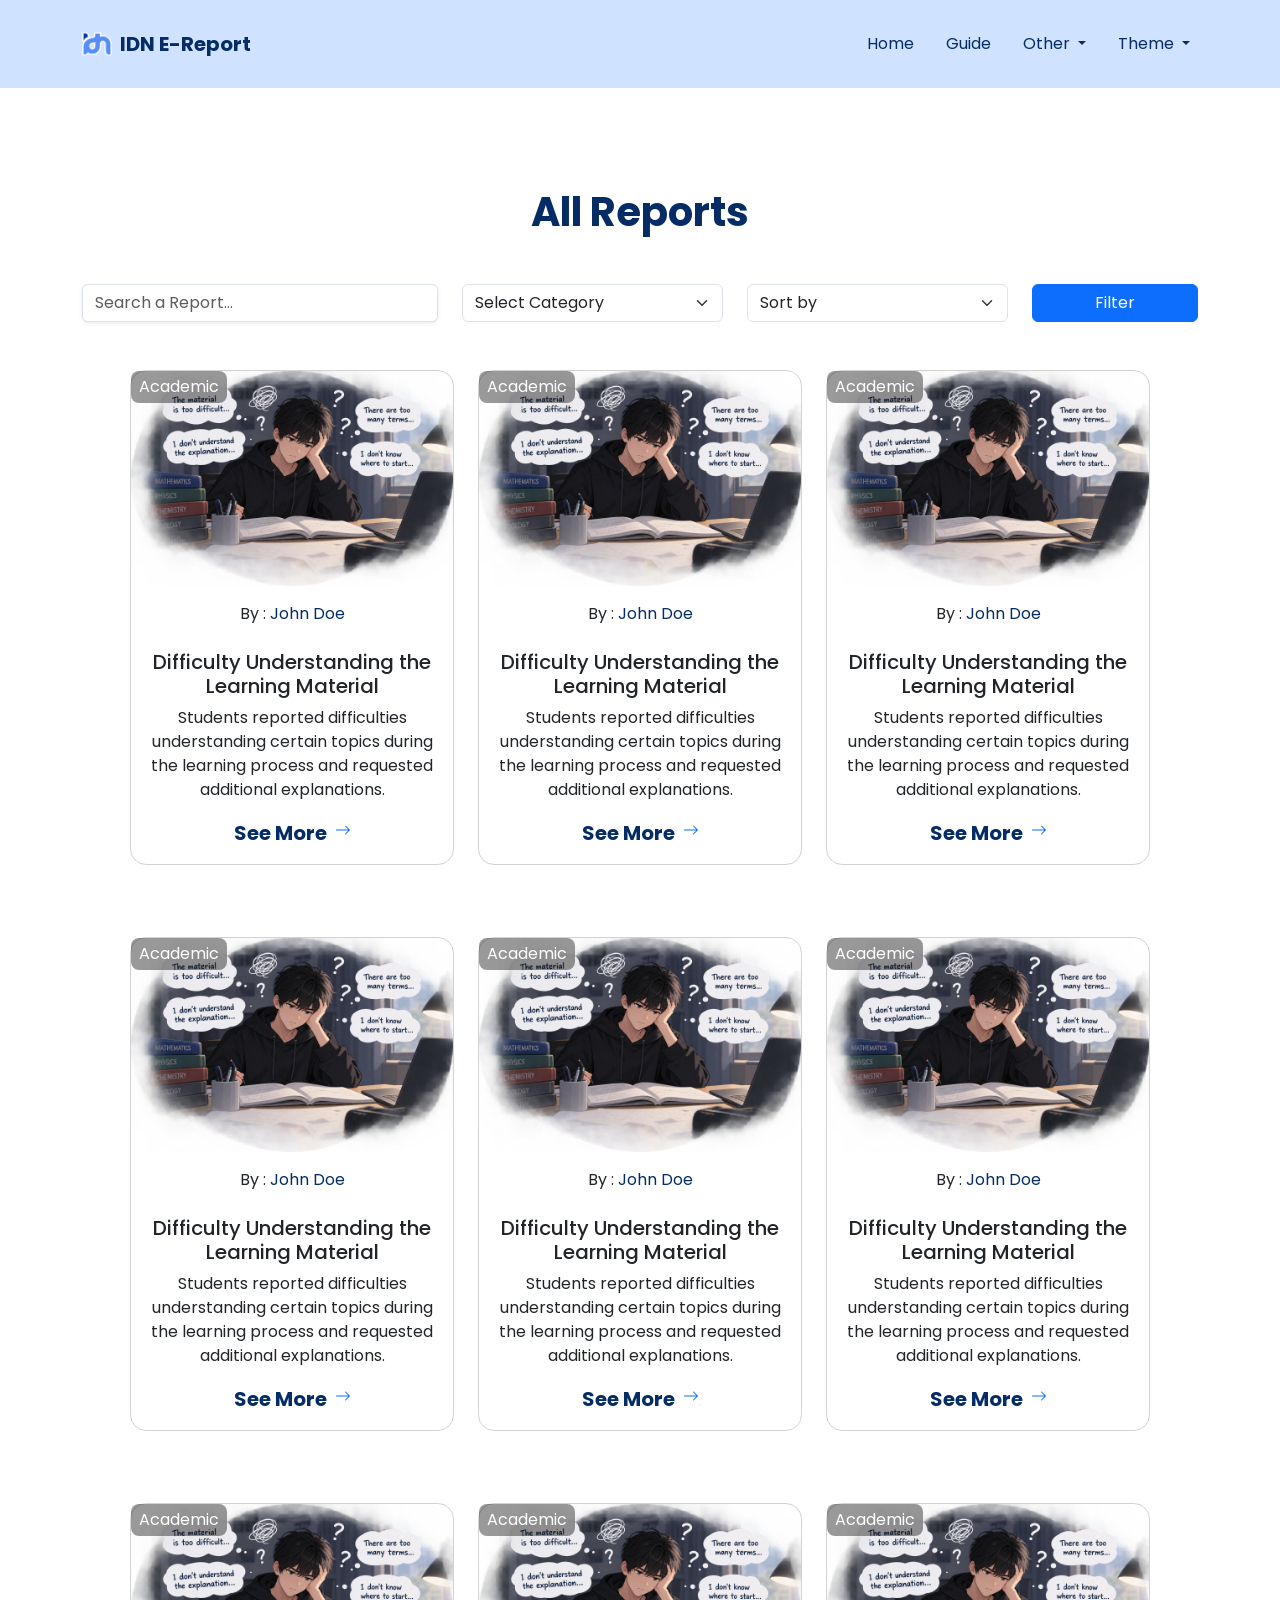
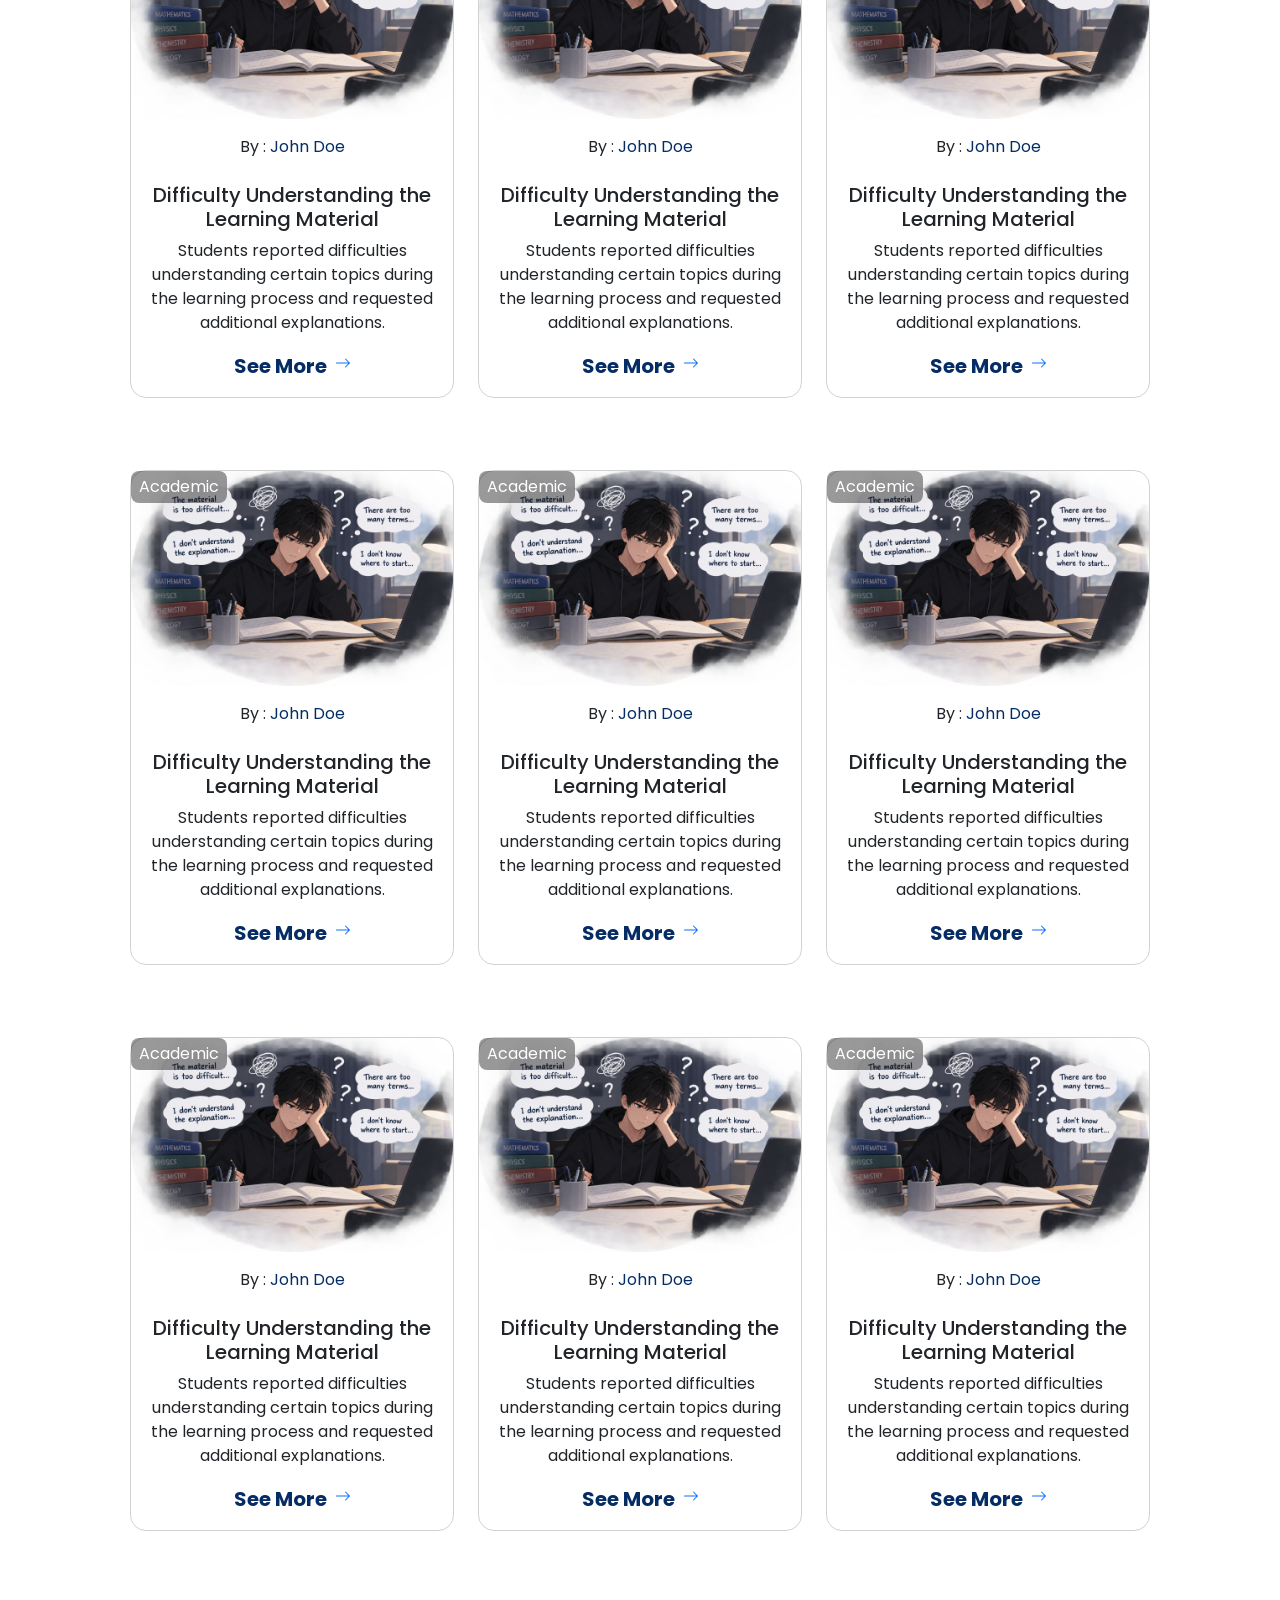
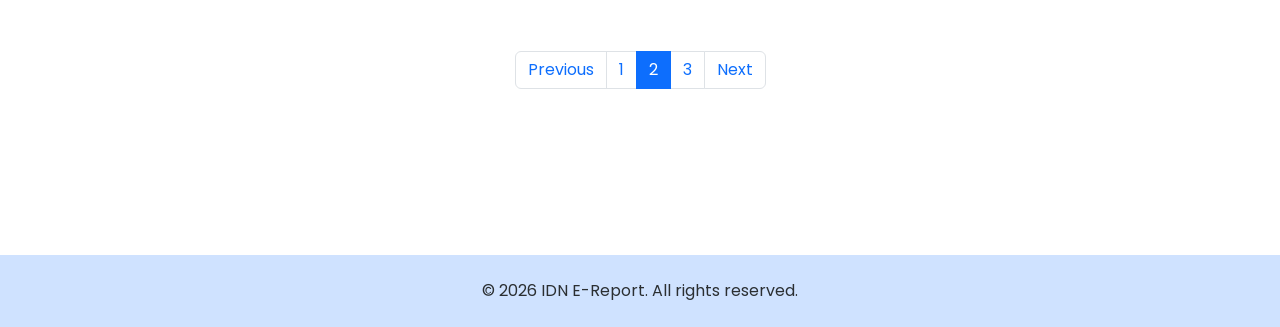
<file: Recent/2.html>
<!doctype html>
<html lang="en">
  <head>
    <meta charset="UTF-8" />
    <meta name="viewport" content="width=device-width, initial-scale=1.0" />
    <link
      href="https://cdn.jsdelivr.net/npm/bootstrap@5.3.8/dist/css/bootstrap.min.css"
      rel="stylesheet"
      integrity="sha384-sRIl4kxILFvY47J16cr9ZwB07vP4J8+LH7qKQnuqkuIAvNWLzeN8tE5YBujZqJLB"
      crossorigin="anonymous"
    />
    <link
      rel="stylesheet"
      href="https://cdnjs.cloudflare.com/ajax/libs/animate.css/4.1.1/animate.min.css"
    />
    <link href="https://unpkg.com/aos@2.3.1/dist/aos.css" rel="stylesheet" />
    <link rel="stylesheet" href="../assets/style.css" />

    <link
      rel="icon"
      type="image/x-icon"
      href="../assets/image/cropped-Frame-88.png"
    />
    <title>Recent | IDN E-Report</title>
  </head>
  <body data-theme="bright">
    <!-- navbar -->
    <nav class="navbar navbar-expand-lg bg-primary-subtle py-4">
      <div class="container">
        <a
          class="navbar-brand d-flex align-items-center gap-2"
          href="../index.html"
        >
          <img
            src="../assets/image/cropped-Frame-88.png"
            alt="Logo"
            width="30"
            class="d-inline-block align-text-top rounded"
          />
          <span class="fw-bold text-primary-emphasis">IDN E-Report</span>
        </a>
        <button
          class="navbar-toggler shadow-none"
          type="button"
          data-bs-toggle="collapse"
          data-bs-target="#navbarNavDropdown"
          aria-controls="navbarNavDropdown"
          aria-expanded="false"
          aria-label="Toggle navigation"
        >
          <span class="navbar-toggler-icon"></span>
        </button>
        <div class="collapse navbar-collapse" id="navbarNavDropdown">
          <ul class="navbar-nav ms-auto gap-3 pt-3 pt-lg-0">
            <li class="nav-item">
              <a
                class="nav-link text-primary-emphasis active"
                aria-current="page"
                href="../index.html"
                >Home</a
              >
            </li>
            <li class="nav-item">
              <a
                class="nav-link text-primary-emphasis active"
                aria-current="page"
                href="./pages/Guide.html"
                >Guide</a
              >
            </li>
            <li class="nav-item dropdown">
              <a
                class="nav-link text-primary-emphasis dropdown-toggle"
                role="button"
                data-bs-toggle="dropdown"
                aria-expanded="false"
              >
                Other
              </a>
              <ul class="dropdown-menu">
                <li>
                  <a class="dropdown-item" href="../Recent/1.html">Recent</a>
                </li>
                <li>
                  <a class="dropdown-item" href="../pages/FAQ.html">FAQ</a>
                </li>
              </ul>
            </li>
            <li class="nav-item dropdown">
              <a
                class="nav-link text-primary-emphasis dropdown-toggle"
                role="button"
                data-bs-toggle="dropdown"
                aria-expanded="false"
              >
                Theme
              </a>

              <ul class="dropdown-menu">
                <li>
                  <a class="dropdown-item theme-option" data-theme="bright">
                    Bright
                  </a>
                </li>

                <li>
                  <a class="dropdown-item theme-option" data-theme="dark">
                    Dark
                  </a>
                </li>
              </ul>
            </li>
          </ul>
        </div>
      </div>
    </nav>

    <!-- reports -->
    <section id="reports">
      <div class="container">
        <div class="text-center">
          <h1 class="fw-bold text-primary-emphasis">All Reports</h1>
          <p class="text-muted lh-lg"></p>

          <div class="row mt-5 gap-3 gap-md-0 justify-content-center">
            <div class="col-12 col-md-4 mb-2 mb-md-0">
              <input
                type="text"
                class="form-control shadow-sm"
                placeholder="Search a Report..."
              />
            </div>
            <div class="col-12 col-md-3 mb-2 mb-md-0">
              <select class="form-select">
                <option value="">Select Category</option>
                <option value="">Academic</option>
                <option value="">Fasility</option>
              </select>
            </div>
            <div class="col-12 col-md-3 mb-2 mb-md-0">
              <select class="form-select">
                <option value="">Sort by</option>
                <option value="">Popular</option>
                <option value="">Latest</option>
                <option value="">Longest</option>
              </select>
            </div>
            <div id="button" class="col-12 col-md-2 mb-2 mb-md-0">
              <button class="btn btn-primary w-100">
                <i class="fa-solid fa-filter"></i>
                Filter
              </button>
            </div>
          </div>

          <section id="recent" class="py-5">
            <div class="container px-3 px-md-5">
              <div class="service row mb-5 justify-content-center">
                <div class="col-12 col-md-6 col-lg-4 mb-4">
                  <div
                    class="card border-1 rounded-4 h-100"
                    style="background-color: transparent"
                  >
                    <div
                      style="background-color: rgba(0, 0, 0, 0.4)"
                      class="position-absolute px-2 py-1 rounded-3"
                    >
                      <a
                        href="#"
                        class="text-white"
                        style="text-decoration: none"
                        >Academic</a
                      >
                    </div>
                    <a href="./single-page.html">
                      <img
                        src="../assets/image/ChatGPT Image 10 Sep 2026, 14.42.06.png"
                        class="card-img-top"
                        alt="..."
                      />
                    </a>
                    <div class="card-body">
                      <p class="mb-4">
                        By :
                        <a
                          href="#"
                          class="text-primary-emphasis"
                          style="text-decoration: none"
                          >John Doe</a
                        >
                      </p>
                      <h5 class="card-title">
                        Difficulty Understanding the Learning Material
                      </h5>
                      <p class="card-text">
                        Students reported difficulties understanding certain
                        topics during the learning process and requested
                        additional explanations.
                      </p>
                      <a
                        class="d-flex justify-content-center link-offset-2 link-offset-3-hover link-underline link-underline-opacity-0 link-underline-opacity-75-hover"
                        href="./single-page.html"
                      >
                        <span class="fw-bold text-primary-emphasis fs-5"
                          >See More</span
                        >
                        <svg
                          xmlns="http://www.w3.org/2000/svg"
                          width="16"
                          height="16"
                          fill="currentColor"
                          class="bi bi-arrow-right ms-2 mt-1"
                          viewBox="0 0 16 16"
                        >
                          <path
                            fill-rule="evenodd"
                            d="M1 8a.5.5 0 0 1 .5-.5h11.793l-3.147-3.146a.5.5 0 0 1 .708-.708l4 4a.5.5 0 0 1 0 .708l-4 4a.5.5 0 0 1-.708-.708L13.293 8.5H1.5A.5.5 0 0 1 1 8z"
                          />
                        </svg>
                      </a>
                    </div>
                  </div>
                </div>

                <div class="col-12 col-md-6 col-lg-4 mb-4">
                  <div
                    class="card border-1 rounded-4 h-100"
                    style="background-color: transparent"
                  >
                    <div
                      style="background-color: rgba(0, 0, 0, 0.4)"
                      class="position-absolute px-2 py-1 rounded-3"
                    >
                      <a
                        href="#"
                        class="text-white"
                        style="text-decoration: none"
                        >Academic</a
                      >
                    </div>
                    <a href="./single-page.html">
                      <img
                        src="../assets/image/ChatGPT Image 10 Sep 2026, 14.42.06.png"
                        class="card-img-top"
                        alt="..."
                      />
                    </a>
                    <div class="card-body">
                      <p class="mb-4">
                        By :
                        <a
                          href="#"
                          class="text-primary-emphasis"
                          style="text-decoration: none"
                          >John Doe</a
                        >
                      </p>
                      <h5 class="card-title">
                        Difficulty Understanding the Learning Material
                      </h5>
                      <p class="card-text">
                        Students reported difficulties understanding certain
                        topics during the learning process and requested
                        additional explanations.
                      </p>
                      <a
                        class="d-flex justify-content-center link-offset-2 link-offset-3-hover link-underline link-underline-opacity-0 link-underline-opacity-75-hover"
                        href="./single-page.html"
                      >
                        <span class="fw-bold text-primary-emphasis fs-5"
                          >See More</span
                        >
                        <svg
                          xmlns="http://www.w3.org/2000/svg"
                          width="16"
                          height="16"
                          fill="currentColor"
                          class="bi bi-arrow-right ms-2 mt-1"
                          viewBox="0 0 16 16"
                        >
                          <path
                            fill-rule="evenodd"
                            d="M1 8a.5.5 0 0 1 .5-.5h11.793l-3.147-3.146a.5.5 0 0 1 .708-.708l4 4a.5.5 0 0 1 0 .708l-4 4a.5.5 0 0 1-.708-.708L13.293 8.5H1.5A.5.5 0 0 1 1 8z"
                          />
                        </svg>
                      </a>
                    </div>
                  </div>
                </div>

                <div class="col-12 col-md-6 col-lg-4 mb-4">
                  <div
                    class="card border-1 rounded-4 h-100"
                    style="background-color: transparent"
                  >
                    <div
                      style="background-color: rgba(0, 0, 0, 0.4)"
                      class="position-absolute px-2 py-1 rounded-3"
                    >
                      <a
                        href="#"
                        class="text-white"
                        style="text-decoration: none"
                        >Academic</a
                      >
                    </div>
                    <a href="./single-page.html">
                      <img
                        src="../assets/image/ChatGPT Image 10 Sep 2026, 14.42.06.png"
                        class="card-img-top"
                        alt="..."
                      />
                    </a>
                    <div class="card-body">
                      <p class="mb-4">
                        By :
                        <a
                          href="#"
                          class="text-primary-emphasis"
                          style="text-decoration: none"
                          >John Doe</a
                        >
                      </p>
                      <h5 class="card-title">
                        Difficulty Understanding the Learning Material
                      </h5>
                      <p class="card-text">
                        Students reported difficulties understanding certain
                        topics during the learning process and requested
                        additional explanations.
                      </p>
                      <a
                        class="d-flex justify-content-center link-offset-2 link-offset-3-hover link-underline link-underline-opacity-0 link-underline-opacity-75-hover"
                        href="./single-page.html"
                      >
                        <span class="fw-bold text-primary-emphasis fs-5"
                          >See More</span
                        >
                        <svg
                          xmlns="http://www.w3.org/2000/svg"
                          width="16"
                          height="16"
                          fill="currentColor"
                          class="bi bi-arrow-right ms-2 mt-1"
                          viewBox="0 0 16 16"
                        >
                          <path
                            fill-rule="evenodd"
                            d="M1 8a.5.5 0 0 1 .5-.5h11.793l-3.147-3.146a.5.5 0 0 1 .708-.708l4 4a.5.5 0 0 1 0 .708l-4 4a.5.5 0 0 1-.708-.708L13.293 8.5H1.5A.5.5 0 0 1 1 8z"
                          />
                        </svg>
                      </a>
                    </div>
                  </div>
                </div>
              </div>
              <div class="service row mb-5 justify-content-center">
                <div class="col-12 col-md-6 col-lg-4 mb-4">
                  <div
                    class="card border-1 rounded-4 h-100"
                    style="background-color: transparent"
                  >
                    <div
                      style="background-color: rgba(0, 0, 0, 0.4)"
                      class="position-absolute px-2 py-1 rounded-3"
                    >
                      <a
                        href="#"
                        class="text-white"
                        style="text-decoration: none"
                        >Academic</a
                      >
                    </div>
                    <a href="./single-page.html">
                      <img
                        src="../assets/image/ChatGPT Image 10 Sep 2026, 14.42.06.png"
                        class="card-img-top"
                        alt="..."
                      />
                    </a>
                    <div class="card-body">
                      <p class="mb-4">
                        By :
                        <a
                          href="#"
                          class="text-primary-emphasis"
                          style="text-decoration: none"
                          >John Doe</a
                        >
                      </p>
                      <h5 class="card-title">
                        Difficulty Understanding the Learning Material
                      </h5>
                      <p class="card-text">
                        Students reported difficulties understanding certain
                        topics during the learning process and requested
                        additional explanations.
                      </p>
                      <a
                        class="d-flex justify-content-center link-offset-2 link-offset-3-hover link-underline link-underline-opacity-0 link-underline-opacity-75-hover"
                        href="./single-page.html"
                      >
                        <span class="fw-bold text-primary-emphasis fs-5"
                          >See More</span
                        >
                        <svg
                          xmlns="http://www.w3.org/2000/svg"
                          width="16"
                          height="16"
                          fill="currentColor"
                          class="bi bi-arrow-right ms-2 mt-1"
                          viewBox="0 0 16 16"
                        >
                          <path
                            fill-rule="evenodd"
                            d="M1 8a.5.5 0 0 1 .5-.5h11.793l-3.147-3.146a.5.5 0 0 1 .708-.708l4 4a.5.5 0 0 1 0 .708l-4 4a.5.5 0 0 1-.708-.708L13.293 8.5H1.5A.5.5 0 0 1 1 8z"
                          />
                        </svg>
                      </a>
                    </div>
                  </div>
                </div>

                <div class="col-12 col-md-6 col-lg-4 mb-4">
                  <div
                    class="card border-1 rounded-4 h-100"
                    style="background-color: transparent"
                  >
                    <div
                      style="background-color: rgba(0, 0, 0, 0.4)"
                      class="position-absolute px-2 py-1 rounded-3"
                    >
                      <a
                        href="#"
                        class="text-white"
                        style="text-decoration: none"
                        >Academic</a
                      >
                    </div>
                    <a href="./single-page.html">
                      <img
                        src="../assets/image/ChatGPT Image 10 Sep 2026, 14.42.06.png"
                        class="card-img-top"
                        alt="..."
                      />
                    </a>
                    <div class="card-body">
                      <p class="mb-4">
                        By :
                        <a
                          href="#"
                          class="text-primary-emphasis"
                          style="text-decoration: none"
                          >John Doe</a
                        >
                      </p>
                      <h5 class="card-title">
                        Difficulty Understanding the Learning Material
                      </h5>
                      <p class="card-text">
                        Students reported difficulties understanding certain
                        topics during the learning process and requested
                        additional explanations.
                      </p>
                      <a
                        class="d-flex justify-content-center link-offset-2 link-offset-3-hover link-underline link-underline-opacity-0 link-underline-opacity-75-hover"
                        href="./single-page.html"
                      >
                        <span class="fw-bold text-primary-emphasis fs-5"
                          >See More</span
                        >
                        <svg
                          xmlns="http://www.w3.org/2000/svg"
                          width="16"
                          height="16"
                          fill="currentColor"
                          class="bi bi-arrow-right ms-2 mt-1"
                          viewBox="0 0 16 16"
                        >
                          <path
                            fill-rule="evenodd"
                            d="M1 8a.5.5 0 0 1 .5-.5h11.793l-3.147-3.146a.5.5 0 0 1 .708-.708l4 4a.5.5 0 0 1 0 .708l-4 4a.5.5 0 0 1-.708-.708L13.293 8.5H1.5A.5.5 0 0 1 1 8z"
                          />
                        </svg>
                      </a>
                    </div>
                  </div>
                </div>

                <div class="col-12 col-md-6 col-lg-4 mb-4">
                  <div
                    class="card border-1 rounded-4 h-100"
                    style="background-color: transparent"
                  >
                    <div
                      style="background-color: rgba(0, 0, 0, 0.4)"
                      class="position-absolute px-2 py-1 rounded-3"
                    >
                      <a
                        href="#"
                        class="text-white"
                        style="text-decoration: none"
                        >Academic</a
                      >
                    </div>
                    <a href="./single-page.html">
                      <img
                        src="../assets/image/ChatGPT Image 10 Sep 2026, 14.42.06.png"
                        class="card-img-top"
                        alt="..."
                      />
                    </a>
                    <div class="card-body">
                      <p class="mb-4">
                        By :
                        <a
                          href="#"
                          class="text-primary-emphasis"
                          style="text-decoration: none"
                          >John Doe</a
                        >
                      </p>
                      <h5 class="card-title">
                        Difficulty Understanding the Learning Material
                      </h5>
                      <p class="card-text">
                        Students reported difficulties understanding certain
                        topics during the learning process and requested
                        additional explanations.
                      </p>
                      <a
                        class="d-flex justify-content-center link-offset-2 link-offset-3-hover link-underline link-underline-opacity-0 link-underline-opacity-75-hover"
                        href="./single-page.html"
                      >
                        <span class="fw-bold text-primary-emphasis fs-5"
                          >See More</span
                        >
                        <svg
                          xmlns="http://www.w3.org/2000/svg"
                          width="16"
                          height="16"
                          fill="currentColor"
                          class="bi bi-arrow-right ms-2 mt-1"
                          viewBox="0 0 16 16"
                        >
                          <path
                            fill-rule="evenodd"
                            d="M1 8a.5.5 0 0 1 .5-.5h11.793l-3.147-3.146a.5.5 0 0 1 .708-.708l4 4a.5.5 0 0 1 0 .708l-4 4a.5.5 0 0 1-.708-.708L13.293 8.5H1.5A.5.5 0 0 1 1 8z"
                          />
                        </svg>
                      </a>
                    </div>
                  </div>
                </div>
              </div>
              <div class="service row mb-5 justify-content-center">
                <div class="col-12 col-md-6 col-lg-4 mb-4">
                  <div
                    class="card border-1 rounded-4 h-100"
                    style="background-color: transparent"
                  >
                    <div
                      style="background-color: rgba(0, 0, 0, 0.4)"
                      class="position-absolute px-2 py-1 rounded-3"
                    >
                      <a
                        href="#"
                        class="text-white"
                        style="text-decoration: none"
                        >Academic</a
                      >
                    </div>
                    <a href="./single-page.html">
                      <img
                        src="../assets/image/ChatGPT Image 10 Sep 2026, 14.42.06.png"
                        class="card-img-top"
                        alt="..."
                      />
                    </a>
                    <div class="card-body">
                      <p class="mb-4">
                        By :
                        <a
                          href="#"
                          class="text-primary-emphasis"
                          style="text-decoration: none"
                          >John Doe</a
                        >
                      </p>
                      <h5 class="card-title">
                        Difficulty Understanding the Learning Material
                      </h5>
                      <p class="card-text">
                        Students reported difficulties understanding certain
                        topics during the learning process and requested
                        additional explanations.
                      </p>
                      <a
                        class="d-flex justify-content-center link-offset-2 link-offset-3-hover link-underline link-underline-opacity-0 link-underline-opacity-75-hover"
                        href="./single-page.html"
                      >
                        <span class="fw-bold text-primary-emphasis fs-5"
                          >See More</span
                        >
                        <svg
                          xmlns="http://www.w3.org/2000/svg"
                          width="16"
                          height="16"
                          fill="currentColor"
                          class="bi bi-arrow-right ms-2 mt-1"
                          viewBox="0 0 16 16"
                        >
                          <path
                            fill-rule="evenodd"
                            d="M1 8a.5.5 0 0 1 .5-.5h11.793l-3.147-3.146a.5.5 0 0 1 .708-.708l4 4a.5.5 0 0 1 0 .708l-4 4a.5.5 0 0 1-.708-.708L13.293 8.5H1.5A.5.5 0 0 1 1 8z"
                          />
                        </svg>
                      </a>
                    </div>
                  </div>
                </div>

                <div class="col-12 col-md-6 col-lg-4 mb-4">
                  <div
                    class="card border-1 rounded-4 h-100"
                    style="background-color: transparent"
                  >
                    <div
                      style="background-color: rgba(0, 0, 0, 0.4)"
                      class="position-absolute px-2 py-1 rounded-3"
                    >
                      <a
                        href="#"
                        class="text-white"
                        style="text-decoration: none"
                        >Academic</a
                      >
                    </div>
                    <a href="./single-page.html">
                      <img
                        src="../assets/image/ChatGPT Image 10 Sep 2026, 14.42.06.png"
                        class="card-img-top"
                        alt="..."
                      />
                    </a>
                    <div class="card-body">
                      <p class="mb-4">
                        By :
                        <a
                          href="#"
                          class="text-primary-emphasis"
                          style="text-decoration: none"
                          >John Doe</a
                        >
                      </p>
                      <h5 class="card-title">
                        Difficulty Understanding the Learning Material
                      </h5>
                      <p class="card-text">
                        Students reported difficulties understanding certain
                        topics during the learning process and requested
                        additional explanations.
                      </p>
                      <a
                        class="d-flex justify-content-center link-offset-2 link-offset-3-hover link-underline link-underline-opacity-0 link-underline-opacity-75-hover"
                        href="./single-page.html"
                      >
                        <span class="fw-bold text-primary-emphasis fs-5"
                          >See More</span
                        >
                        <svg
                          xmlns="http://www.w3.org/2000/svg"
                          width="16"
                          height="16"
                          fill="currentColor"
                          class="bi bi-arrow-right ms-2 mt-1"
                          viewBox="0 0 16 16"
                        >
                          <path
                            fill-rule="evenodd"
                            d="M1 8a.5.5 0 0 1 .5-.5h11.793l-3.147-3.146a.5.5 0 0 1 .708-.708l4 4a.5.5 0 0 1 0 .708l-4 4a.5.5 0 0 1-.708-.708L13.293 8.5H1.5A.5.5 0 0 1 1 8z"
                          />
                        </svg>
                      </a>
                    </div>
                  </div>
                </div>

                <div class="col-12 col-md-6 col-lg-4 mb-4">
                  <div
                    class="card border-1 rounded-4 h-100"
                    style="background-color: transparent"
                  >
                    <div
                      style="background-color: rgba(0, 0, 0, 0.4)"
                      class="position-absolute px-2 py-1 rounded-3"
                    >
                      <a
                        href="#"
                        class="text-white"
                        style="text-decoration: none"
                        >Academic</a
                      >
                    </div>
                    <a href="./single-page.html">
                      <img
                        src="../assets/image/ChatGPT Image 10 Sep 2026, 14.42.06.png"
                        class="card-img-top"
                        alt="..."
                      />
                    </a>
                    <div class="card-body">
                      <p class="mb-4">
                        By :
                        <a
                          href="#"
                          class="text-primary-emphasis"
                          style="text-decoration: none"
                          >John Doe</a
                        >
                      </p>
                      <h5 class="card-title">
                        Difficulty Understanding the Learning Material
                      </h5>
                      <p class="card-text">
                        Students reported difficulties understanding certain
                        topics during the learning process and requested
                        additional explanations.
                      </p>
                      <a
                        class="d-flex justify-content-center link-offset-2 link-offset-3-hover link-underline link-underline-opacity-0 link-underline-opacity-75-hover"
                        href="./single-page.html"
                      >
                        <span class="fw-bold text-primary-emphasis fs-5"
                          >See More</span
                        >
                        <svg
                          xmlns="http://www.w3.org/2000/svg"
                          width="16"
                          height="16"
                          fill="currentColor"
                          class="bi bi-arrow-right ms-2 mt-1"
                          viewBox="0 0 16 16"
                        >
                          <path
                            fill-rule="evenodd"
                            d="M1 8a.5.5 0 0 1 .5-.5h11.793l-3.147-3.146a.5.5 0 0 1 .708-.708l4 4a.5.5 0 0 1 0 .708l-4 4a.5.5 0 0 1-.708-.708L13.293 8.5H1.5A.5.5 0 0 1 1 8z"
                          />
                        </svg>
                      </a>
                    </div>
                  </div>
                </div>
              </div>
              <div class="service row mb-5 justify-content-center">
                <div class="col-12 col-md-6 col-lg-4 mb-4">
                  <div
                    class="card border-1 rounded-4 h-100"
                    style="background-color: transparent"
                  >
                    <div
                      style="background-color: rgba(0, 0, 0, 0.4)"
                      class="position-absolute px-2 py-1 rounded-3"
                    >
                      <a
                        href="#"
                        class="text-white"
                        style="text-decoration: none"
                        >Academic</a
                      >
                    </div>
                    <a href="./single-page.html">
                      <img
                        src="../assets/image/ChatGPT Image 10 Sep 2026, 14.42.06.png"
                        class="card-img-top"
                        alt="..."
                      />
                    </a>
                    <div class="card-body">
                      <p class="mb-4">
                        By :
                        <a
                          href="#"
                          class="text-primary-emphasis"
                          style="text-decoration: none"
                          >John Doe</a
                        >
                      </p>
                      <h5 class="card-title">
                        Difficulty Understanding the Learning Material
                      </h5>
                      <p class="card-text">
                        Students reported difficulties understanding certain
                        topics during the learning process and requested
                        additional explanations.
                      </p>
                      <a
                        class="d-flex justify-content-center link-offset-2 link-offset-3-hover link-underline link-underline-opacity-0 link-underline-opacity-75-hover"
                        href="./single-page.html"
                      >
                        <span class="fw-bold text-primary-emphasis fs-5"
                          >See More</span
                        >
                        <svg
                          xmlns="http://www.w3.org/2000/svg"
                          width="16"
                          height="16"
                          fill="currentColor"
                          class="bi bi-arrow-right ms-2 mt-1"
                          viewBox="0 0 16 16"
                        >
                          <path
                            fill-rule="evenodd"
                            d="M1 8a.5.5 0 0 1 .5-.5h11.793l-3.147-3.146a.5.5 0 0 1 .708-.708l4 4a.5.5 0 0 1 0 .708l-4 4a.5.5 0 0 1-.708-.708L13.293 8.5H1.5A.5.5 0 0 1 1 8z"
                          />
                        </svg>
                      </a>
                    </div>
                  </div>
                </div>

                <div class="col-12 col-md-6 col-lg-4 mb-4">
                  <div
                    class="card border-1 rounded-4 h-100"
                    style="background-color: transparent"
                  >
                    <div
                      style="background-color: rgba(0, 0, 0, 0.4)"
                      class="position-absolute px-2 py-1 rounded-3"
                    >
                      <a
                        href="#"
                        class="text-white"
                        style="text-decoration: none"
                        >Academic</a
                      >
                    </div>
                    <a href="./single-page.html">
                      <img
                        src="../assets/image/ChatGPT Image 10 Sep 2026, 14.42.06.png"
                        class="card-img-top"
                        alt="..."
                      />
                    </a>
                    <div class="card-body">
                      <p class="mb-4">
                        By :
                        <a
                          href="#"
                          class="text-primary-emphasis"
                          style="text-decoration: none"
                          >John Doe</a
                        >
                      </p>
                      <h5 class="card-title">
                        Difficulty Understanding the Learning Material
                      </h5>
                      <p class="card-text">
                        Students reported difficulties understanding certain
                        topics during the learning process and requested
                        additional explanations.
                      </p>
                      <a
                        class="d-flex justify-content-center link-offset-2 link-offset-3-hover link-underline link-underline-opacity-0 link-underline-opacity-75-hover"
                        href="./single-page.html"
                      >
                        <span class="fw-bold text-primary-emphasis fs-5"
                          >See More</span
                        >
                        <svg
                          xmlns="http://www.w3.org/2000/svg"
                          width="16"
                          height="16"
                          fill="currentColor"
                          class="bi bi-arrow-right ms-2 mt-1"
                          viewBox="0 0 16 16"
                        >
                          <path
                            fill-rule="evenodd"
                            d="M1 8a.5.5 0 0 1 .5-.5h11.793l-3.147-3.146a.5.5 0 0 1 .708-.708l4 4a.5.5 0 0 1 0 .708l-4 4a.5.5 0 0 1-.708-.708L13.293 8.5H1.5A.5.5 0 0 1 1 8z"
                          />
                        </svg>
                      </a>
                    </div>
                  </div>
                </div>

                <div class="col-12 col-md-6 col-lg-4 mb-4">
                  <div
                    class="card border-1 rounded-4 h-100"
                    style="background-color: transparent"
                  >
                    <div
                      style="background-color: rgba(0, 0, 0, 0.4)"
                      class="position-absolute px-2 py-1 rounded-3"
                    >
                      <a
                        href="#"
                        class="text-white"
                        style="text-decoration: none"
                        >Academic</a
                      >
                    </div>
                    <a href="./single-page.html">
                      <img
                        src="../assets/image/ChatGPT Image 10 Sep 2026, 14.42.06.png"
                        class="card-img-top"
                        alt="..."
                      />
                    </a>
                    <div class="card-body">
                      <p class="mb-4">
                        By :
                        <a
                          href="#"
                          class="text-primary-emphasis"
                          style="text-decoration: none"
                          >John Doe</a
                        >
                      </p>
                      <h5 class="card-title">
                        Difficulty Understanding the Learning Material
                      </h5>
                      <p class="card-text">
                        Students reported difficulties understanding certain
                        topics during the learning process and requested
                        additional explanations.
                      </p>
                      <a
                        class="d-flex justify-content-center link-offset-2 link-offset-3-hover link-underline link-underline-opacity-0 link-underline-opacity-75-hover"
                        href="./single-page.html"
                      >
                        <span class="fw-bold text-primary-emphasis fs-5"
                          >See More</span
                        >
                        <svg
                          xmlns="http://www.w3.org/2000/svg"
                          width="16"
                          height="16"
                          fill="currentColor"
                          class="bi bi-arrow-right ms-2 mt-1"
                          viewBox="0 0 16 16"
                        >
                          <path
                            fill-rule="evenodd"
                            d="M1 8a.5.5 0 0 1 .5-.5h11.793l-3.147-3.146a.5.5 0 0 1 .708-.708l4 4a.5.5 0 0 1 0 .708l-4 4a.5.5 0 0 1-.708-.708L13.293 8.5H1.5A.5.5 0 0 1 1 8z"
                          />
                        </svg>
                      </a>
                    </div>
                  </div>
                </div>
              </div>
              <div class="service row mb-5 justify-content-center">
                <div class="col-12 col-md-6 col-lg-4 mb-4">
                  <div
                    class="card border-1 rounded-4 h-100"
                    style="background-color: transparent"
                  >
                    <div
                      style="background-color: rgba(0, 0, 0, 0.4)"
                      class="position-absolute px-2 py-1 rounded-3"
                    >
                      <a
                        href="#"
                        class="text-white"
                        style="text-decoration: none"
                        >Academic</a
                      >
                    </div>
                    <a href="./single-page.html">
                      <img
                        src="../assets/image/ChatGPT Image 10 Sep 2026, 14.42.06.png"
                        class="card-img-top"
                        alt="..."
                      />
                    </a>
                    <div class="card-body">
                      <p class="mb-4">
                        By :
                        <a
                          href="#"
                          class="text-primary-emphasis"
                          style="text-decoration: none"
                          >John Doe</a
                        >
                      </p>
                      <h5 class="card-title">
                        Difficulty Understanding the Learning Material
                      </h5>
                      <p class="card-text">
                        Students reported difficulties understanding certain
                        topics during the learning process and requested
                        additional explanations.
                      </p>
                      <a
                        class="d-flex justify-content-center link-offset-2 link-offset-3-hover link-underline link-underline-opacity-0 link-underline-opacity-75-hover"
                        href="./single-page.html"
                      >
                        <span class="fw-bold text-primary-emphasis fs-5"
                          >See More</span
                        >
                        <svg
                          xmlns="http://www.w3.org/2000/svg"
                          width="16"
                          height="16"
                          fill="currentColor"
                          class="bi bi-arrow-right ms-2 mt-1"
                          viewBox="0 0 16 16"
                        >
                          <path
                            fill-rule="evenodd"
                            d="M1 8a.5.5 0 0 1 .5-.5h11.793l-3.147-3.146a.5.5 0 0 1 .708-.708l4 4a.5.5 0 0 1 0 .708l-4 4a.5.5 0 0 1-.708-.708L13.293 8.5H1.5A.5.5 0 0 1 1 8z"
                          />
                        </svg>
                      </a>
                    </div>
                  </div>
                </div>

                <div class="col-12 col-md-6 col-lg-4 mb-4">
                  <div
                    class="card border-1 rounded-4 h-100"
                    style="background-color: transparent"
                  >
                    <div
                      style="background-color: rgba(0, 0, 0, 0.4)"
                      class="position-absolute px-2 py-1 rounded-3"
                    >
                      <a
                        href="#"
                        class="text-white"
                        style="text-decoration: none"
                        >Academic</a
                      >
                    </div>
                    <a href="./single-page.html">
                      <img
                        src="../assets/image/ChatGPT Image 10 Sep 2026, 14.42.06.png"
                        class="card-img-top"
                        alt="..."
                      />
                    </a>
                    <div class="card-body">
                      <p class="mb-4">
                        By :
                        <a
                          href="#"
                          class="text-primary-emphasis"
                          style="text-decoration: none"
                          >John Doe</a
                        >
                      </p>
                      <h5 class="card-title">
                        Difficulty Understanding the Learning Material
                      </h5>
                      <p class="card-text">
                        Students reported difficulties understanding certain
                        topics during the learning process and requested
                        additional explanations.
                      </p>
                      <a
                        class="d-flex justify-content-center link-offset-2 link-offset-3-hover link-underline link-underline-opacity-0 link-underline-opacity-75-hover"
                        href="./single-page.html"
                      >
                        <span class="fw-bold text-primary-emphasis fs-5"
                          >See More</span
                        >
                        <svg
                          xmlns="http://www.w3.org/2000/svg"
                          width="16"
                          height="16"
                          fill="currentColor"
                          class="bi bi-arrow-right ms-2 mt-1"
                          viewBox="0 0 16 16"
                        >
                          <path
                            fill-rule="evenodd"
                            d="M1 8a.5.5 0 0 1 .5-.5h11.793l-3.147-3.146a.5.5 0 0 1 .708-.708l4 4a.5.5 0 0 1 0 .708l-4 4a.5.5 0 0 1-.708-.708L13.293 8.5H1.5A.5.5 0 0 1 1 8z"
                          />
                        </svg>
                      </a>
                    </div>
                  </div>
                </div>

                <div class="col-12 col-md-6 col-lg-4 mb-4">
                  <div
                    class="card border-1 rounded-4 h-100"
                    style="background-color: transparent"
                  >
                    <div
                      style="background-color: rgba(0, 0, 0, 0.4)"
                      class="position-absolute px-2 py-1 rounded-3"
                    >
                      <a
                        href="#"
                        class="text-white"
                        style="text-decoration: none"
                        >Academic</a
                      >
                    </div>
                    <a href="./single-page.html">
                      <img
                        src="../assets/image/ChatGPT Image 10 Sep 2026, 14.42.06.png"
                        class="card-img-top"
                        alt="..."
                      />
                    </a>
                    <div class="card-body">
                      <p class="mb-4">
                        By :
                        <a
                          href="#"
                          class="text-primary-emphasis"
                          style="text-decoration: none"
                          >John Doe</a
                        >
                      </p>
                      <h5 class="card-title">
                        Difficulty Understanding the Learning Material
                      </h5>
                      <p class="card-text">
                        Students reported difficulties understanding certain
                        topics during the learning process and requested
                        additional explanations.
                      </p>
                      <a
                        class="d-flex justify-content-center link-offset-2 link-offset-3-hover link-underline link-underline-opacity-0 link-underline-opacity-75-hover"
                        href="./single-page.html"
                      >
                        <span class="fw-bold text-primary-emphasis fs-5"
                          >See More</span
                        >
                        <svg
                          xmlns="http://www.w3.org/2000/svg"
                          width="16"
                          height="16"
                          fill="currentColor"
                          class="bi bi-arrow-right ms-2 mt-1"
                          viewBox="0 0 16 16"
                        >
                          <path
                            fill-rule="evenodd"
                            d="M1 8a.5.5 0 0 1 .5-.5h11.793l-3.147-3.146a.5.5 0 0 1 .708-.708l4 4a.5.5 0 0 1 0 .708l-4 4a.5.5 0 0 1-.708-.708L13.293 8.5H1.5A.5.5 0 0 1 1 8z"
                          />
                        </svg>
                      </a>
                    </div>
                  </div>
                </div>
              </div>
            </div>
          </section>

          <nav aria-label="Page navigation example">
            <ul class="pagination justify-content-center">
              <li class="page-item">
                <a class="page-link" href="./1.html">Previous</a>
              </li>
              <li class="page-item">
                <a class="page-link" href="./1.html copy.html">1</a>
              </li>
              <li class="page-item active">
                <a class="page-link" href="./2.html">2</a>
              </li>
              <li class="page-item">
                <a class="page-link" href="./3.html">3</a>
              </li>
              <li class="page-item">
                <a class="page-link" href="./3.html">Next</a>
              </li>
            </ul>
          </nav>
        </div>
      </div>
    </section>

    <!-- footer -->
    <footer class="bg-primary-subtle py-4">
      <div class="container text-center">
        <p class="mb-0 text-secondary-emphasis">
          &copy; 2026 IDN E-Report. All rights reserved.
        </p>
      </div>
    </footer>

    <!-- JavaScript Bundle with Popper -->
    <script
      src="https://cdn.jsdelivr.net/npm/@popperjs/core@2.11.8/dist/umd/popper.min.js"
      integrity="sha384-I7E8VVD/ismYTF4hNIPjVp/Zjvgyol6VFvRkX/vR+Vc4jQkC+hVqc2pM8ODewa9r"
      crossorigin="anonymous"
    ></script>
    <script
      src="https://cdn.jsdelivr.net/npm/bootstrap@5.3.8/dist/js/bootstrap.min.js"
      integrity="sha384-G/EV+4j2dNv+tEPo3++6LCgdCROaejBqfUeNjuKAiuXbjrxilcCdDz6ZAVfHWe1Y"
      crossorigin="anonymous"
    ></script>
    <script src="https://unpkg.com/aos@2.3.1/dist/aos.js"></script>
    <script>
      AOS.init();
    </script>

    <script>
      document.addEventListener("DOMContentLoaded", () => {
        const themeOptions = document.querySelectorAll(".theme-option");
        const heroImage = document.getElementById("heroImage");

        const savedTheme = localStorage.getItem("portfolio_theme") || "bright";

        // Terapkan theme + gambar saat pertama kali halaman dibuka
        setTheme(savedTheme, false);

        themeOptions.forEach((option) => {
          option.addEventListener("click", (event) => {
            event.preventDefault();

            const selectedTheme = option.dataset.theme;

            setTheme(selectedTheme, true);

            localStorage.setItem("portfolio_theme", selectedTheme);
          });
        });

        function setTheme(theme, animate = true) {
          // Pastikan theme valid
          if (theme !== "bright" && theme !== "dark") {
            theme = "bright";
          }

          const imageSrc =
            theme === "dark"
              ? "assets/image/hero-dark.png"
              : "assets/image/hero-bright.svg";

          // FIRST LOAD
          if (!animate) {
            document.body.setAttribute("data-theme", theme);

            if (heroImage) {
              heroImage.src = imageSrc;
            }

            return;
          }

          // THEME CHANGE ANIMATION
          if (heroImage) {
            heroImage.classList.add("theme-changing");
          }

          setTimeout(() => {
            document.body.setAttribute("data-theme", theme);

            if (heroImage) {
              heroImage.src = imageSrc;
            }

            requestAnimationFrame(() => {
              if (heroImage) {
                heroImage.classList.remove("theme-changing");
              }
            });
          }, 250);
        }
      });
    </script>
  </body>
</html>
</file>
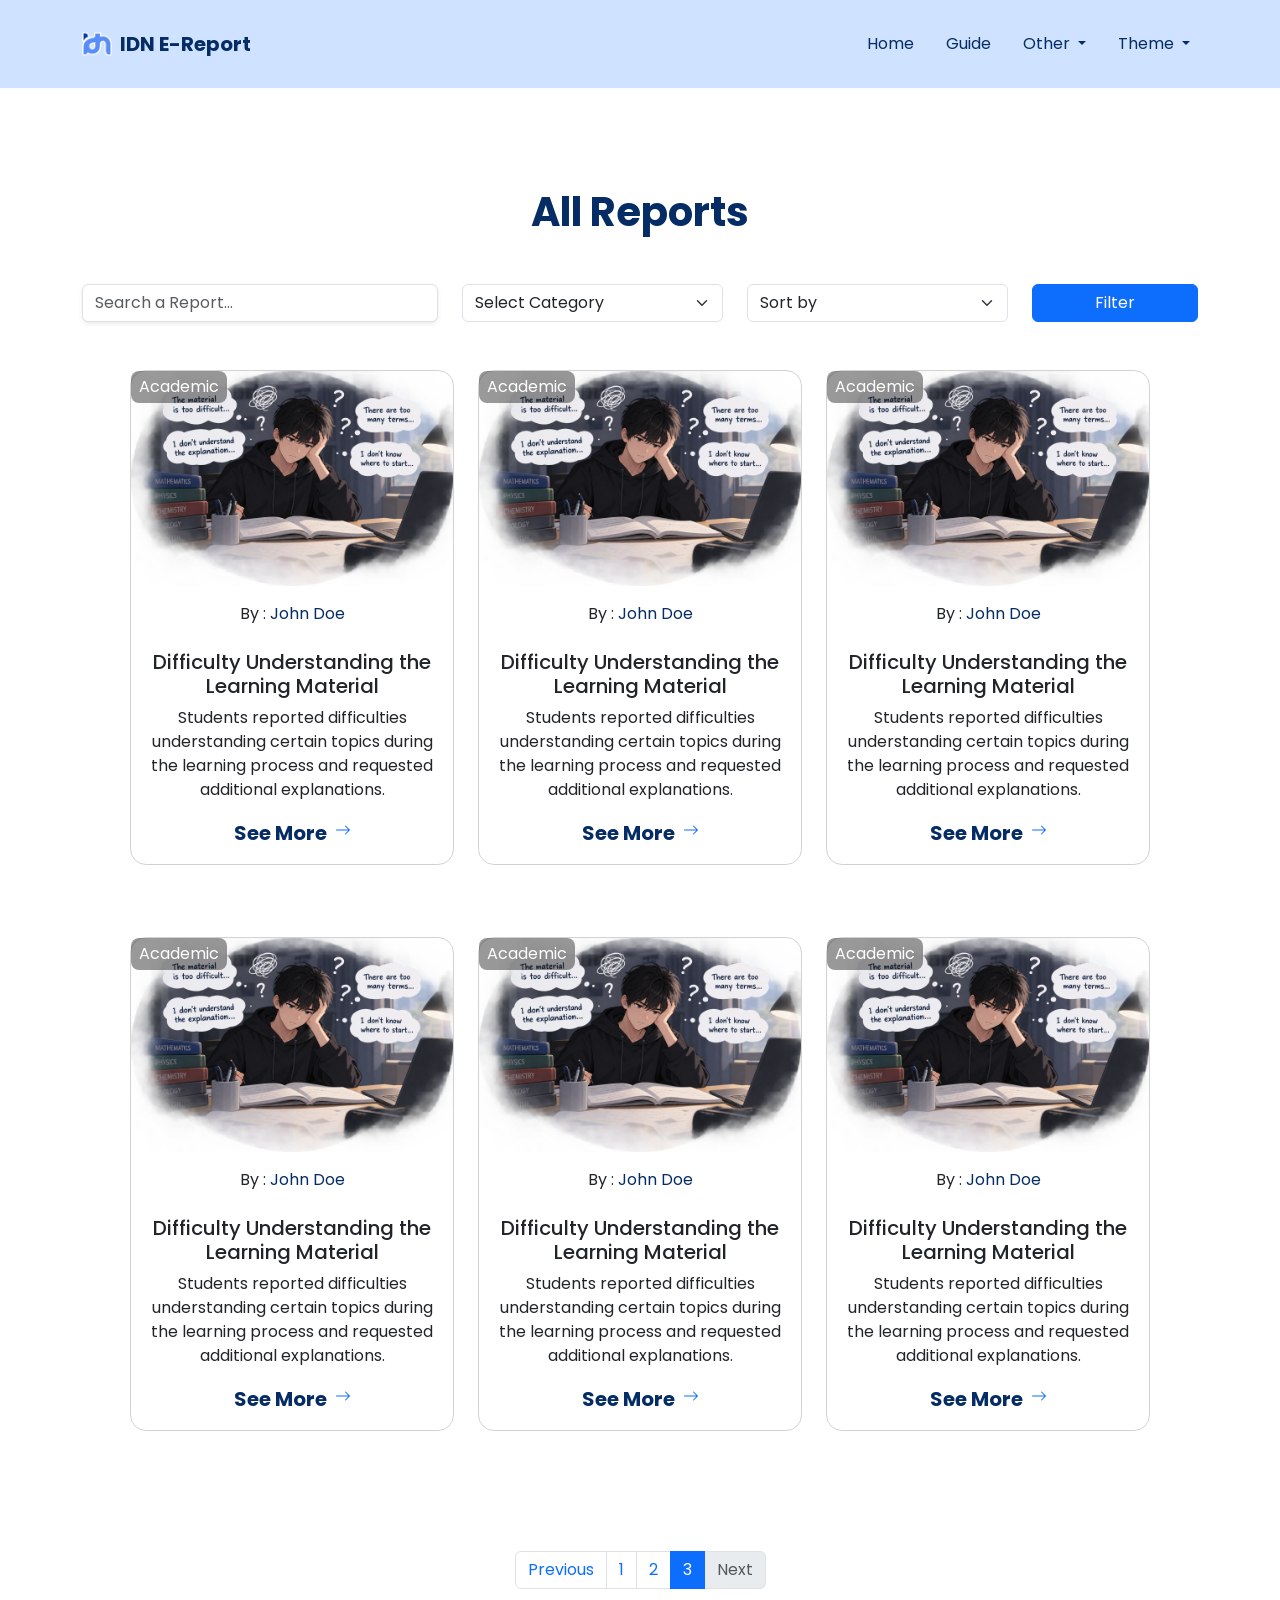
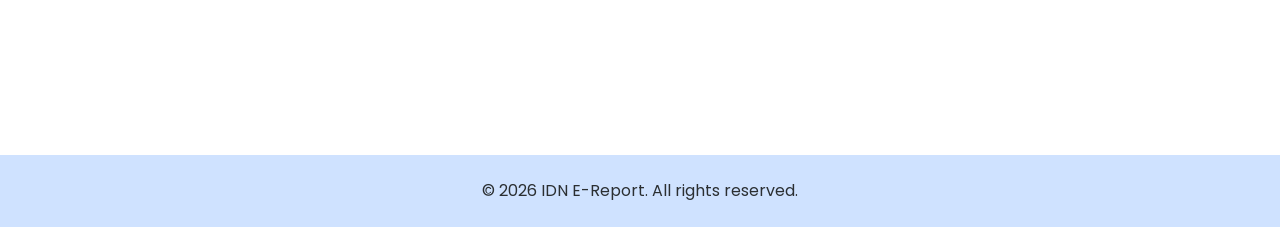
<file: Recent/3.html>
<!doctype html>
<html lang="en">
  <head>
    <meta charset="UTF-8" />
    <meta name="viewport" content="width=device-width, initial-scale=1.0" />
    <link
      href="https://cdn.jsdelivr.net/npm/bootstrap@5.3.8/dist/css/bootstrap.min.css"
      rel="stylesheet"
      integrity="sha384-sRIl4kxILFvY47J16cr9ZwB07vP4J8+LH7qKQnuqkuIAvNWLzeN8tE5YBujZqJLB"
      crossorigin="anonymous"
    />
    <link
      rel="stylesheet"
      href="https://cdnjs.cloudflare.com/ajax/libs/animate.css/4.1.1/animate.min.css"
    />
    <link href="https://unpkg.com/aos@2.3.1/dist/aos.css" rel="stylesheet" />
    <link rel="stylesheet" href="../assets/style.css" />

    <link
      rel="icon"
      type="image/x-icon"
      href="../assets/image/cropped-Frame-88.png"
    />
    <title>Recent | IDN E-Report</title>
  </head>
  <body data-theme="bright">
    <!-- navbar -->
    <nav class="navbar navbar-expand-lg bg-primary-subtle py-4">
      <div class="container">
        <a
          class="navbar-brand d-flex align-items-center gap-2"
          href="../index.html"
        >
          <img
            src="../assets/image/cropped-Frame-88.png"
            alt="Logo"
            width="30"
            class="d-inline-block align-text-top rounded"
          />
          <span class="fw-bold text-primary-emphasis">IDN E-Report</span>
        </a>
        <button
          class="navbar-toggler shadow-none"
          type="button"
          data-bs-toggle="collapse"
          data-bs-target="#navbarNavDropdown"
          aria-controls="navbarNavDropdown"
          aria-expanded="false"
          aria-label="Toggle navigation"
        >
          <span class="navbar-toggler-icon"></span>
        </button>
        <div class="collapse navbar-collapse" id="navbarNavDropdown">
          <ul class="navbar-nav ms-auto gap-3 pt-3 pt-lg-0">
            <li class="nav-item">
              <a
                class="nav-link text-primary-emphasis active"
                aria-current="page"
                href="../index.html"
                >Home</a
              >
            </li>
            <li class="nav-item">
              <a
                class="nav-link text-primary-emphasis active"
                aria-current="page"
                href="./pages/Guide.html"
                >Guide</a
              >
            </li>
            <li class="nav-item dropdown">
              <a
                class="nav-link text-primary-emphasis dropdown-toggle"
                role="button"
                data-bs-toggle="dropdown"
                aria-expanded="false"
              >
                Other
              </a>
              <ul class="dropdown-menu">
                <li>
                  <a class="dropdown-item" href="../Recent/1.html">Recent</a>
                </li>
                <li>
                  <a class="dropdown-item" href="../pages/FAQ.html">FAQ</a>
                </li>
              </ul>
            </li>
            <li class="nav-item dropdown">
              <a
                class="nav-link text-primary-emphasis dropdown-toggle"
                role="button"
                data-bs-toggle="dropdown"
                aria-expanded="false"
              >
                Theme
              </a>

              <ul class="dropdown-menu">
                <li>
                  <a class="dropdown-item theme-option" data-theme="bright">
                    Bright
                  </a>
                </li>

                <li>
                  <a class="dropdown-item theme-option" data-theme="dark">
                    Dark
                  </a>
                </li>
              </ul>
            </li>
          </ul>
        </div>
      </div>
    </nav>

    <!-- reports -->
    <section id="reports">
      <div class="container">
        <div class="text-center">
          <h1 class="fw-bold text-primary-emphasis">All Reports</h1>
          <p class="text-muted lh-lg"></p>

          <div class="row mt-5 gap-3 gap-md-0 justify-content-center">
            <div class="col-12 col-md-4 mb-2 mb-md-0">
              <input
                type="text"
                class="form-control shadow-sm"
                placeholder="Search a Report..."
              />
            </div>
            <div class="col-12 col-md-3 mb-2 mb-md-0">
              <select class="form-select">
                <option value="">Select Category</option>
                <option value="">Academic</option>
                <option value="">Fasility</option>
              </select>
            </div>
            <div class="col-12 col-md-3 mb-2 mb-md-0">
              <select class="form-select">
                <option value="">Sort by</option>
                <option value="">Popular</option>
                <option value="">Latest</option>
                <option value="">Longest</option>
              </select>
            </div>
            <div id="button" class="col-12 col-md-2 mb-2 mb-md-0">
              <button class="btn btn-primary w-100">
                <i class="fa-solid fa-filter"></i>
                Filter
              </button>
            </div>
          </div>

          <section id="recent" class="py-5">
            <div class="container px-3 px-md-5">
              <div class="service row mb-5 justify-content-center">
                <div class="col-12 col-md-6 col-lg-4 mb-4">
                  <div
                    class="card border-1 rounded-4 h-100"
                    style="background-color: transparent"
                  >
                    <div
                      style="background-color: rgba(0, 0, 0, 0.4)"
                      class="position-absolute px-2 py-1 rounded-3"
                    >
                      <a
                        href="#"
                        class="text-white"
                        style="text-decoration: none"
                        >Academic</a
                      >
                    </div>
                    <a href="./single-page.html">
                      <img
                        src="../assets/image/ChatGPT Image 10 Sep 2026, 14.42.06.png"
                        class="card-img-top"
                        alt="..."
                      />
                    </a>
                    <div class="card-body">
                      <p class="mb-4">
                        By :
                        <a
                          href="#"
                          class="text-primary-emphasis"
                          style="text-decoration: none"
                          >John Doe</a
                        >
                      </p>
                      <h5 class="card-title">
                        Difficulty Understanding the Learning Material
                      </h5>
                      <p class="card-text">
                        Students reported difficulties understanding certain
                        topics during the learning process and requested
                        additional explanations.
                      </p>
                      <a
                        class="d-flex justify-content-center link-offset-2 link-offset-3-hover link-underline link-underline-opacity-0 link-underline-opacity-75-hover"
                        href="./single-page.html"
                      >
                        <span class="fw-bold text-primary-emphasis fs-5"
                          >See More</span
                        >
                        <svg
                          xmlns="http://www.w3.org/2000/svg"
                          width="16"
                          height="16"
                          fill="currentColor"
                          class="bi bi-arrow-right ms-2 mt-1"
                          viewBox="0 0 16 16"
                        >
                          <path
                            fill-rule="evenodd"
                            d="M1 8a.5.5 0 0 1 .5-.5h11.793l-3.147-3.146a.5.5 0 0 1 .708-.708l4 4a.5.5 0 0 1 0 .708l-4 4a.5.5 0 0 1-.708-.708L13.293 8.5H1.5A.5.5 0 0 1 1 8z"
                          />
                        </svg>
                      </a>
                    </div>
                  </div>
                </div>

                <div class="col-12 col-md-6 col-lg-4 mb-4">
                  <div
                    class="card border-1 rounded-4 h-100"
                    style="background-color: transparent"
                  >
                    <div
                      style="background-color: rgba(0, 0, 0, 0.4)"
                      class="position-absolute px-2 py-1 rounded-3"
                    >
                      <a
                        href="#"
                        class="text-white"
                        style="text-decoration: none"
                        >Academic</a
                      >
                    </div>
                    <a href="./single-page.html">
                      <img
                        src="../assets/image/ChatGPT Image 10 Sep 2026, 14.42.06.png"
                        class="card-img-top"
                        alt="..."
                      />
                    </a>
                    <div class="card-body">
                      <p class="mb-4">
                        By :
                        <a
                          href="#"
                          class="text-primary-emphasis"
                          style="text-decoration: none"
                          >John Doe</a
                        >
                      </p>
                      <h5 class="card-title">
                        Difficulty Understanding the Learning Material
                      </h5>
                      <p class="card-text">
                        Students reported difficulties understanding certain
                        topics during the learning process and requested
                        additional explanations.
                      </p>
                      <a
                        class="d-flex justify-content-center link-offset-2 link-offset-3-hover link-underline link-underline-opacity-0 link-underline-opacity-75-hover"
                        href="./single-page.html"
                      >
                        <span class="fw-bold text-primary-emphasis fs-5"
                          >See More</span
                        >
                        <svg
                          xmlns="http://www.w3.org/2000/svg"
                          width="16"
                          height="16"
                          fill="currentColor"
                          class="bi bi-arrow-right ms-2 mt-1"
                          viewBox="0 0 16 16"
                        >
                          <path
                            fill-rule="evenodd"
                            d="M1 8a.5.5 0 0 1 .5-.5h11.793l-3.147-3.146a.5.5 0 0 1 .708-.708l4 4a.5.5 0 0 1 0 .708l-4 4a.5.5 0 0 1-.708-.708L13.293 8.5H1.5A.5.5 0 0 1 1 8z"
                          />
                        </svg>
                      </a>
                    </div>
                  </div>
                </div>

                <div class="col-12 col-md-6 col-lg-4 mb-4">
                  <div
                    class="card border-1 rounded-4 h-100"
                    style="background-color: transparent"
                  >
                    <div
                      style="background-color: rgba(0, 0, 0, 0.4)"
                      class="position-absolute px-2 py-1 rounded-3"
                    >
                      <a
                        href="#"
                        class="text-white"
                        style="text-decoration: none"
                        >Academic</a
                      >
                    </div>
                    <a href="./single-page.html">
                      <img
                        src="../assets/image/ChatGPT Image 10 Sep 2026, 14.42.06.png"
                        class="card-img-top"
                        alt="..."
                      />
                    </a>
                    <div class="card-body">
                      <p class="mb-4">
                        By :
                        <a
                          href="#"
                          class="text-primary-emphasis"
                          style="text-decoration: none"
                          >John Doe</a
                        >
                      </p>
                      <h5 class="card-title">
                        Difficulty Understanding the Learning Material
                      </h5>
                      <p class="card-text">
                        Students reported difficulties understanding certain
                        topics during the learning process and requested
                        additional explanations.
                      </p>
                      <a
                        class="d-flex justify-content-center link-offset-2 link-offset-3-hover link-underline link-underline-opacity-0 link-underline-opacity-75-hover"
                        href="./single-page.html"
                      >
                        <span class="fw-bold text-primary-emphasis fs-5"
                          >See More</span
                        >
                        <svg
                          xmlns="http://www.w3.org/2000/svg"
                          width="16"
                          height="16"
                          fill="currentColor"
                          class="bi bi-arrow-right ms-2 mt-1"
                          viewBox="0 0 16 16"
                        >
                          <path
                            fill-rule="evenodd"
                            d="M1 8a.5.5 0 0 1 .5-.5h11.793l-3.147-3.146a.5.5 0 0 1 .708-.708l4 4a.5.5 0 0 1 0 .708l-4 4a.5.5 0 0 1-.708-.708L13.293 8.5H1.5A.5.5 0 0 1 1 8z"
                          />
                        </svg>
                      </a>
                    </div>
                  </div>
                </div>
              </div>
              <div class="service row mb-5 justify-content-center">
                <div class="col-12 col-md-6 col-lg-4 mb-4">
                  <div
                    class="card border-1 rounded-4 h-100"
                    style="background-color: transparent"
                  >
                    <div
                      style="background-color: rgba(0, 0, 0, 0.4)"
                      class="position-absolute px-2 py-1 rounded-3"
                    >
                      <a
                        href="#"
                        class="text-white"
                        style="text-decoration: none"
                        >Academic</a
                      >
                    </div>
                    <a href="./single-page.html">
                      <img
                        src="../assets/image/ChatGPT Image 10 Sep 2026, 14.42.06.png"
                        class="card-img-top"
                        alt="..."
                      />
                    </a>
                    <div class="card-body">
                      <p class="mb-4">
                        By :
                        <a
                          href="#"
                          class="text-primary-emphasis"
                          style="text-decoration: none"
                          >John Doe</a
                        >
                      </p>
                      <h5 class="card-title">
                        Difficulty Understanding the Learning Material
                      </h5>
                      <p class="card-text">
                        Students reported difficulties understanding certain
                        topics during the learning process and requested
                        additional explanations.
                      </p>
                      <a
                        class="d-flex justify-content-center link-offset-2 link-offset-3-hover link-underline link-underline-opacity-0 link-underline-opacity-75-hover"
                        href="./single-page.html"
                      >
                        <span class="fw-bold text-primary-emphasis fs-5"
                          >See More</span
                        >
                        <svg
                          xmlns="http://www.w3.org/2000/svg"
                          width="16"
                          height="16"
                          fill="currentColor"
                          class="bi bi-arrow-right ms-2 mt-1"
                          viewBox="0 0 16 16"
                        >
                          <path
                            fill-rule="evenodd"
                            d="M1 8a.5.5 0 0 1 .5-.5h11.793l-3.147-3.146a.5.5 0 0 1 .708-.708l4 4a.5.5 0 0 1 0 .708l-4 4a.5.5 0 0 1-.708-.708L13.293 8.5H1.5A.5.5 0 0 1 1 8z"
                          />
                        </svg>
                      </a>
                    </div>
                  </div>
                </div>

                <div class="col-12 col-md-6 col-lg-4 mb-4">
                  <div
                    class="card border-1 rounded-4 h-100"
                    style="background-color: transparent"
                  >
                    <div
                      style="background-color: rgba(0, 0, 0, 0.4)"
                      class="position-absolute px-2 py-1 rounded-3"
                    >
                      <a
                        href="#"
                        class="text-white"
                        style="text-decoration: none"
                        >Academic</a
                      >
                    </div>
                    <a href="./single-page.html">
                      <img
                        src="../assets/image/ChatGPT Image 10 Sep 2026, 14.42.06.png"
                        class="card-img-top"
                        alt="..."
                      />
                    </a>
                    <div class="card-body">
                      <p class="mb-4">
                        By :
                        <a
                          href="#"
                          class="text-primary-emphasis"
                          style="text-decoration: none"
                          >John Doe</a
                        >
                      </p>
                      <h5 class="card-title">
                        Difficulty Understanding the Learning Material
                      </h5>
                      <p class="card-text">
                        Students reported difficulties understanding certain
                        topics during the learning process and requested
                        additional explanations.
                      </p>
                      <a
                        class="d-flex justify-content-center link-offset-2 link-offset-3-hover link-underline link-underline-opacity-0 link-underline-opacity-75-hover"
                        href="./single-page.html"
                      >
                        <span class="fw-bold text-primary-emphasis fs-5"
                          >See More</span
                        >
                        <svg
                          xmlns="http://www.w3.org/2000/svg"
                          width="16"
                          height="16"
                          fill="currentColor"
                          class="bi bi-arrow-right ms-2 mt-1"
                          viewBox="0 0 16 16"
                        >
                          <path
                            fill-rule="evenodd"
                            d="M1 8a.5.5 0 0 1 .5-.5h11.793l-3.147-3.146a.5.5 0 0 1 .708-.708l4 4a.5.5 0 0 1 0 .708l-4 4a.5.5 0 0 1-.708-.708L13.293 8.5H1.5A.5.5 0 0 1 1 8z"
                          />
                        </svg>
                      </a>
                    </div>
                  </div>
                </div>

                <div class="col-12 col-md-6 col-lg-4 mb-4">
                  <div
                    class="card border-1 rounded-4 h-100"
                    style="background-color: transparent"
                  >
                    <div
                      style="background-color: rgba(0, 0, 0, 0.4)"
                      class="position-absolute px-2 py-1 rounded-3"
                    >
                      <a
                        href="#"
                        class="text-white"
                        style="text-decoration: none"
                        >Academic</a
                      >
                    </div>
                    <a href="./single-page.html">
                      <img
                        src="../assets/image/ChatGPT Image 10 Sep 2026, 14.42.06.png"
                        class="card-img-top"
                        alt="..."
                      />
                    </a>
                    <div class="card-body">
                      <p class="mb-4">
                        By :
                        <a
                          href="#"
                          class="text-primary-emphasis"
                          style="text-decoration: none"
                          >John Doe</a
                        >
                      </p>
                      <h5 class="card-title">
                        Difficulty Understanding the Learning Material
                      </h5>
                      <p class="card-text">
                        Students reported difficulties understanding certain
                        topics during the learning process and requested
                        additional explanations.
                      </p>
                      <a
                        class="d-flex justify-content-center link-offset-2 link-offset-3-hover link-underline link-underline-opacity-0 link-underline-opacity-75-hover"
                        href="./single-page.html"
                      >
                        <span class="fw-bold text-primary-emphasis fs-5"
                          >See More</span
                        >
                        <svg
                          xmlns="http://www.w3.org/2000/svg"
                          width="16"
                          height="16"
                          fill="currentColor"
                          class="bi bi-arrow-right ms-2 mt-1"
                          viewBox="0 0 16 16"
                        >
                          <path
                            fill-rule="evenodd"
                            d="M1 8a.5.5 0 0 1 .5-.5h11.793l-3.147-3.146a.5.5 0 0 1 .708-.708l4 4a.5.5 0 0 1 0 .708l-4 4a.5.5 0 0 1-.708-.708L13.293 8.5H1.5A.5.5 0 0 1 1 8z"
                          />
                        </svg>
                      </a>
                    </div>
                  </div>
                </div>
              </div>
            </div>
          </section>

          <nav aria-label="Page navigation example">
            <ul class="pagination justify-content-center">
              <li class="page-item">
                <a class="page-link" href="../Recent/2.html">Previous</a>
              </li>
              <li class="page-item">
                <a class="page-link" href="../Recent/1.html">1</a>
              </li>
              <li class="page-item">
                <a class="page-link" href="../Recent/2.html">2</a>
              </li>
              <li class="page-item active">
                <a class="page-link" href="../Recent/3.html">3</a>
              </li>
              <li class="page-item disabled">
                <a class="page-link">Next</a>
              </li>
            </ul>
          </nav>
        </div>
      </div>
    </section>

    <!-- footer -->
    <footer class="bg-primary-subtle py-4">
      <div class="container text-center">
        <p class="mb-0 text-secondary-emphasis">
          &copy; 2026 IDN E-Report. All rights reserved.
        </p>
      </div>
    </footer>

    <!-- JavaScript Bundle with Popper -->
    <script
      src="https://cdn.jsdelivr.net/npm/@popperjs/core@2.11.8/dist/umd/popper.min.js"
      integrity="sha384-I7E8VVD/ismYTF4hNIPjVp/Zjvgyol6VFvRkX/vR+Vc4jQkC+hVqc2pM8ODewa9r"
      crossorigin="anonymous"
    ></script>
    <script
      src="https://cdn.jsdelivr.net/npm/bootstrap@5.3.8/dist/js/bootstrap.min.js"
      integrity="sha384-G/EV+4j2dNv+tEPo3++6LCgdCROaejBqfUeNjuKAiuXbjrxilcCdDz6ZAVfHWe1Y"
      crossorigin="anonymous"
    ></script>
    <script src="https://unpkg.com/aos@2.3.1/dist/aos.js"></script>
    <script>
      AOS.init();
    </script>

    <script>
      document.addEventListener("DOMContentLoaded", () => {
        const themeOptions = document.querySelectorAll(".theme-option");
        const heroImage = document.getElementById("heroImage");

        const savedTheme = localStorage.getItem("portfolio_theme") || "bright";

        // Terapkan theme + gambar saat pertama kali halaman dibuka
        setTheme(savedTheme, false);

        themeOptions.forEach((option) => {
          option.addEventListener("click", (event) => {
            event.preventDefault();

            const selectedTheme = option.dataset.theme;

            setTheme(selectedTheme, true);

            localStorage.setItem("portfolio_theme", selectedTheme);
          });
        });

        function setTheme(theme, animate = true) {
          // Pastikan theme valid
          if (theme !== "bright" && theme !== "dark") {
            theme = "bright";
          }

          const imageSrc =
            theme === "dark"
              ? "assets/image/hero-dark.png"
              : "assets/image/hero-bright.svg";

          // FIRST LOAD
          if (!animate) {
            document.body.setAttribute("data-theme", theme);

            if (heroImage) {
              heroImage.src = imageSrc;
            }

            return;
          }

          // THEME CHANGE ANIMATION
          if (heroImage) {
            heroImage.classList.add("theme-changing");
          }

          setTimeout(() => {
            document.body.setAttribute("data-theme", theme);

            if (heroImage) {
              heroImage.src = imageSrc;
            }

            requestAnimationFrame(() => {
              if (heroImage) {
                heroImage.classList.remove("theme-changing");
              }
            });
          }, 250);
        }
      });
    </script>
  </body>
</html>
</file>
<file: assets/style.css>
@import url("https://fonts.googleapis.com/css2?family=Poppins:ital,wght@0,100;0,200;0,300;0,400;0,500;0,600;0,700;0,800;0,900;1,100;1,200;1,300;1,400;1,500;1,600;1,700;1,800;1,900&display=swap");
html {
  scroll-behavior: smooth;
}

.animate__animated .animate__slideInLeft {
  --animate-delay: 5s;
}
.animate__animated .animate__slideInRight {
  --animate-delay: 10s;
}
.animate__animated .animate__slideInDown {
  --animate-delay: 1s;
}

body {
  font-family: "Roboto", Poppins;
  margin: 0;
  padding: 0;
}
body[data-theme="bright"] {
  --bgb: #ffffff;
  --textb: #100f11;
  --surfaceb: #f5f5f5;
  --primaryb: #0d6efd;

  background-color: var(--bgb);
  color: var(--textb);
}
body[data-theme="dark"] {
  --bg: #0d0720;
  --text: #ffffff;
  --surface: #21262d;
  --primary: #0077ff;

  background-color: var(--bg);
  color: var(--text);
  p {
    color: var(--text);
  }
  h1,
  h2,
  h3,
  h4,
  h5,
  h6 {
    color: var(--text);
  }
}

body[data-theme="dark"] {
  color: #ffffff !important;
}

body[data-theme="dark"] .text-primary-emphasis {
  color: #ffffff !important;
}

body[data-theme="dark"] .text-secondary-emphasis {
  color: #c9d1d9 !important;
}

body[data-theme="dark"] .navbar {
  background-color: #161b22 !important;
}

body[data-theme="dark"] .dropdown-menu {
  background-color: #161b22;
}

body[data-theme="dark"] .dropdown-item {
  color: #ffffff;
}

body[data-theme="dark"] .dropdown-item:hover {
  background-color: #21262d;
}

body[data-theme="dark"] .bg-primary-subtle {
  background-color: var(--surface) !important;
}
body[data-theme="dark"] .shadow {
  box-shadow: 0 4px 12px rgb(0, 200, 255) !important;
}
body[data-theme="dark"] .serex:hover {
  box-shadow: 0 8px 20px var(--primary) !important;
  transform: translateY(-5px);
}
body[data-theme="dark"] .accordion-button {
  background-color: var(--surface) !important;
  color: var(--text) !important;
}
body[data-theme="dark"] #recent .card {
  background-color: #21262d !important;
  color: var(--text) !important;
}
body[data-theme="dark"] button {
  background-color: var(--primary) !important; 
}

/* =========================
   THEME TRANSITION
   ========================= */

body,
.navbar,
.dropdown-menu,
.dropdown-item,
section,
.card,
.btn,
p,
h1,
h2,
h3,
h4,
h5,
h6,
a {
  transition:
    background-color 0.5s ease,
    color 0.5s ease,
    border-color 0.5s ease,
    box-shadow 0.5s ease;
}
#heroImage {
  opacity: 1;
  transform: scale(1);

  transition:
    opacity 0.3s ease,
    transform 0.4s ease;
}

#heroImage.theme-changing {
  opacity: 0;
  transform: scale(0.96);
}

/* native */
.hero .col img {
  width: 400px;
}
#about .col img {
  width: 500px;
}

section {
  padding-top: 100px;
  padding-bottom: 50px;
}

footer {
  margin-top: 100px;
  padding-bottom: 20px;
}
.footer-link {
  text-decoration: none;
  color: var(--textb);
}
.footer-link:hover {
  text-decoration: underline;
}

.form-row{ margin-bottom: 20px; }
.form-row label{
  display: block;
  font-family: 'Inter', sans-serif;
  font-size: 10.5px;
  letter-spacing: 0.1em;
  text-transform: uppercase;
  margin-bottom: 8px;
}
.form-row input, .form-row textarea{
  width: 100%;
  background: var(--surfaceb);
  border: 1px solid skyblue;
  border-radius: 3px;
  padding: 13px 14px;
  color: var(--bgb);
  font-size: 0.95rem;
  transition: border-color .25s ease, box-shadow .25s ease;
}
.form-row input:focus, .form-row textarea:focus{
  outline: none;
  border-color: black;
  box-shadow: 0 0 10px skyblue;
}
.form-row textarea{ resize: vertical; min-height: 120px; }

.form-note{
  margin-top: 14px;
  font-family: 'Inter', sans-serif;
  font-size: 11px;
  color: var(--text);
}
.btnbtn-primary {
  font-family: sans-serif;
  border-color: #ffffff;
  border-radius: 4px;
    color: var(--text);
    background-color: var(--surface);
}

@media screen and (max-width: 510px) {
  .hero .col img {
    width: 80%;
  }

  #about .col img {
    width: 100%;
  }
}
</file>
